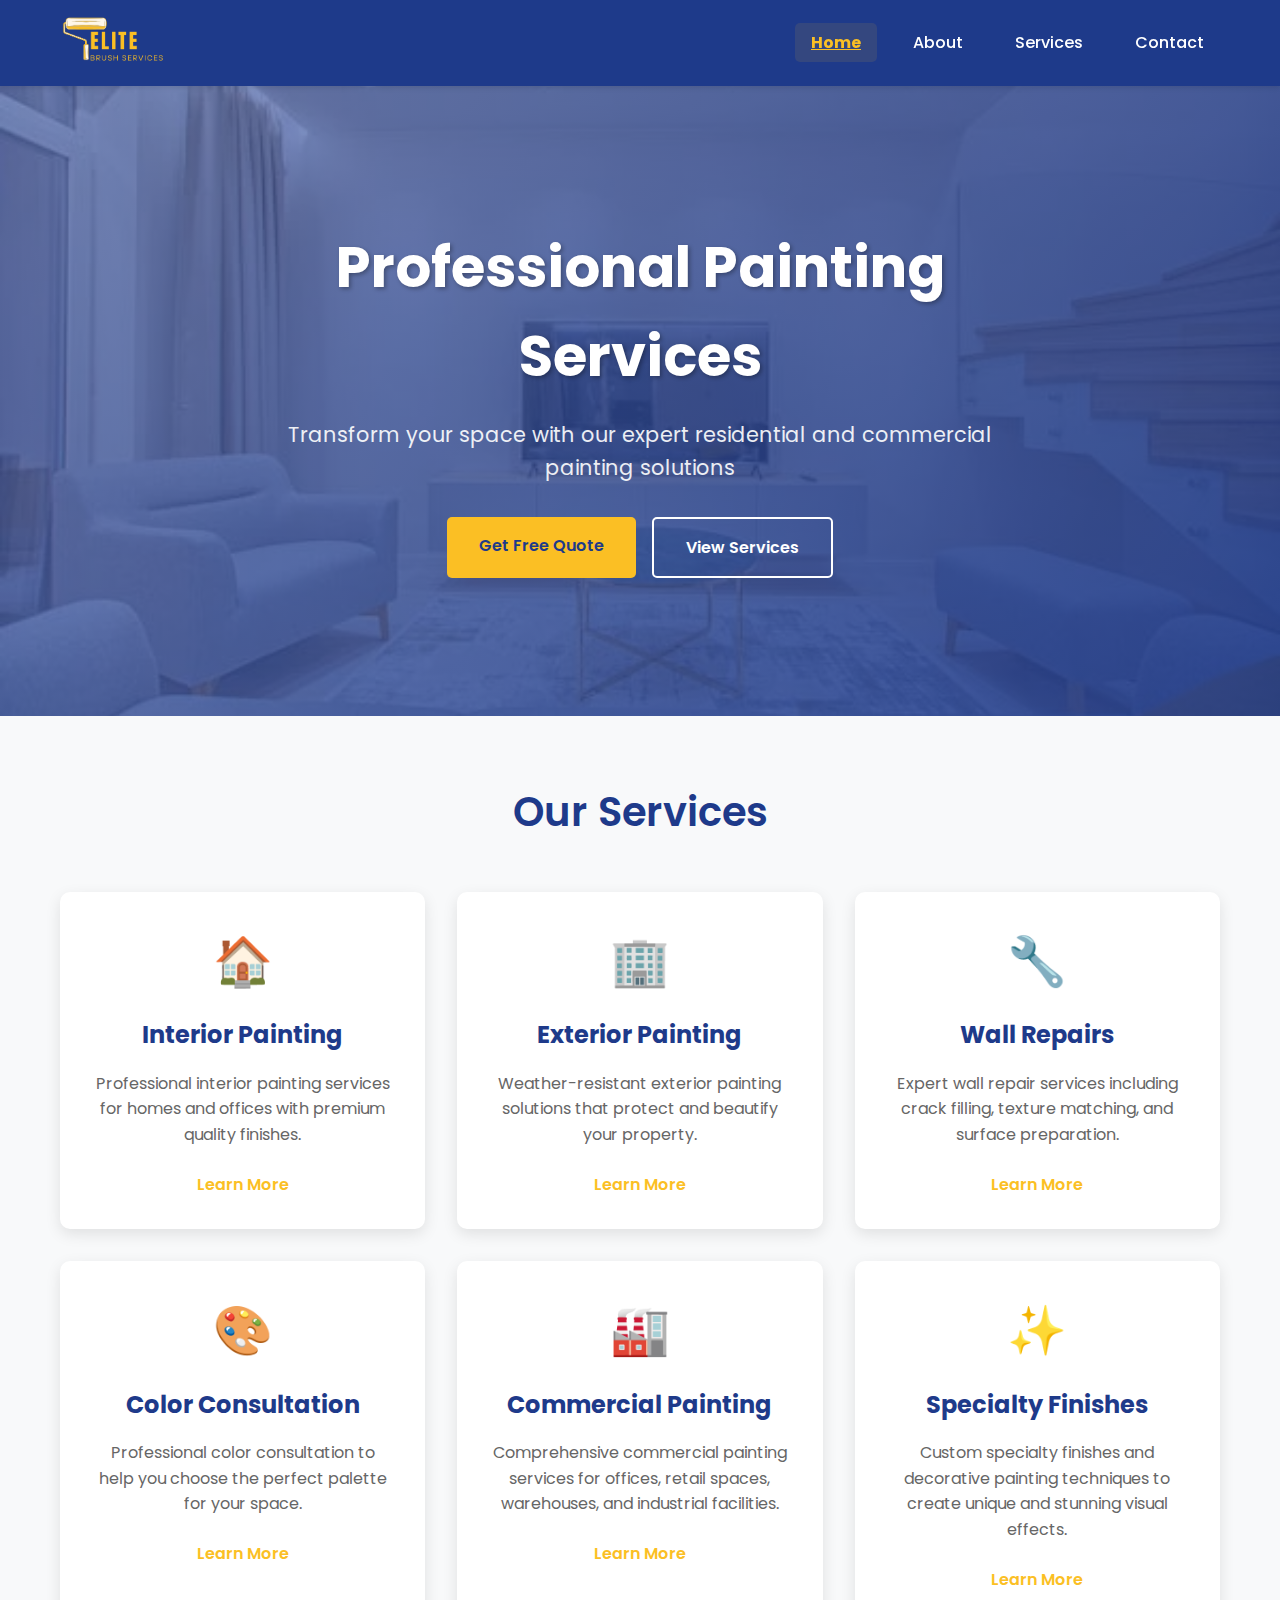
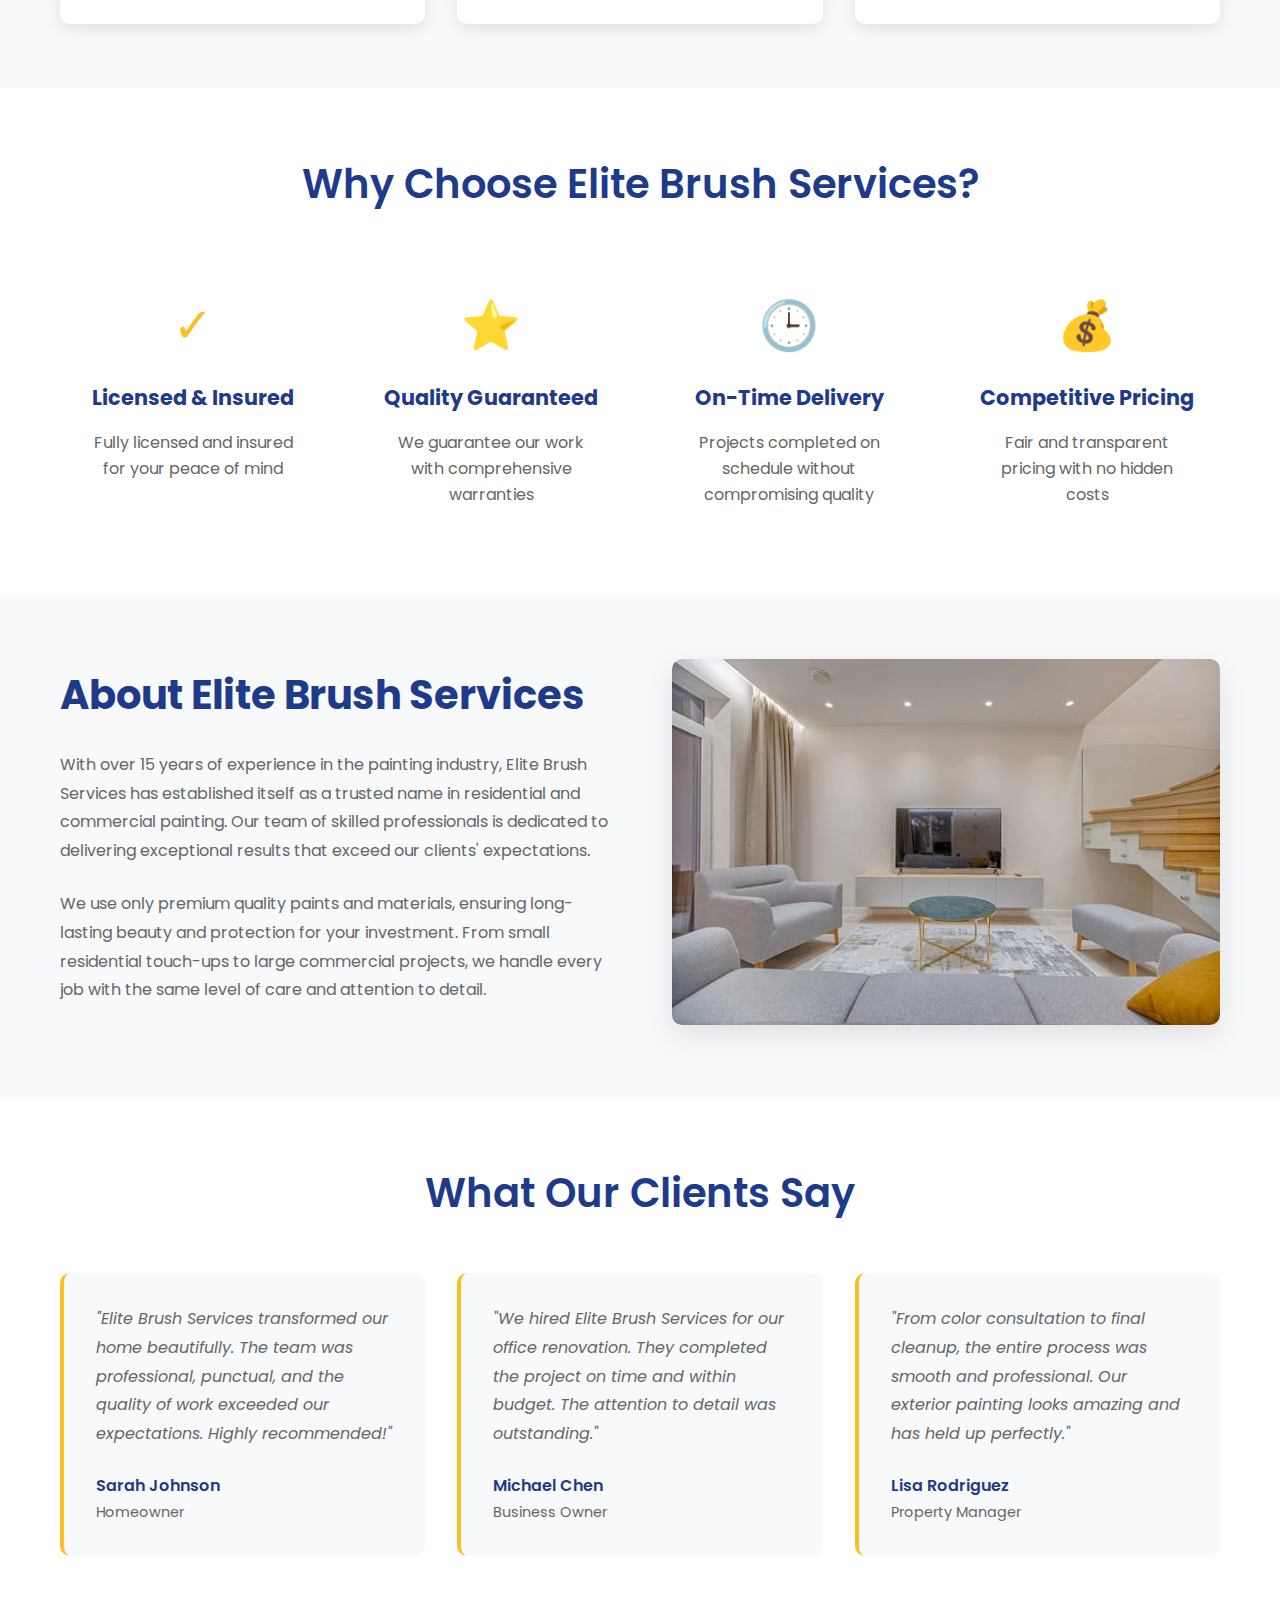
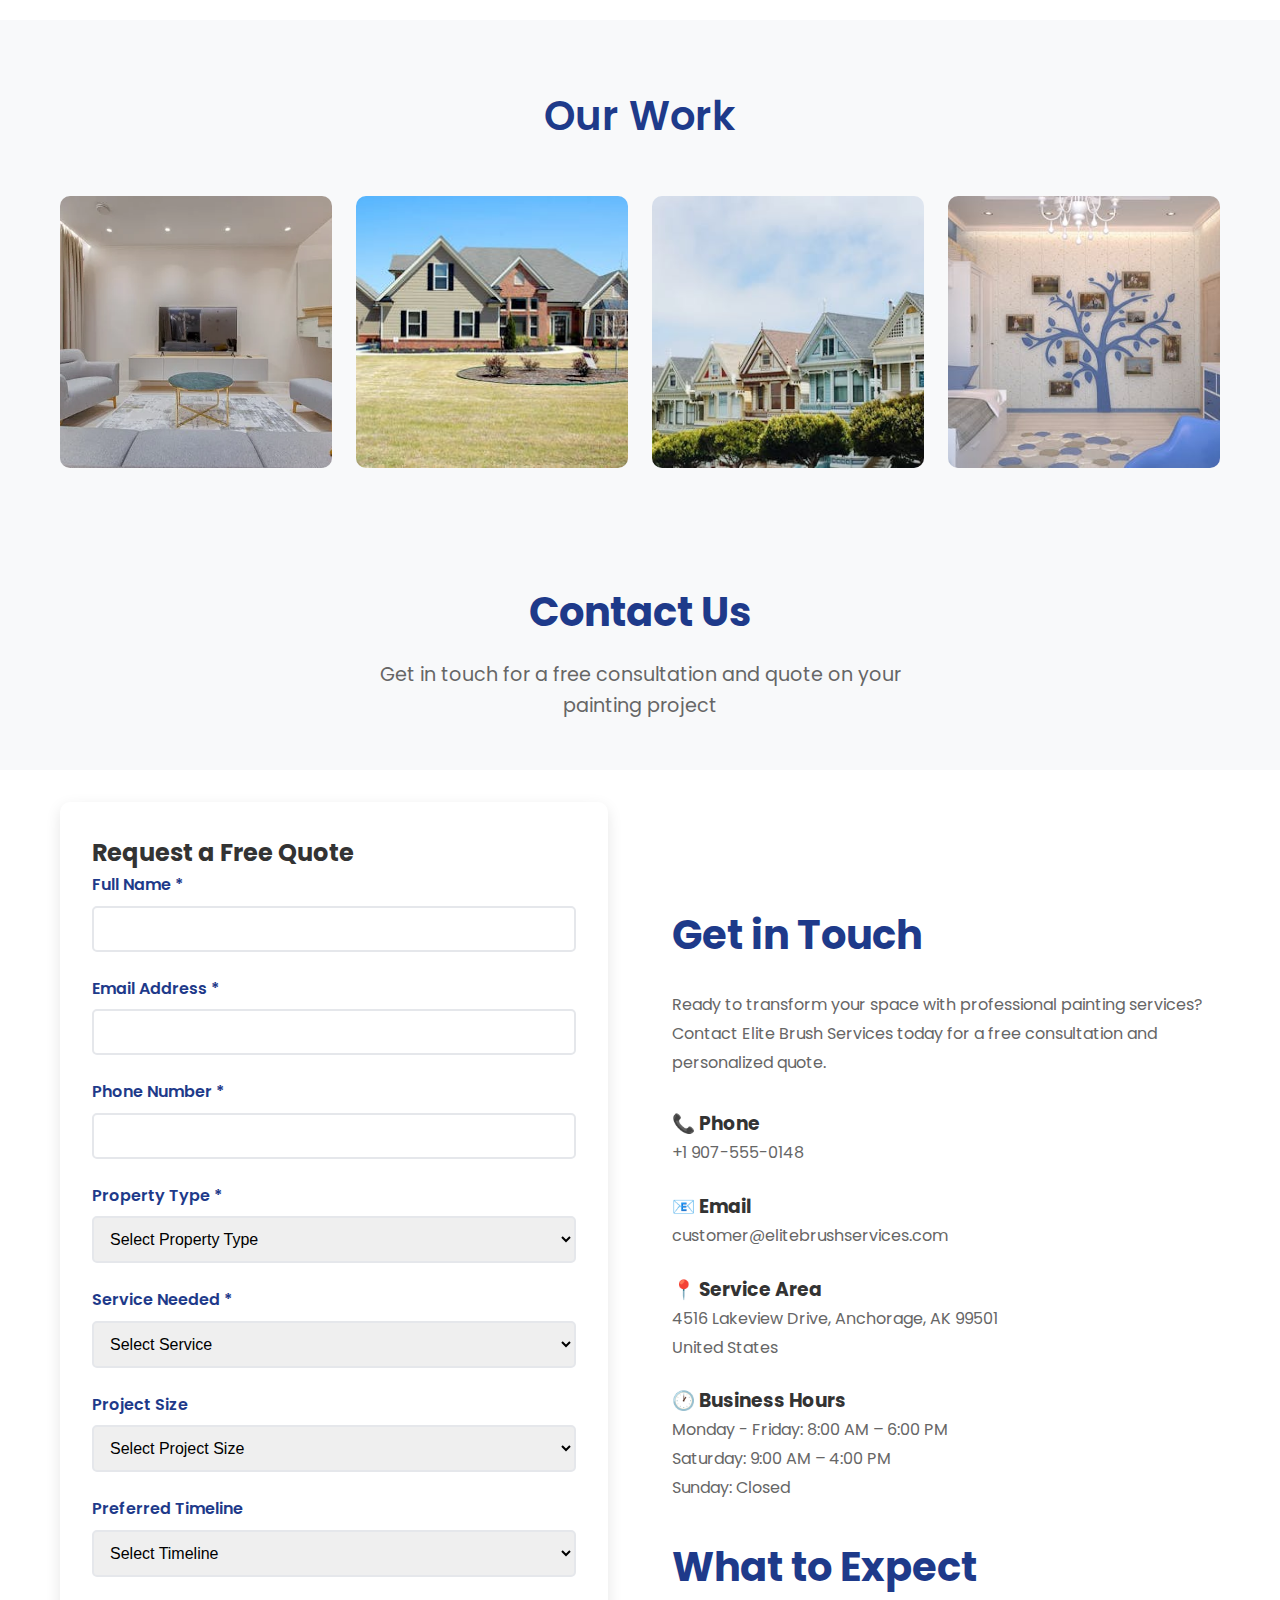
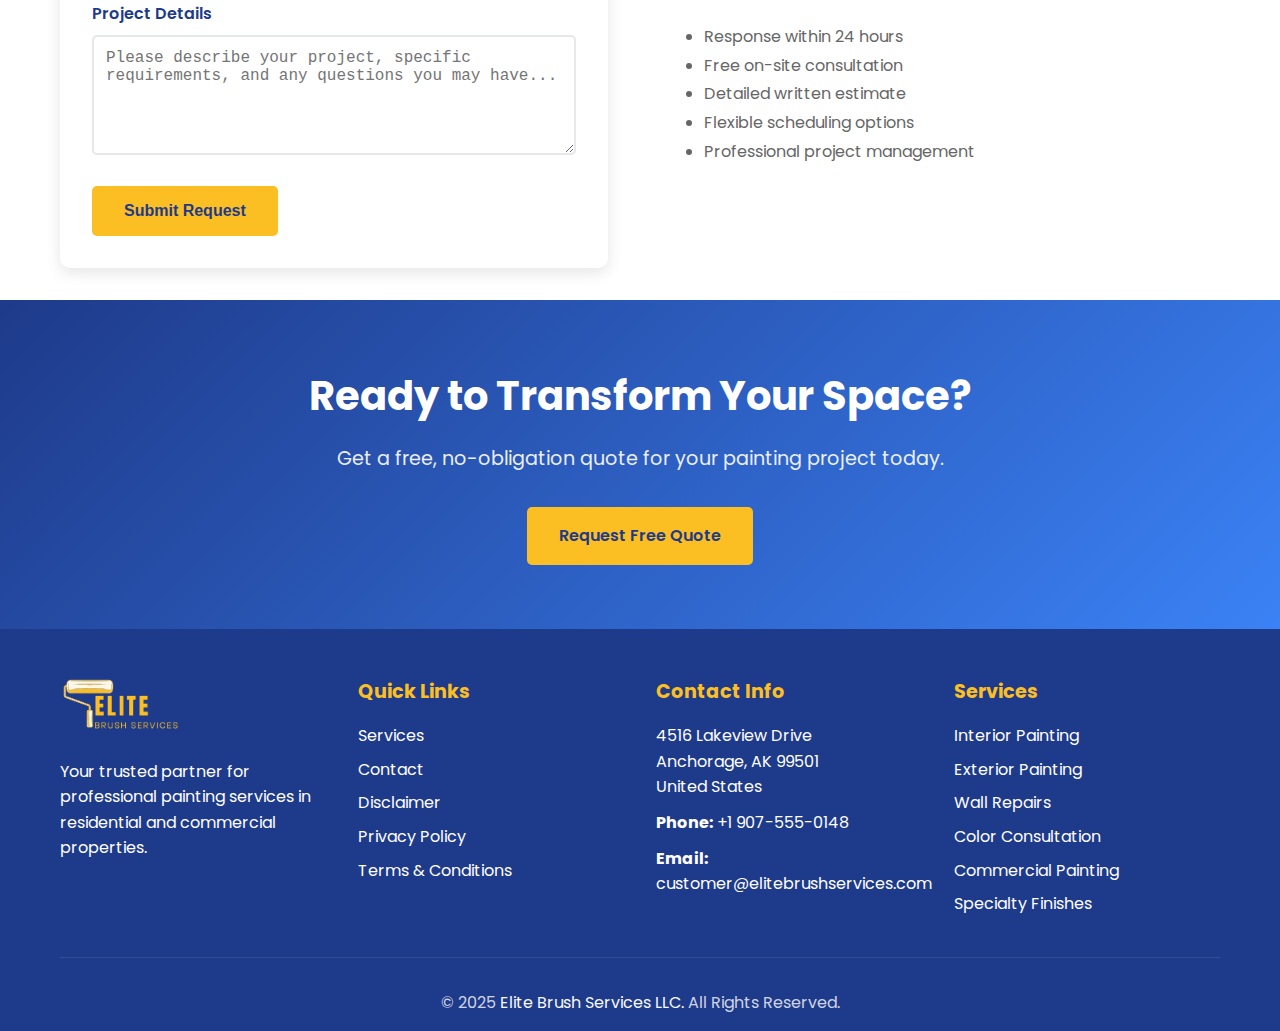
<file: index.html>
<!DOCTYPE html>
<html lang="en">
<head>
    <meta charset="UTF-8">
    <meta name="viewport" content="width=device-width, initial-scale=1.0">
    <title>Elite Brush Services - Professional Painting Services</title>
    <meta name="description" content="Elite Brush Services offers professional residential and commercial painting services including interior/exterior painting, wall repairs, and color consultation.">
    <link href="https://fonts.googleapis.com/css2?family=Poppins:wght@300;400;500;600;700&display=swap" rel="stylesheet">
    <link rel="stylesheet" href="styles.css">
    <link rel="shortcut icon" href="uploads/renovation.png" type="image/x-icon">
    <style>
        /* Basic styling */
.header {
    background: #1e3a8a;
    color: #fff;
    padding: 15px 0;
}
.header .container {
    display: flex;
    justify-content: space-between;
    align-items: center;
    flex-wrap: wrap;
}
.nav-brand h1 {
    margin: 0;
    font-size: 24px;
}
.nav-menu {
    list-style: none;
    display: flex;
    gap: 20px;
    margin: 0;
    padding: 0;
}
.nav-link {
    color: white;
    text-decoration: none;
}
.nav-link.active {
    font-weight: bold;
    text-decoration: underline;
}

/* Toggle button (hamburger) */
.menu-toggle {
    display: none;
    font-size: 28px;
    cursor: pointer;
    color: white;
}

/* Responsive styles */
@media (max-width: 768px) {
    .menu-toggle {
        display: block;
    }

    .nav {
        width: 100%;
        display: none;
    }

    .nav-menu {
        flex-direction: column;
        background: #444;
        padding: 10px;
    }

    .nav-menu li {
        margin-bottom: 10px;
    }

    .nav.active {
        display: block;
    }
}

    </style>
</head>
<body>
   <header class="header">
    <div class="container">
        <div class="nav-brand">
           <a href="index.html"> <img src="uploads/Painting-logo.png" alt="" width="35%"></a>
        </div>
        <div class="menu-toggle" id="menu-toggle">
            &#9776;
        </div>
        <nav class="nav" id="nav">
            <ul class="nav-menu">
                <li><a href="index.html" class="nav-link active">Home</a></li>
                <li><a href="#about" class="nav-link">About</a></li>
                <li><a href="#services" class="nav-link">Services</a></li>
                <li><a href="#contact" class="nav-link">Contact</a></li>
            </ul>
        </nav>
    </div>
</header>


    <main>
        <!-- Hero Section -->
        <section class="hero">
            <div class="hero-content">
                <h2 class="hero-title">Professional Painting Services</h2>
                <p class="hero-subtitle">Transform your space with our expert residential and commercial painting solutions</p>
                <div class="hero-buttons">
                    <a href="#contact" class="btn btn-primary">Get Free Quote</a>
                    <a href="#services" class="btn btn-secondary">View Services</a>
                </div>
            </div>
            <div class="hero-overlay"></div>
        </section>

        <!-- Services Section -->
        <section id="services" class="services-preview">
            <div class="container">
                <h2 class="section-title">Our Services</h2>
                <div class="services-grid">
                    <div class="service-card">
                        <div class="service-icon">🏠</div>
                        <h3>Interior Painting</h3>
                        <p>Professional interior painting services for homes and offices with premium quality finishes.</p>
                        <a href="interior-painting.html" class="service-link">Learn More</a>
                    </div>
                    <div class="service-card">
                        <div class="service-icon">🏢</div>
                        <h3>Exterior Painting</h3>
                        <p>Weather-resistant exterior painting solutions that protect and beautify your property.</p>
                        <a href="exterior-painting.html" class="service-link">Learn More</a>
                    </div>
                    <div class="service-card">
                        <div class="service-icon">🔧</div>
                        <h3>Wall Repairs</h3>
                        <p>Expert wall repair services including crack filling, texture matching, and surface preparation.</p>
                        <a href="wall-repair.html" class="service-link">Learn More</a>
                    </div>
                    <div class="service-card">
                        <div class="service-icon">🎨</div>
                        <h3>Color Consultation</h3>
                        <p>Professional color consultation to help you choose the perfect palette for your space.</p>
                        <a href="color-consultaion.html" class="service-link">Learn More</a>
                    </div>
                        <div class="service-card">
                        <div class="service-icon">🏭</div>
                        <h3>Commercial Painting</h3>
                        <p>Comprehensive commercial painting services for offices, retail spaces, warehouses, and industrial facilities.</p>
                       
                        <a href="commercial-painting.html" class="service-link">Learn More</a>
                    </div>
                       <div class="service-card">
                        <div class="service-icon">✨</div>
                        <h3>Specialty Finishes</h3>
                        <p>Custom specialty finishes and decorative painting techniques to create unique and stunning visual effects.</p>
                        <a href="speciality-finish.html" class="service-link">Learn More</a>
                    </div>
                </div>
            </div>
        </section>

        <!-- Why Choose Us Section -->
        <section class="why-choose-us">
            <div class="container">
                <h2 class="section-title">Why Choose Elite Brush Services?</h2>
                <div class="features-grid">
                    <div class="feature-item">
                        <div class="feature-icon">✓</div>
                        <h3>Licensed & Insured</h3>
                        <p>Fully licensed and insured for your peace of mind</p>
                    </div>
                    <div class="feature-item">
                        <div class="feature-icon">⭐</div>
                        <h3>Quality Guaranteed</h3>
                        <p>We guarantee our work with comprehensive warranties</p>
                    </div>
                    <div class="feature-item">
                        <div class="feature-icon">🕒</div>
                        <h3>On-Time Delivery</h3>
                        <p>Projects completed on schedule without compromising quality</p>
                    </div>
                    <div class="feature-item">
                        <div class="feature-icon">💰</div>
                        <h3>Competitive Pricing</h3>
                        <p>Fair and transparent pricing with no hidden costs</p>
                    </div>
                </div>
            </div>
        </section>

        <!-- About Section -->
        <section id="about" class="about-preview">
            <div class="container">
                <div class="about-content">
                    <div class="about-text">
                        <h2>About Elite Brush Services</h2>
                        <p>With over 15 years of experience in the painting industry, Elite Brush Services has established itself as a trusted name in residential and commercial painting. Our team of skilled professionals is dedicated to delivering exceptional results that exceed our clients' expectations.</p>
                        <p>We use only premium quality paints and materials, ensuring long-lasting beauty and protection for your investment. From small residential touch-ups to large commercial projects, we handle every job with the same level of care and attention to detail.</p>
                        
                    </div>
                    <div class="about-image">
                        <img src="uploads/about.png" alt="Professional painters at work">
                    </div>
                </div>
            </div>
        </section>

        <!-- Testimonials Section -->
        <section class="testimonials">
            <div class="container">
                <h2 class="section-title">What Our Clients Say</h2>
                <div class="testimonials-grid">
                    <div class="testimonial-card">
                        <div class="testimonial-content">
                            <p>"Elite Brush Services transformed our home beautifully. The team was professional, punctual, and the quality of work exceeded our expectations. Highly recommended!"</p>
                        </div>
                        <div class="testimonial-author">
                            <h4>Sarah Johnson</h4>
                            <span>Homeowner</span>
                        </div>
                    </div>
                    <div class="testimonial-card">
                        <div class="testimonial-content">
                            <p>"We hired Elite Brush Services for our office renovation. They completed the project on time and within budget. The attention to detail was outstanding."</p>
                        </div>
                        <div class="testimonial-author">
                            <h4>Michael Chen</h4>
                            <span>Business Owner</span>
                        </div>
                    </div>
                    <div class="testimonial-card">
                        <div class="testimonial-content">
                            <p>"From color consultation to final cleanup, the entire process was smooth and professional. Our exterior painting looks amazing and has held up perfectly."</p>
                        </div>
                        <div class="testimonial-author">
                            <h4>Lisa Rodriguez</h4>
                            <span>Property Manager</span>
                        </div>
                    </div>
                </div>
            </div>
        </section>

        <!-- Gallery Section -->
        <section class="gallery">
            <div class="container">
                <h2 class="section-title">Our Work</h2>
                <div class="gallery-grid">
                    <div class="gallery-item">
                        <img src="uploads/about.png" alt="Interior painting project">
                        <div class="gallery-overlay">
                            <h3>Interior Painting</h3>
                        </div>
                    </div>
                    <div class="gallery-item">
                        <img src="uploads/exterior.jpeg" alt="Exterior house painting">
                        <div class="gallery-overlay">
                            <h3>Exterior Painting</h3>
                        </div>
                    </div>
                    <div class="gallery-item">
                        <img src="uploads/commercial.jpeg">
                        <div class="gallery-overlay">
                            <h3>Commercial Project</h3>
                        </div>
                    </div>
                    <div class="gallery-item">
                        <img src="uploads/textile.jpeg" alt="Wall texture work">
                        <div class="gallery-overlay">
                            <h3>Texture Coating</h3>
                        </div>
                    </div>
                </div>
            </div>
        </section>

           <main>
        <section id="contact" class="page-header">
            <div class="container">
                <h1>Contact Us</h1>
                <p>Get in touch for a free consultation and quote on your painting project</p>
            </div>
        </section>

        <section class="page-content">
            <div class="container">
                <div class="about-content">
                    <div class="contact-form">
                        <h2>Request a Free Quote</h2>
                    <form id="serviceRequestForm">
    <div class="form-group">
        <label for="name">Full Name *</label>
        <input type="text" id="name" name="name" required>
    </div>
    
    <div class="form-group">
        <label for="email">Email Address *</label>
        <input type="email" id="email" name="email" required>
    </div>
    
    <div class="form-group">
        <label for="phone">Phone Number *</label>
        <input type="tel" id="phone" name="phone" required>
    </div>
    
    <div class="form-group">
        <label for="property-type">Property Type *</label>
        <select id="property-type" name="property-type" required>
            <option value="">Select Property Type</option>
            <option value="residential">Residential</option>
            <option value="commercial">Commercial</option>
            <option value="industrial">Industrial</option>
        </select>
    </div>
    
    <div class="form-group">
        <label for="service-type">Service Needed *</label>
        <select id="service-type" name="service-type" required>
            <option value="">Select Service</option>
            <option value="interior-painting">Interior Painting</option>
            <option value="exterior-painting">Exterior Painting</option>
            <option value="wall-repairs">Wall Repairs</option>
            <option value="color-consultation">Color Consultation</option>
            <option value="specialty-finishes">Specialty Finishes</option>
            <option value="maintenance">Maintenance Services</option>
        </select>
    </div>
    
    <div class="form-group">
        <label for="project-size">Project Size</label>
        <select id="project-size" name="project-size">
            <option value="">Select Project Size</option>
            <option value="small">Small (1-2 rooms)</option>
            <option value="medium">Medium (3-5 rooms)</option>
            <option value="large">Large (Whole house/building)</option>
            <option value="commercial">Commercial Project</option>
        </select>
    </div>
    
    <div class="form-group">
        <label for="timeline">Preferred Timeline</label>
        <select id="timeline" name="timeline">
            <option value="">Select Timeline</option>
            <option value="asap">ASAP</option>
            <option value="1-2-weeks">1-2 Weeks</option>
            <option value="1-month">Within 1 Month</option>
            <option value="flexible">Flexible</option>
        </select>
    </div>
    
    <div class="form-group">
        <label for="message">Project Details</label>
        <textarea id="message" name="message" placeholder="Please describe your project, specific requirements, and any questions you may have..."></textarea>
    </div>
    
    <button type="submit" class="btn btn-primary">Submit Request</button>
</form>

<script>
    document.getElementById('serviceRequestForm').addEventListener('submit', function (e) {
        e.preventDefault(); // prevent actual submission

        const form = e.target;
        const requiredFields = form.querySelectorAll('[required]');
        let isValid = true;

        requiredFields.forEach(field => {
            if (!field.value.trim()) {
                isValid = false;
                field.style.border = "2px solid red";
            } else {
                field.style.border = "";
            }
        });

        if (isValid) {
            // Show popup
            alert("Thank you! Your service request has been submitted.");
            form.reset(); // Reset form
        } else {
            alert("Please fill out all required fields.");
        }
    });
</script>

                    </div>
                    
                   <div class="about-text">
    <h2>Get in Touch</h2>
    <p>Ready to transform your space with professional painting services? Contact Elite Brush Services today for a free consultation and personalized quote.</p>
    
    <div style="margin: 2rem 0;">
        <h3>📞 Phone</h3>
        <p style="color: #666; margin-bottom: 1.5rem;">
            <a href="tel:+19075550148" style="color: inherit; text-decoration: none;">+1 907-555-0148</a>
        </p>
        
        <h3>📧 Email</h3>
        <p style="color: #666; margin-bottom: 1.5rem;">
            <a href="mailto:customer@elitebrushservices.com" style="color: inherit; text-decoration: none;">customer@elitebrushservices.com</a>
        </p>
        
        <h3>📍 Service Area</h3>
        <p style="color: #666; margin-bottom: 1.5rem;">
            4516 Lakeview Drive, Anchorage, AK 99501<br>
            United States
        </p>
        
        <h3>🕐 Business Hours</h3>
        <p style="color: #666; margin-bottom: 1.5rem;">
            Monday - Friday: 8:00 AM – 6:00 PM<br>
            Saturday: 9:00 AM – 4:00 PM<br>
            Sunday: Closed
        </p>
    </div>
    
    <h2>What to Expect</h2>
    <ul style="color: #666; line-height: 1.8; margin-left: 2rem;">
        <li>Response within 24 hours</li>
        <li>Free on-site consultation</li>
        <li>Detailed written estimate</li>
        <li>Flexible scheduling options</li>
        <li>Professional project management</li>
    </ul>
</div>

                </div>
            </div>
        </section>

     
    </main>


        <!-- Call to Action Section -->
        <section class="cta">
            <div class="container">
                <div class="cta-content">
                    <h2>Ready to Transform Your Space?</h2>
                    <p>Get a free, no-obligation quote for your painting project today.</p>
                    <a href="#contact" class="btn btn-primary">Request Free Quote</a>
                </div>
            </div>
        </section>
    </main>

    <footer class="footer">
        <div class="container">
            <div class="footer-content">
                <div class="footer-section">
                     <a href="index.html"> <img src="uploads/Painting-logo.png" alt="" width="45%" style="margin-bottom: 20px;"></a>
                    <p>Your trusted partner for professional painting services in residential and commercial properties.</p>
                </div>
                <div class="footer-section">
                    <h3>Quick Links</h3>
                    <ul>
                       
                        <li><a href="#services">Services</a></li>
                        <li><a href="#contact">Contact</a></li>
                        <li><a href="disclaimer.html">Disclaimer</a></li>
                          <li><a href="privacy-policy.html">Privacy Policy</a></li>
                        <li><a href="terms-conditions.html">Terms & Conditions</a></li>
                    </ul>
                </div>
             <div class="footer-section">
    <h3>Contact Info</h3>
    <p style="margin-bottom: 10px;">4516 Lakeview Drive<br>
    Anchorage, AK 99501<br>
    United States</p>
    
    <p style="margin-bottom: 10px;">
        <strong>Phone:</strong> 
        <a href="tel:+19075550148" style="color: inherit; text-decoration: none;">
            +1 907-555-0148
        </a>
    </p>

    <p style="margin-bottom: 10px;">
        <strong>Email:</strong> 
        <a href="mailto:customer@elitebrushservices.com" style="color: inherit; text-decoration: none;">
            customer@elitebrushservices.com
        </a>
    </p>
</div>

                <div class="footer-section">
                    <h3>Services</h3>
                    <ul>
                        <li><a href="interior-painting.html">Interior Painting</a></li>
                        <li><a href="exterior-painting.html">Exterior Painting</a></li>
                        <li><a href="wall-repair.html">Wall Repairs</a></li>
                        <li><a href="color-consultaion.html">Color Consultation</a></li>
                        <li><a href="commercial-painting.html">Commercial Painting</a></li>
                        <li><a href="speciality-finish.html">Specialty Finishes</a></li>
                    </ul>
                </div>
            </div>
            <div class="footer-bottom">
                <p>&copy; 2025 <a href="https://elitebrushservices.com" target="_blank" style="text-decoration: none; color: #f8f9fa;">Elite Brush Services LLC. </a>All Rights Reserved.</p>
            </div>
        </div>
    </footer>
    <script>
    const toggle = document.getElementById('menu-toggle');
    const nav = document.getElementById('nav');

    toggle.addEventListener('click', () => {
        nav.classList.toggle('active');
    });
</script>

</body>
</html>
</file>
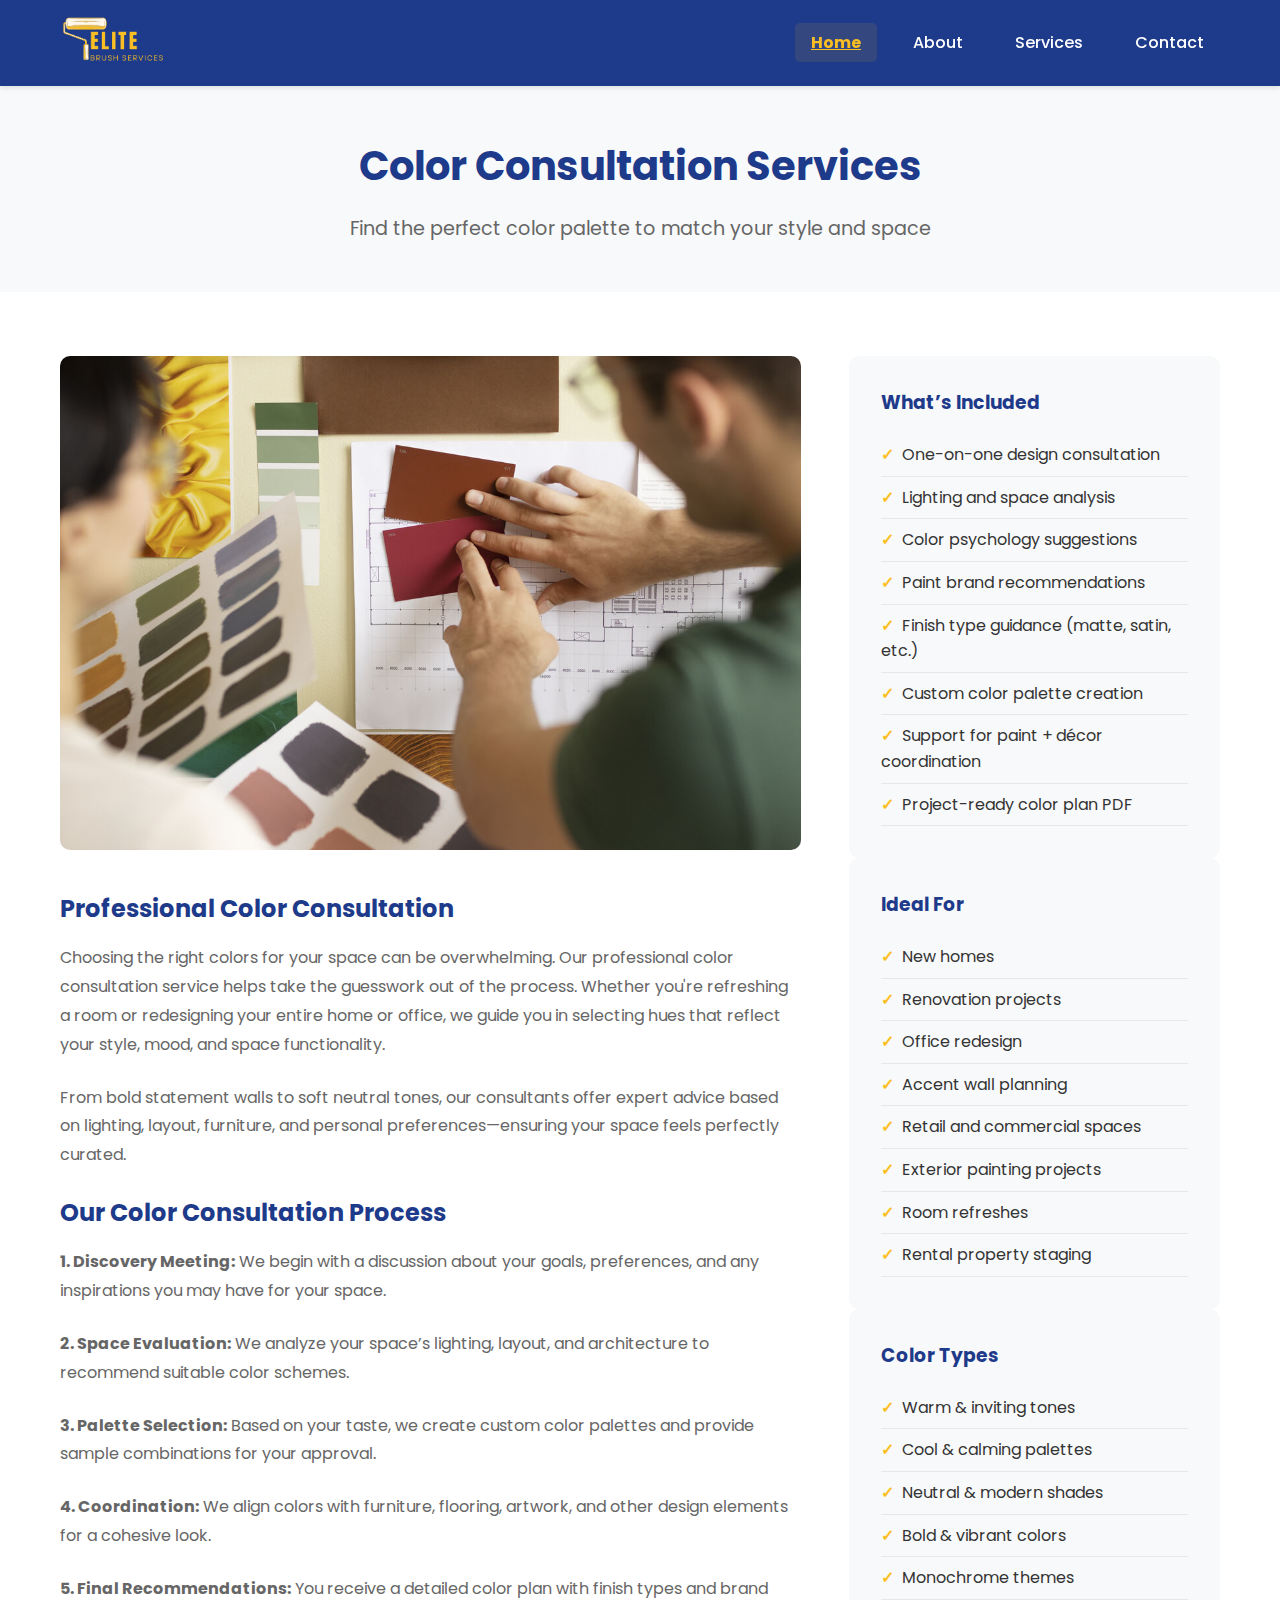
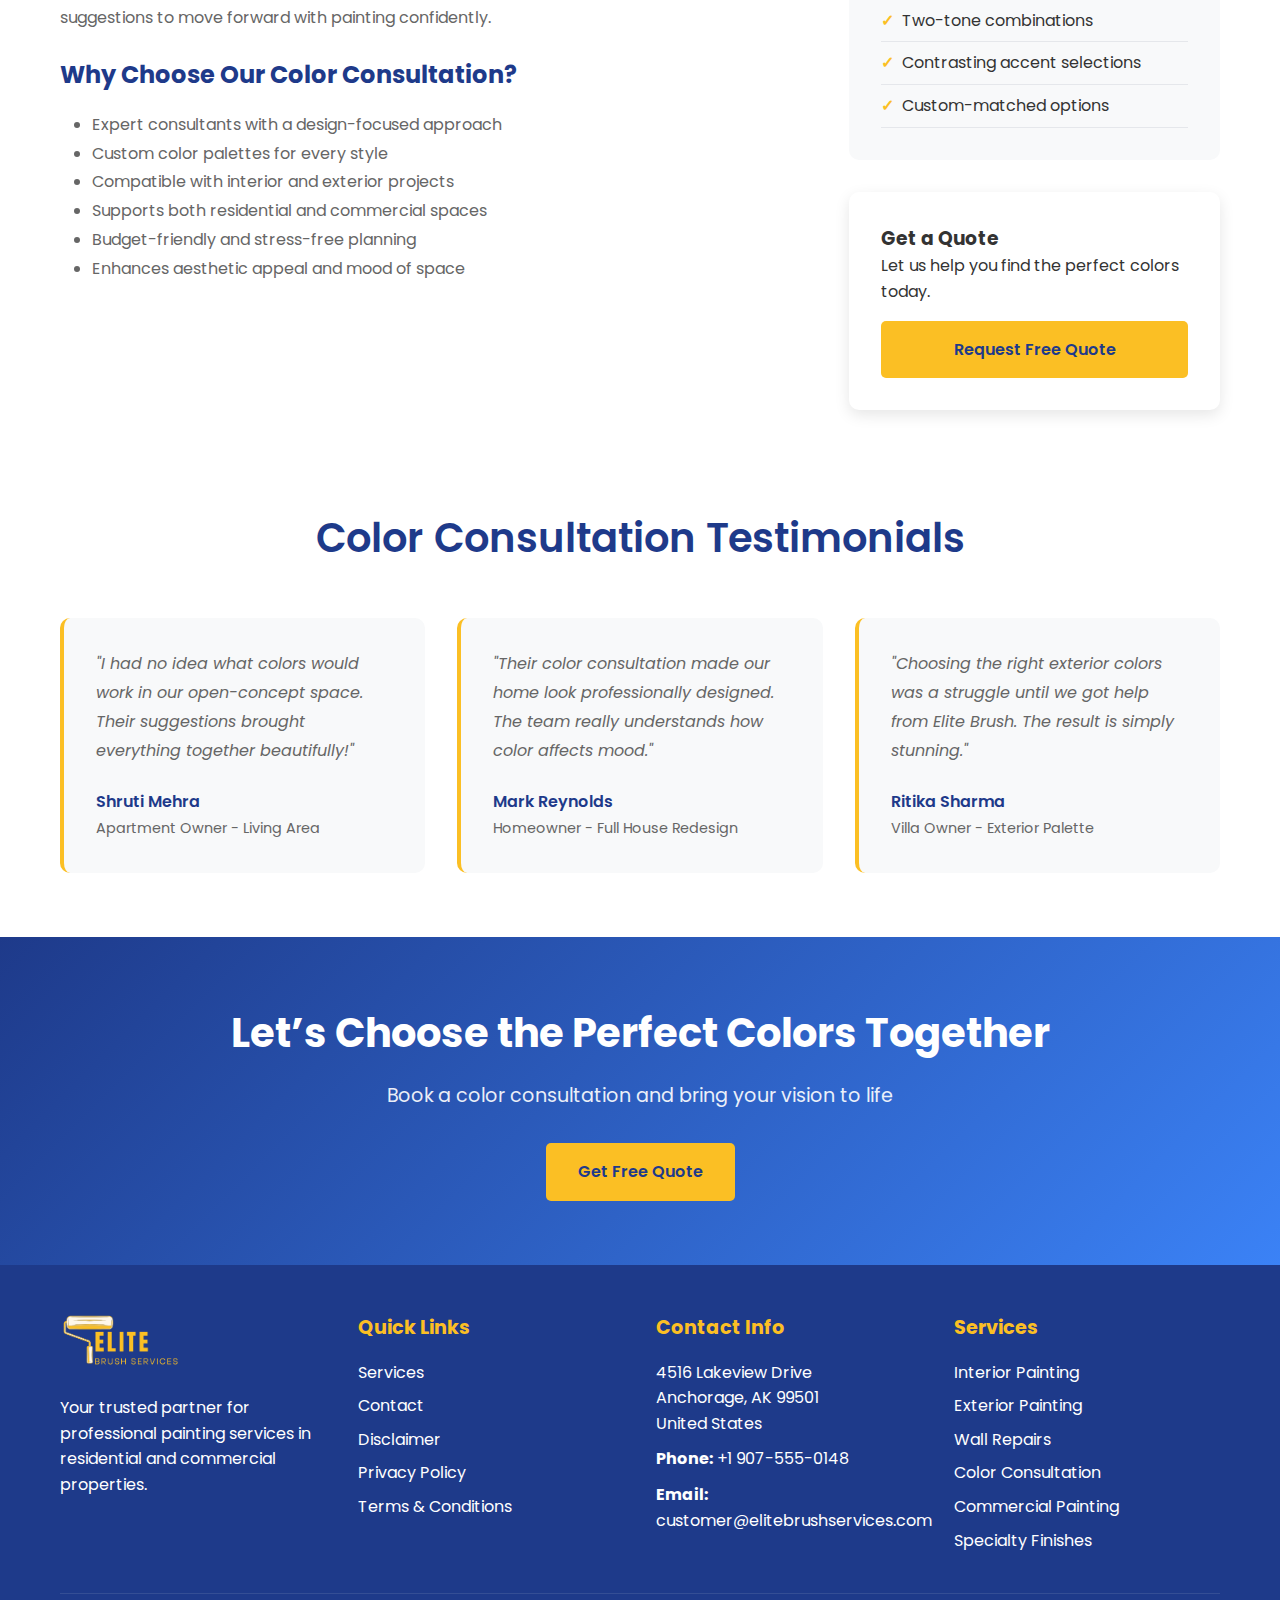
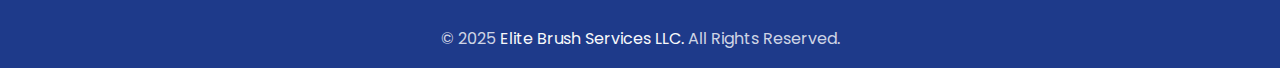
<file: color-consultaion.html>
<!DOCTYPE html>
<html lang="en">
<head>
    <meta charset="UTF-8">
    <meta name="viewport" content="width=device-width, initial-scale=1.0">
    <title>Elite Brush Services - Professional Painting Services</title>
    <meta name="description" content="Elite Brush Services offers professional residential and commercial painting services including interior/exterior painting, wall repairs, and color consultation.">
    <link href="https://fonts.googleapis.com/css2?family=Poppins:wght@300;400;500;600;700&display=swap" rel="stylesheet">
    <link rel="stylesheet" href="styles.css">
    <link rel="shortcut icon" href="uploads/renovation.png" type="image/x-icon">
    <style>
        /* Basic styling */
.header {
    background: #1e3a8a;
    color: #fff;
    padding: 15px 0;
}
.header .container {
    display: flex;
    justify-content: space-between;
    align-items: center;
    flex-wrap: wrap;
}
.nav-brand h1 {
    margin: 0;
    font-size: 24px;
}
.nav-menu {
    list-style: none;
    display: flex;
    gap: 20px;
    margin: 0;
    padding: 0;
}
.nav-link {
    color: white;
    text-decoration: none;
}
.nav-link.active {
    font-weight: bold;
    text-decoration: underline;
}

/* Toggle button (hamburger) */
.menu-toggle {
    display: none;
    font-size: 28px;
    cursor: pointer;
    color: white;
}

/* Responsive styles */
@media (max-width: 768px) {
    .menu-toggle {
        display: block;
    }

    .nav {
        width: 100%;
        display: none;
    }

    .nav-menu {
        flex-direction: column;
        background: #444;
        padding: 10px;
    }

    .nav-menu li {
        margin-bottom: 10px;
    }

    .nav.active {
        display: block;
    }
}

    </style>
</head>
<body>
   <header class="header">
    <div class="container">
        <div class="nav-brand">
           <a href="index.html"> <img src="uploads/Painting-logo.png" alt="" width="35%"></a>
        </div>
        <div class="menu-toggle" id="menu-toggle">
            &#9776;
        </div>
        <nav class="nav" id="nav">
            <ul class="nav-menu">
                <li><a href="index.html" class="nav-link active">Home</a></li>
                <li><a href="index.html#about" class="nav-link">About</a></li>
                <li><a href="index.html#services" class="nav-link">Services</a></li>
                <li><a href="index.html#contact" class="nav-link">Contact</a></li>
            </ul>
        </nav>
    </div>
</header>

<main>
    <section class="page-header">
        <div class="container">
            <h1>Color Consultation Services</h1>
            <p>Find the perfect color palette to match your style and space</p>
        </div>
    </section>

    <section class="page-content">
        <div class="container">
            <div class="service-detail">
                <div class="service-main">
                    <img src="uploads/Color Consultation.jpg" alt="Color consultation service">

                    <h2>Professional Color Consultation</h2>
                    <p>Choosing the right colors for your space can be overwhelming. Our professional color consultation service helps take the guesswork out of the process. Whether you're refreshing a room or redesigning your entire home or office, we guide you in selecting hues that reflect your style, mood, and space functionality.</p>

                    <p>From bold statement walls to soft neutral tones, our consultants offer expert advice based on lighting, layout, furniture, and personal preferences—ensuring your space feels perfectly curated.</p>

                    <h2>Our Color Consultation Process</h2>
                    <p><strong>1. Discovery Meeting:</strong> We begin with a discussion about your goals, preferences, and any inspirations you may have for your space.</p>

                    <p><strong>2. Space Evaluation:</strong> We analyze your space’s lighting, layout, and architecture to recommend suitable color schemes.</p>

                    <p><strong>3. Palette Selection:</strong> Based on your taste, we create custom color palettes and provide sample combinations for your approval.</p>

                    <p><strong>4. Coordination:</strong> We align colors with furniture, flooring, artwork, and other design elements for a cohesive look.</p>

                    <p><strong>5. Final Recommendations:</strong> You receive a detailed color plan with finish types and brand suggestions to move forward with painting confidently.</p>

                    <h2>Why Choose Our Color Consultation?</h2>
                    <ul style="color: #666; line-height: 1.8; margin-left: 2rem; margin-bottom: 2rem;">
                        <li>Expert consultants with a design-focused approach</li>
                        <li>Custom color palettes for every style</li>
                        <li>Compatible with interior and exterior projects</li>
                        <li>Supports both residential and commercial spaces</li>
                        <li>Budget-friendly and stress-free planning</li>
                        <li>Enhances aesthetic appeal and mood of space</li>
                    </ul>
                </div>

                <div class="service-sidebar">
                    <div class="service-features">
                        <h3>What’s Included</h3>
                        <ul>
                            <li>One-on-one design consultation</li>
                            <li>Lighting and space analysis</li>
                            <li>Color psychology suggestions</li>
                            <li>Paint brand recommendations</li>
                            <li>Finish type guidance (matte, satin, etc.)</li>
                            <li>Custom color palette creation</li>
                            <li>Support for paint + décor coordination</li>
                            <li>Project-ready color plan PDF</li>
                        </ul>
                    </div>

                    <div class="service-features">
                        <h3>Ideal For</h3>
                        <ul>
                            <li>New homes</li>
                            <li>Renovation projects</li>
                            <li>Office redesign</li>
                            <li>Accent wall planning</li>
                            <li>Retail and commercial spaces</li>
                            <li>Exterior painting projects</li>
                            <li>Room refreshes</li>
                            <li>Rental property staging</li>
                        </ul>
                    </div>

                    <div class="service-features">
                        <h3>Color Types</h3>
                        <ul>
                            <li>Warm & inviting tones</li>
                            <li>Cool & calming palettes</li>
                            <li>Neutral & modern shades</li>
                            <li>Bold & vibrant colors</li>
                            <li>Monochrome themes</li>
                            <li>Two-tone combinations</li>
                            <li>Contrasting accent selections</li>
                            <li>Custom-matched options</li>
                        </ul>
                    </div>

                    <div class="contact-form" style="margin-top: 2rem;">
                        <h3>Get a Quote</h3>
                        <p>Let us help you find the perfect colors today.</p>
                        <a href="index.html#contact" class="btn btn-primary" style="display: block; text-align: center; margin-top: 1rem;">Request Free Quote</a>
                    </div>
                </div>
            </div>
        </div>
    </section>

    <section class="testimonials">
        <div class="container">
            <h2 class="section-title">Color Consultation Testimonials</h2>
            <div class="testimonials-grid">
                <div class="testimonial-card">
                    <div class="testimonial-content">
                        <p>"I had no idea what colors would work in our open-concept space. Their suggestions brought everything together beautifully!"</p>
                    </div>
                    <div class="testimonial-author">
                        <h4>Shruti Mehra</h4>
                        <span>Apartment Owner - Living Area</span>
                    </div>
                </div>
                <div class="testimonial-card">
                    <div class="testimonial-content">
                        <p>"Their color consultation made our home look professionally designed. The team really understands how color affects mood."</p>
                    </div>
                    <div class="testimonial-author">
                        <h4>Mark Reynolds</h4>
                        <span>Homeowner - Full House Redesign</span>
                    </div>
                </div>
                <div class="testimonial-card">
                    <div class="testimonial-content">
                        <p>"Choosing the right exterior colors was a struggle until we got help from Elite Brush. The result is simply stunning."</p>
                    </div>
                    <div class="testimonial-author">
                        <h4>Ritika Sharma</h4>
                        <span>Villa Owner - Exterior Palette</span>
                    </div>
                </div>
            </div>
        </div>
    </section>

    <section class="cta">
        <div class="container">
            <div class="cta-content">
                <h2>Let’s Choose the Perfect Colors Together</h2>
                <p>Book a color consultation and bring your vision to life</p>
                <a href="index.html#contact" class="btn btn-primary">Get Free Quote</a>
            </div>
        </div>
    </section>
</main>


     <footer class="footer">
        <div class="container">
            <div class="footer-content">
                <div class="footer-section">
                     <a href="index.html"> <img src="uploads/Painting-logo.png" alt="" width="45%" style="margin-bottom: 20px;"></a>
                    <p>Your trusted partner for professional painting services in residential and commercial properties.</p>
                </div>
                <div class="footer-section">
                    <h3>Quick Links</h3>
                    <ul>
                      
                        <li><a href="index.html#services">Services</a></li>
                        <li><a href="index.html#contact">Contact</a></li>
                          <li><a href="disclaimer.html">Disclaimer</a></li>
                          <li><a href="privacy-policy.html">Privacy Policy</a></li>
                        <li><a href="terms-conditions.html">Terms & Conditions</a></li>
                    </ul>
                </div>
             <div class="footer-section">
    <h3>Contact Info</h3>
    <p style="margin-bottom: 10px;">4516 Lakeview Drive<br>
    Anchorage, AK 99501<br>
    United States</p>
    
    <p style="margin-bottom: 10px;">
        <strong>Phone:</strong> 
        <a href="tel:+19075550148" style="color: inherit; text-decoration: none;">
            +1 907-555-0148
        </a>
    </p>

    <p style="margin-bottom: 10px;">
        <strong>Email:</strong> 
        <a href="mailto:customer@elitebrushservices.com" style="color: inherit; text-decoration: none;">
            customer@elitebrushservices.com
        </a>
    </p>
</div>

                <div class="footer-section">
                    <h3>Services</h3>
                    <ul>
                        <li><a href="interior-painting.html">Interior Painting</a></li>
                        <li><a href="exterior-painting.html">Exterior Painting</a></li>
                        <li><a href="wall-repair.html">Wall Repairs</a></li>
                        <li><a href="color-consultaion.html">Color Consultation</a></li>
                        <li><a href="commercial-painting.html">Commercial Painting</a></li>
                        <li><a href="speciality-finish.html">Specialty Finishes</a></li>
                    </ul>
                </div>
            </div>
            <div class="footer-bottom">
                <p>&copy; 2025 <a href="https://elitebrushservices.com" target="_blank" style="text-decoration: none; color: #f8f9fa;">Elite Brush Services LLC. </a>All Rights Reserved.</p>
            </div>
        </div>
    </footer>
    <script>
    const toggle = document.getElementById('menu-toggle');
    const nav = document.getElementById('nav');

    toggle.addEventListener('click', () => {
        nav.classList.toggle('active');
    });
</script>

</body>
</html>
</file>
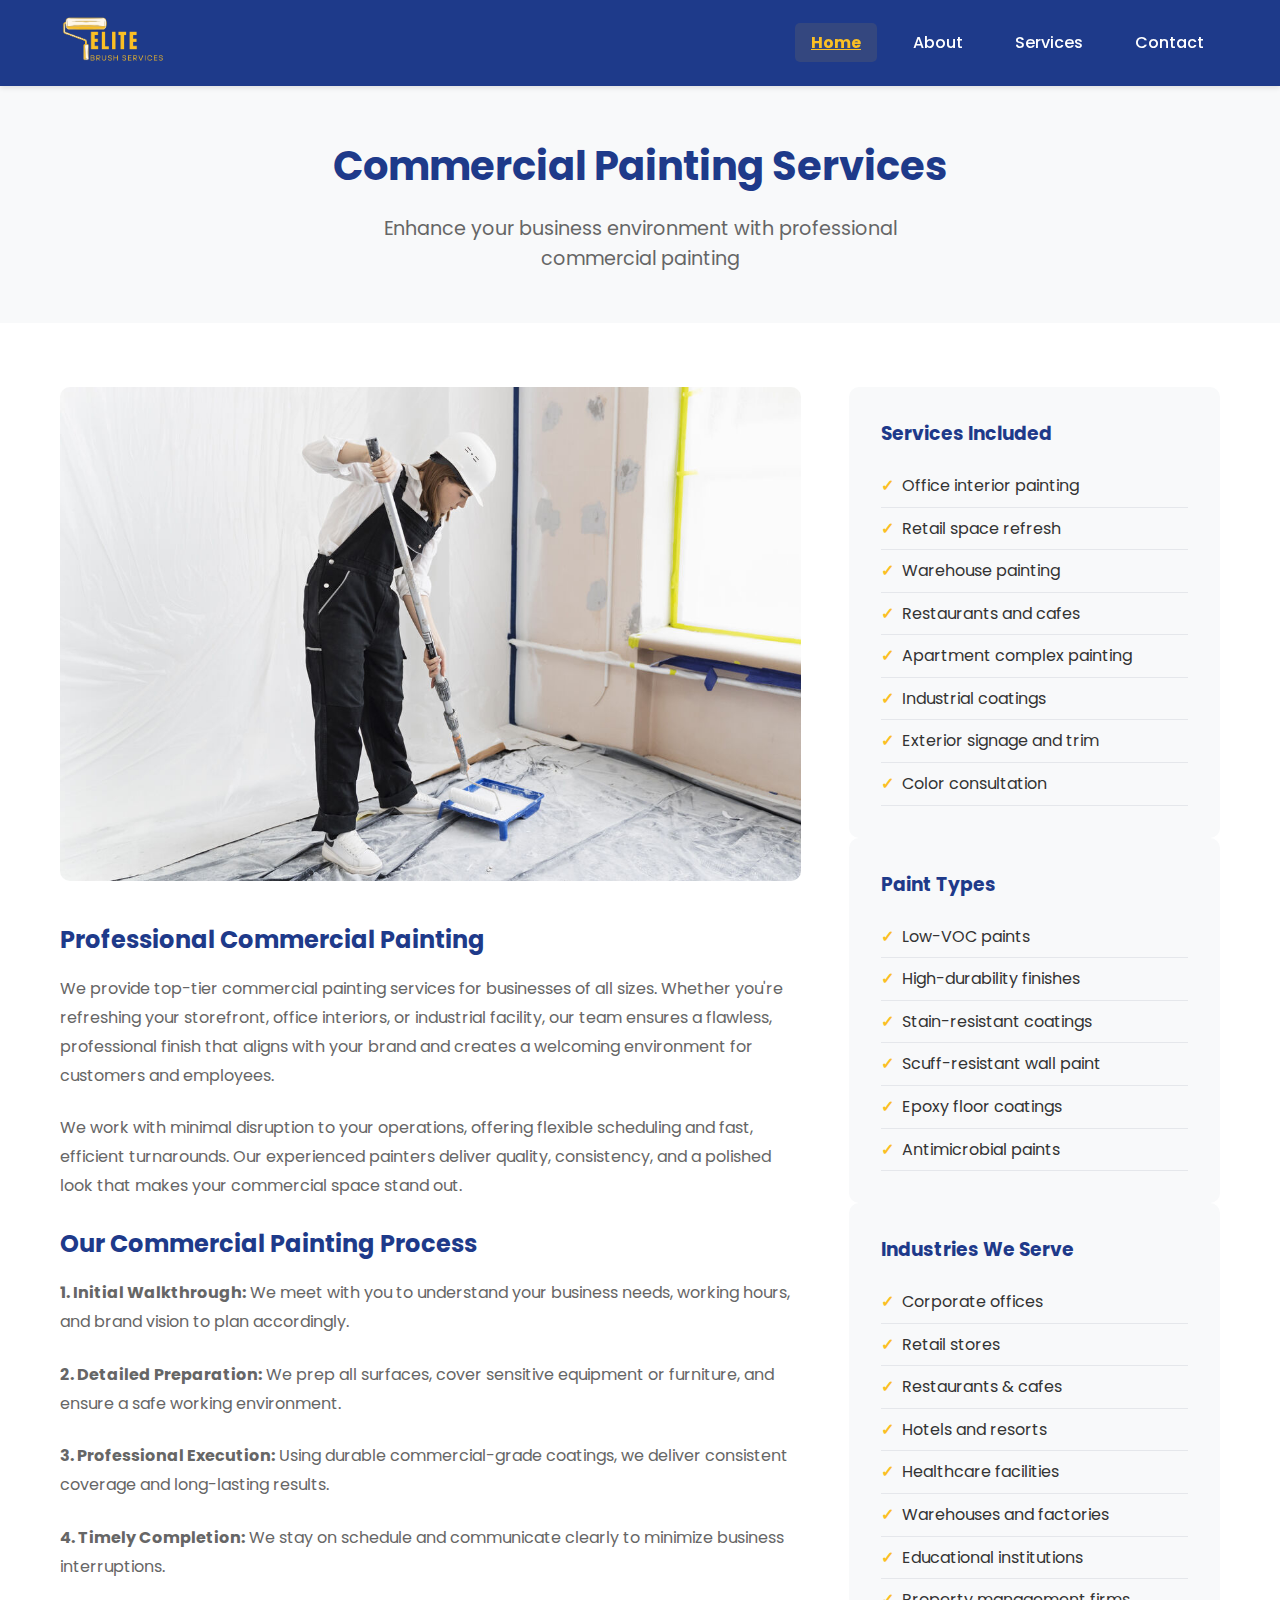
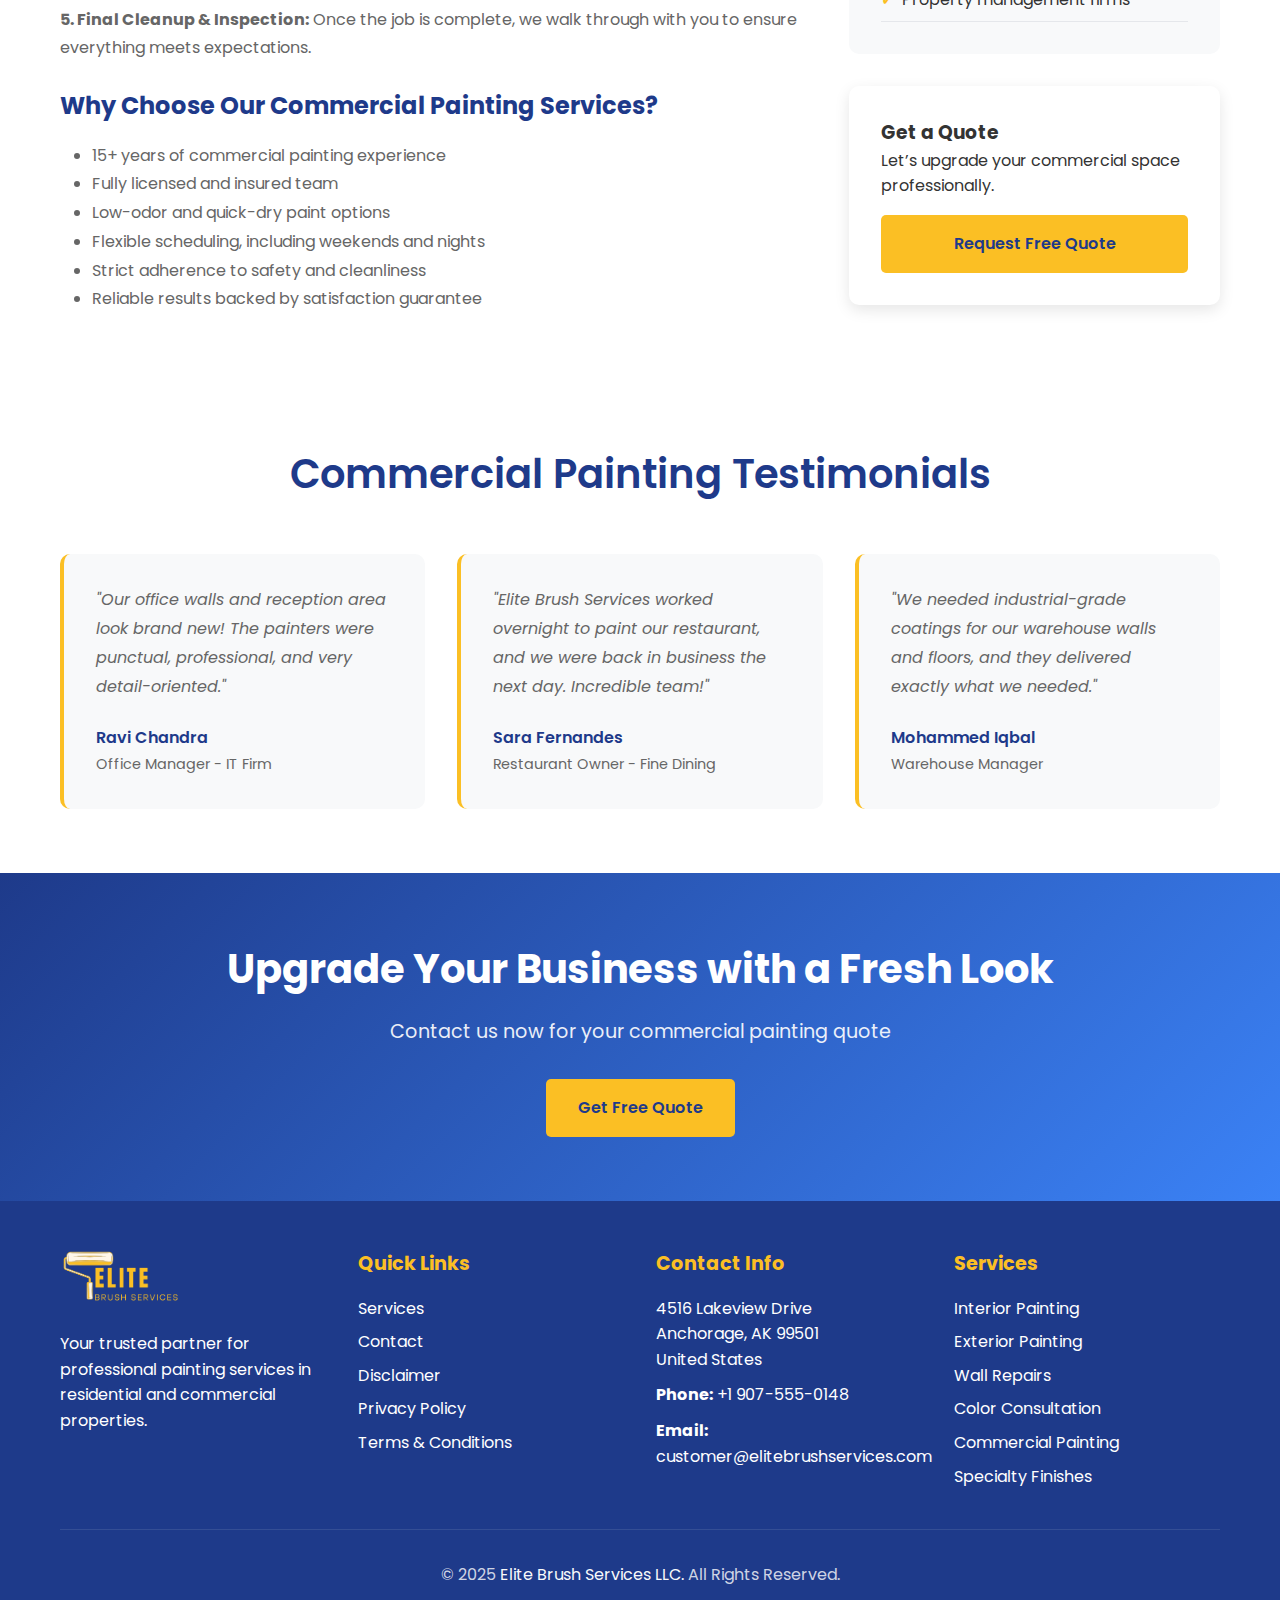
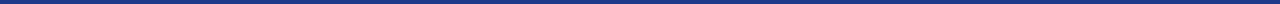
<file: commercial-painting.html>
<!DOCTYPE html>
<html lang="en">
<head>
    <meta charset="UTF-8">
    <meta name="viewport" content="width=device-width, initial-scale=1.0">
    <title>Elite Brush Services - Professional Painting Services</title>
    <meta name="description" content="Elite Brush Services offers professional residential and commercial painting services including interior/exterior painting, wall repairs, and color consultation.">
    <link href="https://fonts.googleapis.com/css2?family=Poppins:wght@300;400;500;600;700&display=swap" rel="stylesheet">
    <link rel="stylesheet" href="styles.css">
    <link rel="shortcut icon" href="uploads/renovation.png" type="image/x-icon">
    <style>
        /* Basic styling */
.header {
    background: #1e3a8a;
    color: #fff;
    padding: 15px 0;
}
.header .container {
    display: flex;
    justify-content: space-between;
    align-items: center;
    flex-wrap: wrap;
}
.nav-brand h1 {
    margin: 0;
    font-size: 24px;
}
.nav-menu {
    list-style: none;
    display: flex;
    gap: 20px;
    margin: 0;
    padding: 0;
}
.nav-link {
    color: white;
    text-decoration: none;
}
.nav-link.active {
    font-weight: bold;
    text-decoration: underline;
}

/* Toggle button (hamburger) */
.menu-toggle {
    display: none;
    font-size: 28px;
    cursor: pointer;
    color: white;
}

/* Responsive styles */
@media (max-width: 768px) {
    .menu-toggle {
        display: block;
    }

    .nav {
        width: 100%;
        display: none;
    }

    .nav-menu {
        flex-direction: column;
        background: #444;
        padding: 10px;
    }

    .nav-menu li {
        margin-bottom: 10px;
    }

    .nav.active {
        display: block;
    }
}

    </style>
</head>
<body>
   <header class="header">
    <div class="container">
        <div class="nav-brand">
           <a href="index.html"> <img src="uploads/Painting-logo.png" alt="" width="35%"></a>
        </div>
        <div class="menu-toggle" id="menu-toggle">
            &#9776;
        </div>
        <nav class="nav" id="nav">
            <ul class="nav-menu">
                <li><a href="index.html" class="nav-link active">Home</a></li>
                <li><a href="index.html#about" class="nav-link">About</a></li>
                <li><a href="index.html#services" class="nav-link">Services</a></li>
                <li><a href="index.html#contact" class="nav-link">Contact</a></li>
            </ul>
        </nav>
    </div>
</header>

<main>
    <section class="page-header">
        <div class="container">
            <h1>Commercial Painting Services</h1>
            <p>Enhance your business environment with professional commercial painting</p>
        </div>
    </section>

    <section class="page-content">
        <div class="container">
            <div class="service-detail">
                <div class="service-main">
                    <img src="uploads/Commercial Painting.jpg" alt="Commercial painting service">

                    <h2>Professional Commercial Painting</h2>
                    <p>We provide top-tier commercial painting services for businesses of all sizes. Whether you're refreshing your storefront, office interiors, or industrial facility, our team ensures a flawless, professional finish that aligns with your brand and creates a welcoming environment for customers and employees.</p>

                    <p>We work with minimal disruption to your operations, offering flexible scheduling and fast, efficient turnarounds. Our experienced painters deliver quality, consistency, and a polished look that makes your commercial space stand out.</p>

                    <h2>Our Commercial Painting Process</h2>
                    <p><strong>1. Initial Walkthrough:</strong> We meet with you to understand your business needs, working hours, and brand vision to plan accordingly.</p>

                    <p><strong>2. Detailed Preparation:</strong> We prep all surfaces, cover sensitive equipment or furniture, and ensure a safe working environment.</p>

                    <p><strong>3. Professional Execution:</strong> Using durable commercial-grade coatings, we deliver consistent coverage and long-lasting results.</p>

                    <p><strong>4. Timely Completion:</strong> We stay on schedule and communicate clearly to minimize business interruptions.</p>

                    <p><strong>5. Final Cleanup & Inspection:</strong> Once the job is complete, we walk through with you to ensure everything meets expectations.</p>

                    <h2>Why Choose Our Commercial Painting Services?</h2>
                    <ul style="color: #666; line-height: 1.8; margin-left: 2rem; margin-bottom: 2rem;">
                        <li>15+ years of commercial painting experience</li>
                        <li>Fully licensed and insured team</li>
                        <li>Low-odor and quick-dry paint options</li>
                        <li>Flexible scheduling, including weekends and nights</li>
                        <li>Strict adherence to safety and cleanliness</li>
                        <li>Reliable results backed by satisfaction guarantee</li>
                    </ul>
                </div>

                <div class="service-sidebar">
                    <div class="service-features">
                        <h3>Services Included</h3>
                        <ul>
                            <li>Office interior painting</li>
                            <li>Retail space refresh</li>
                            <li>Warehouse painting</li>
                            <li>Restaurants and cafes</li>
                            <li>Apartment complex painting</li>
                            <li>Industrial coatings</li>
                            <li>Exterior signage and trim</li>
                            <li>Color consultation</li>
                        </ul>
                    </div>

                    <div class="service-features">
                        <h3>Paint Types</h3>
                        <ul>
                            <li>Low-VOC paints</li>
                            <li>High-durability finishes</li>
                            <li>Stain-resistant coatings</li>
                            <li>Scuff-resistant wall paint</li>
                            <li>Epoxy floor coatings</li>
                            <li>Antimicrobial paints</li>
                        </ul>
                    </div>

                    <div class="service-features">
                        <h3>Industries We Serve</h3>
                        <ul>
                            <li>Corporate offices</li>
                            <li>Retail stores</li>
                            <li>Restaurants & cafes</li>
                            <li>Hotels and resorts</li>
                            <li>Healthcare facilities</li>
                            <li>Warehouses and factories</li>
                            <li>Educational institutions</li>
                            <li>Property management firms</li>
                        </ul>
                    </div>

                    <div class="contact-form" style="margin-top: 2rem;">
                        <h3>Get a Quote</h3>
                        <p>Let’s upgrade your commercial space professionally.</p>
                        <a href="index.html#contact" class="btn btn-primary" style="display: block; text-align: center; margin-top: 1rem;">Request Free Quote</a>
                    </div>
                </div>
            </div>
        </div>
    </section>

    <section class="testimonials">
        <div class="container">
            <h2 class="section-title">Commercial Painting Testimonials</h2>
            <div class="testimonials-grid">
                <div class="testimonial-card">
                    <div class="testimonial-content">
                        <p>"Our office walls and reception area look brand new! The painters were punctual, professional, and very detail-oriented."</p>
                    </div>
                    <div class="testimonial-author">
                        <h4>Ravi Chandra</h4>
                        <span>Office Manager - IT Firm</span>
                    </div>
                </div>
                <div class="testimonial-card">
                    <div class="testimonial-content">
                        <p>"Elite Brush Services worked overnight to paint our restaurant, and we were back in business the next day. Incredible team!"</p>
                    </div>
                    <div class="testimonial-author">
                        <h4>Sara Fernandes</h4>
                        <span>Restaurant Owner - Fine Dining</span>
                    </div>
                </div>
                <div class="testimonial-card">
                    <div class="testimonial-content">
                        <p>"We needed industrial-grade coatings for our warehouse walls and floors, and they delivered exactly what we needed."</p>
                    </div>
                    <div class="testimonial-author">
                        <h4>Mohammed Iqbal</h4>
                        <span>Warehouse Manager</span>
                    </div>
                </div>
            </div>
        </div>
    </section>

    <section class="cta">
        <div class="container">
            <div class="cta-content">
                <h2>Upgrade Your Business with a Fresh Look</h2>
                <p>Contact us now for your commercial painting quote</p>
                <a href="index.html#contact" class="btn btn-primary">Get Free Quote</a>
            </div>
        </div>
    </section>
</main>


    <footer class="footer">
        <div class="container">
            <div class="footer-content">
                <div class="footer-section">
                     <a href="index.html"> <img src="uploads/Painting-logo.png" alt="" width="45%" style="margin-bottom: 20px;"></a>
                    <p>Your trusted partner for professional painting services in residential and commercial properties.</p>
                </div>
                <div class="footer-section">
                    <h3>Quick Links</h3>
                    <ul>
                       
                        <li><a href="index.html#services">Services</a></li>
                        <li><a href="index.html#contact">Contact</a></li>
                          <li><a href="disclaimer.html">Disclaimer</a></li>
                          <li><a href="privacy-policy.html">Privacy Policy</a></li>
                        <li><a href="terms-conditions.html">Terms & Conditions</a></li>
                    </ul>
                </div>
             <div class="footer-section">
    <h3>Contact Info</h3>
    <p style="margin-bottom: 10px;">4516 Lakeview Drive<br>
    Anchorage, AK 99501<br>
    United States</p>
    
    <p style="margin-bottom: 10px;">
        <strong>Phone:</strong> 
        <a href="tel:+19075550148" style="color: inherit; text-decoration: none;">
            +1 907-555-0148
        </a>
    </p>

    <p style="margin-bottom: 10px;">
        <strong>Email:</strong> 
        <a href="mailto:customer@elitebrushservices.com" style="color: inherit; text-decoration: none;">
            customer@elitebrushservices.com
        </a>
    </p>
</div>

                <div class="footer-section">
                    <h3>Services</h3>
                    <ul>
                        <li><a href="interior-painting.html">Interior Painting</a></li>
                        <li><a href="exterior-painting.html">Exterior Painting</a></li>
                        <li><a href="wall-repair.html">Wall Repairs</a></li>
                        <li><a href="color-consultaion.html">Color Consultation</a></li>
                        <li><a href="commercial-painting.html">Commercial Painting</a></li>
                        <li><a href="speciality-finish.html">Specialty Finishes</a></li>
                    </ul>
                </div>
            </div>
            <div class="footer-bottom">
                <p>&copy; 2025 <a href="https://elitebrushservices.com" target="_blank" style="text-decoration: none; color: #f8f9fa;">Elite Brush Services LLC. </a>All Rights Reserved.</p>
            </div>
        </div>
    </footer>
    <script>
    const toggle = document.getElementById('menu-toggle');
    const nav = document.getElementById('nav');

    toggle.addEventListener('click', () => {
        nav.classList.toggle('active');
    });
</script>

</body>
</html>
</file>
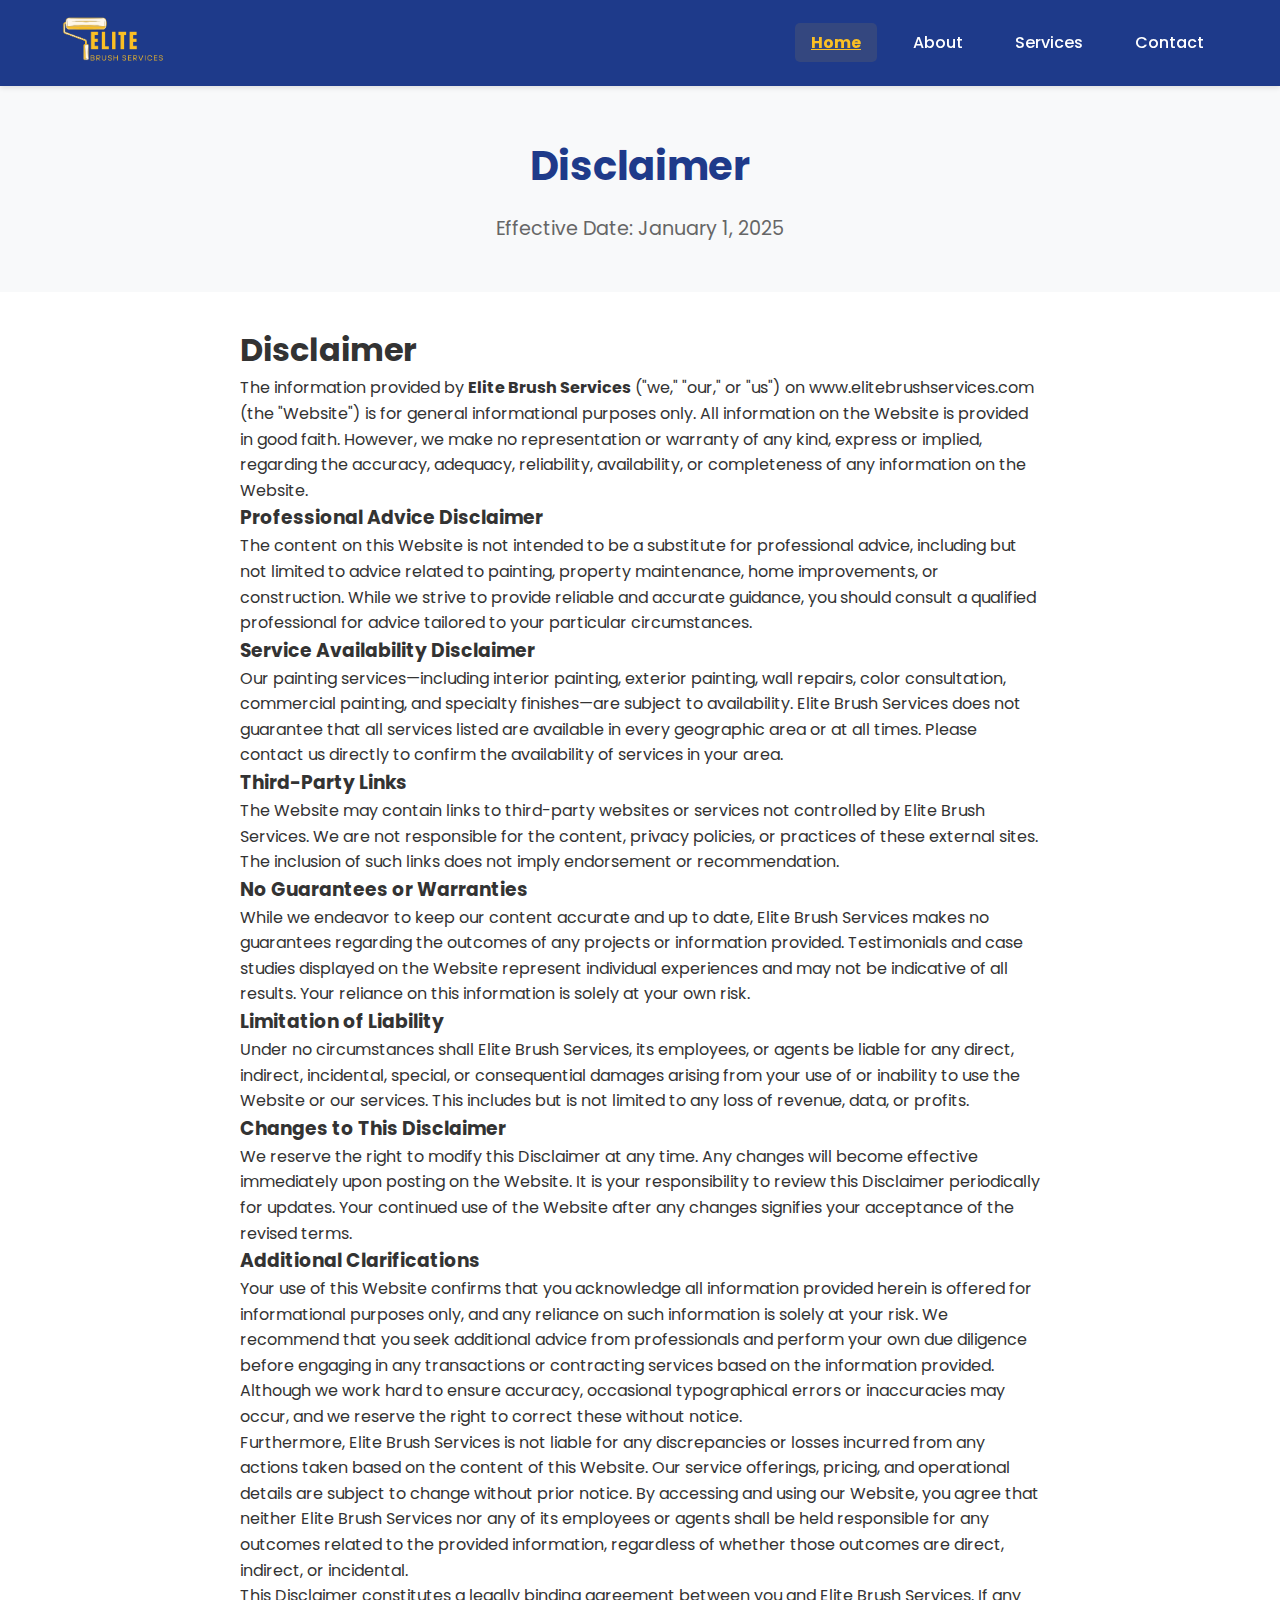
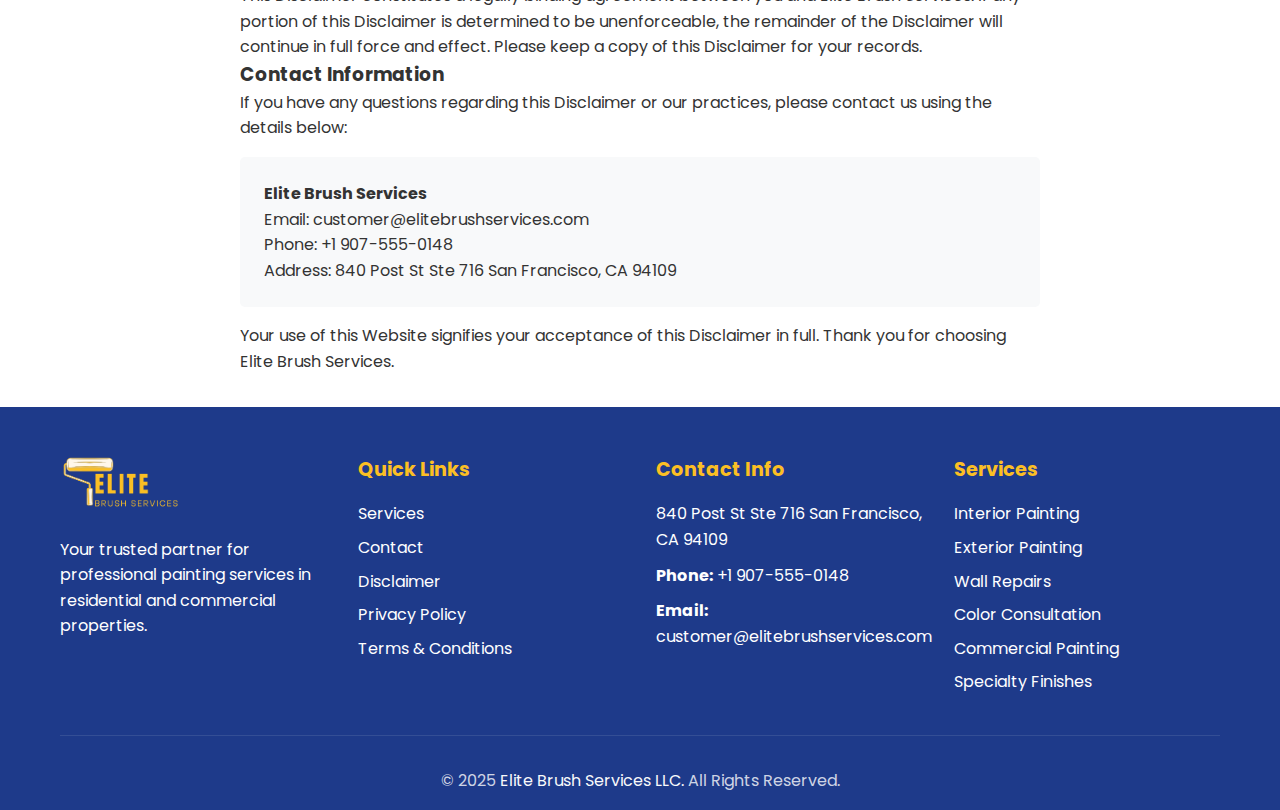
<file: disclaimer.html>
<!DOCTYPE html>
<html lang="en">
<head>
    <meta charset="UTF-8">
    <meta name="viewport" content="width=device-width, initial-scale=1.0">
    <title>Elite Brush Services - Professional Painting Services</title>
    <meta name="description" content="Elite Brush Services offers professional residential and commercial painting services including interior/exterior painting, wall repairs, and color consultation.">
    <link href="https://fonts.googleapis.com/css2?family=Poppins:wght@300;400;500;600;700&display=swap" rel="stylesheet">
    <link rel="stylesheet" href="styles.css">
    <link rel="shortcut icon" href="uploads/renovation.png" type="image/x-icon">
    <style>
        /* Basic styling */
.header {
    background: #1e3a8a;
    color: #fff;
    padding: 15px 0;
}
.header .container {
    display: flex;
    justify-content: space-between;
    align-items: center;
    flex-wrap: wrap;
}
.nav-brand h1 {
    margin: 0;
    font-size: 24px;
}
.nav-menu {
    list-style: none;
    display: flex;
    gap: 20px;
    margin: 0;
    padding: 0;
}
.nav-link {
    color: white;
    text-decoration: none;
}
.nav-link.active {
    font-weight: bold;
    text-decoration: underline;
}

/* Toggle button (hamburger) */
.menu-toggle {
    display: none;
    font-size: 28px;
    cursor: pointer;
    color: white;
}

/* Responsive styles */
@media (max-width: 768px) {
    .menu-toggle {
        display: block;
    }

    .nav {
        width: 100%;
        display: none;
    }

    .nav-menu {
        flex-direction: column;
        background: #444;
        padding: 10px;
    }

    .nav-menu li {
        margin-bottom: 10px;
    }

    .nav.active {
        display: block;
    }
}

    </style>
</head>
<body>
   <header class="header">
    <div class="container">
        <div class="nav-brand">
           <a href="index.html"> <img src="uploads/Painting-logo.png" alt="" width="35%"></a>
        </div>
        <div class="menu-toggle" id="menu-toggle">
            &#9776;
        </div>
        <nav class="nav" id="nav">
            <ul class="nav-menu">
                <li><a href="index.html" class="nav-link active">Home</a></li>
                <li><a href="index.html#about" class="nav-link">About</a></li>
                <li><a href="index.html#services" class="nav-link">Services</a></li>
                <li><a href="index.html#contact" class="nav-link">Contact</a></li>
            </ul>
        </nav>
    </div>
</header>
 
 
   <section class="page-header">
            <div class="container">
                <h1>Disclaimer</h1>
                <p>Effective Date: January 1, 2025</p>
            </div>
        </section>

 <section class="page-content">
    <div class="container">
        <div style="max-width: 800px; margin: 0 auto;">
            <h1>Disclaimer</h1>
            
            <p>The information provided by <strong>Elite Brush Services</strong> ("we," "our," or "us") on <a href="https://www.elitebrushservices.com" target="_blank" style="color: inherit; text-decoration: none;">www.elitebrushservices.com</a> (the "Website") is for general informational purposes only. All information on the Website is provided in good faith. However, we make no representation or warranty of any kind, express or implied, regarding the accuracy, adequacy, reliability, availability, or completeness of any information on the Website.</p>

            <h3>Professional Advice Disclaimer</h3>
            <p>The content on this Website is not intended to be a substitute for professional advice, including but not limited to advice related to painting, property maintenance, home improvements, or construction. While we strive to provide reliable and accurate guidance, you should consult a qualified professional for advice tailored to your particular circumstances.</p>

            <h3>Service Availability Disclaimer</h3>
            <p>Our painting services—including interior painting, exterior painting, wall repairs, color consultation, commercial painting, and specialty finishes—are subject to availability. Elite Brush Services does not guarantee that all services listed are available in every geographic area or at all times. Please contact us directly to confirm the availability of services in your area.</p>

            <h3>Third-Party Links</h3>
            <p>The Website may contain links to third-party websites or services not controlled by Elite Brush Services. We are not responsible for the content, privacy policies, or practices of these external sites. The inclusion of such links does not imply endorsement or recommendation.</p>

            <h3>No Guarantees or Warranties</h3>
            <p>While we endeavor to keep our content accurate and up to date, Elite Brush Services makes no guarantees regarding the outcomes of any projects or information provided. Testimonials and case studies displayed on the Website represent individual experiences and may not be indicative of all results. Your reliance on this information is solely at your own risk.</p>

            <h3>Limitation of Liability</h3>
            <p>Under no circumstances shall Elite Brush Services, its employees, or agents be liable for any direct, indirect, incidental, special, or consequential damages arising from your use of or inability to use the Website or our services. This includes but is not limited to any loss of revenue, data, or profits.</p>

            <h3>Changes to This Disclaimer</h3>
            <p>We reserve the right to modify this Disclaimer at any time. Any changes will become effective immediately upon posting on the Website. It is your responsibility to review this Disclaimer periodically for updates. Your continued use of the Website after any changes signifies your acceptance of the revised terms.</p>

            <h3>Additional Clarifications</h3>
            <p>Your use of this Website confirms that you acknowledge all information provided herein is offered for informational purposes only, and any reliance on such information is solely at your risk. We recommend that you seek additional advice from professionals and perform your own due diligence before engaging in any transactions or contracting services based on the information provided. Although we work hard to ensure accuracy, occasional typographical errors or inaccuracies may occur, and we reserve the right to correct these without notice.</p>
            <p>Furthermore, Elite Brush Services is not liable for any discrepancies or losses incurred from any actions taken based on the content of this Website. Our service offerings, pricing, and operational details are subject to change without prior notice. By accessing and using our Website, you agree that neither Elite Brush Services nor any of its employees or agents shall be held responsible for any outcomes related to the provided information, regardless of whether those outcomes are direct, indirect, or incidental.</p>
            <p>This Disclaimer constitutes a legally binding agreement between you and Elite Brush Services. If any portion of this Disclaimer is determined to be unenforceable, the remainder of the Disclaimer will continue in full force and effect. Please keep a copy of this Disclaimer for your records.</p>

            <h3>Contact Information</h3>
            <p>If you have any questions regarding this Disclaimer or our practices, please contact us using the details below:</p>
            <div style="background: #f8f9fa; padding: 1.5rem; border-radius: 5px; margin: 1rem 0;">
                <p>
                    <strong>Elite Brush Services</strong><br>
                    Email: 
                    <a href="mailto:customer@elitebrushservices.com" style="color: inherit; text-decoration: none;">
                        customer@elitebrushservices.com
                    </a><br>
                    Phone: 
                    <a href="tel:+19075550148" style="color: inherit; text-decoration: none;">
                        +1 907-555-0148
                    </a><br>
                    Address: 840 Post St Ste 716 San Francisco, CA 94109
                </p>
            </div>
            <p>Your use of this Website signifies your acceptance of this Disclaimer in full. Thank you for choosing Elite Brush Services.</p>
        </div>
    </div>
</section>

 
 
 <footer class="footer">
        <div class="container">
            <div class="footer-content">
                <div class="footer-section">
                     <a href="index.html"> <img src="uploads/Painting-logo.png" alt="" width="45%" style="margin-bottom: 20px;"></a>
                    <p>Your trusted partner for professional painting services in residential and commercial properties.</p>
                </div>
                <div class="footer-section">
                    <h3>Quick Links</h3>
                    <ul>
                       
                        <li><a href="index.html#services">Services</a></li>
                        <li><a href="index.html#contact">Contact</a></li>
                          <li><a href="disclaimer.html">Disclaimer</a></li>
                          <li><a href="privacy-policy.html">Privacy Policy</a></li>
                        <li><a href="terms-conditions.html">Terms & Conditions</a></li>
                    </ul>
                </div>
             <div class="footer-section">
    <h3>Contact Info</h3>
    <p style="margin-bottom: 10px;">840 Post St Ste 716 San Francisco, CA 94109</p>
    
    <p style="margin-bottom: 10px;">
        <strong>Phone:</strong> 
        <a href="tel:+19075550148" style="color: inherit; text-decoration: none;">
            +1 907-555-0148
        </a>
    </p>

    <p style="margin-bottom: 10px;">
        <strong>Email:</strong> 
        <a href="mailto:customer@elitebrushservices.com" style="color: inherit; text-decoration: none;">
            customer@elitebrushservices.com
        </a>
    </p>
</div>

                <div class="footer-section">
                    <h3>Services</h3>
                    <ul>
                        <li><a href="interior-painting.html">Interior Painting</a></li>
                        <li><a href="exterior-painting.html">Exterior Painting</a></li>
                        <li><a href="wall-repair.html">Wall Repairs</a></li>
                        <li><a href="color-consultaion.html">Color Consultation</a></li>
                        <li><a href="commercial-painting.html">Commercial Painting</a></li>
                        <li><a href="speciality-finish.html">Specialty Finishes</a></li>
                    </ul>
                </div>
            </div>
            <div class="footer-bottom">
                <p>&copy; 2025 <a href="https://elitebrushservices.com" target="_blank" style="text-decoration: none; color: #f8f9fa;">Elite Brush Services LLC. </a>All Rights Reserved.</p>
            </div>
        </div>
    </footer>
    <script>
    const toggle = document.getElementById('menu-toggle');
    const nav = document.getElementById('nav');

    toggle.addEventListener('click', () => {
        nav.classList.toggle('active');
    });
</script>

</body>
</html>
</file>
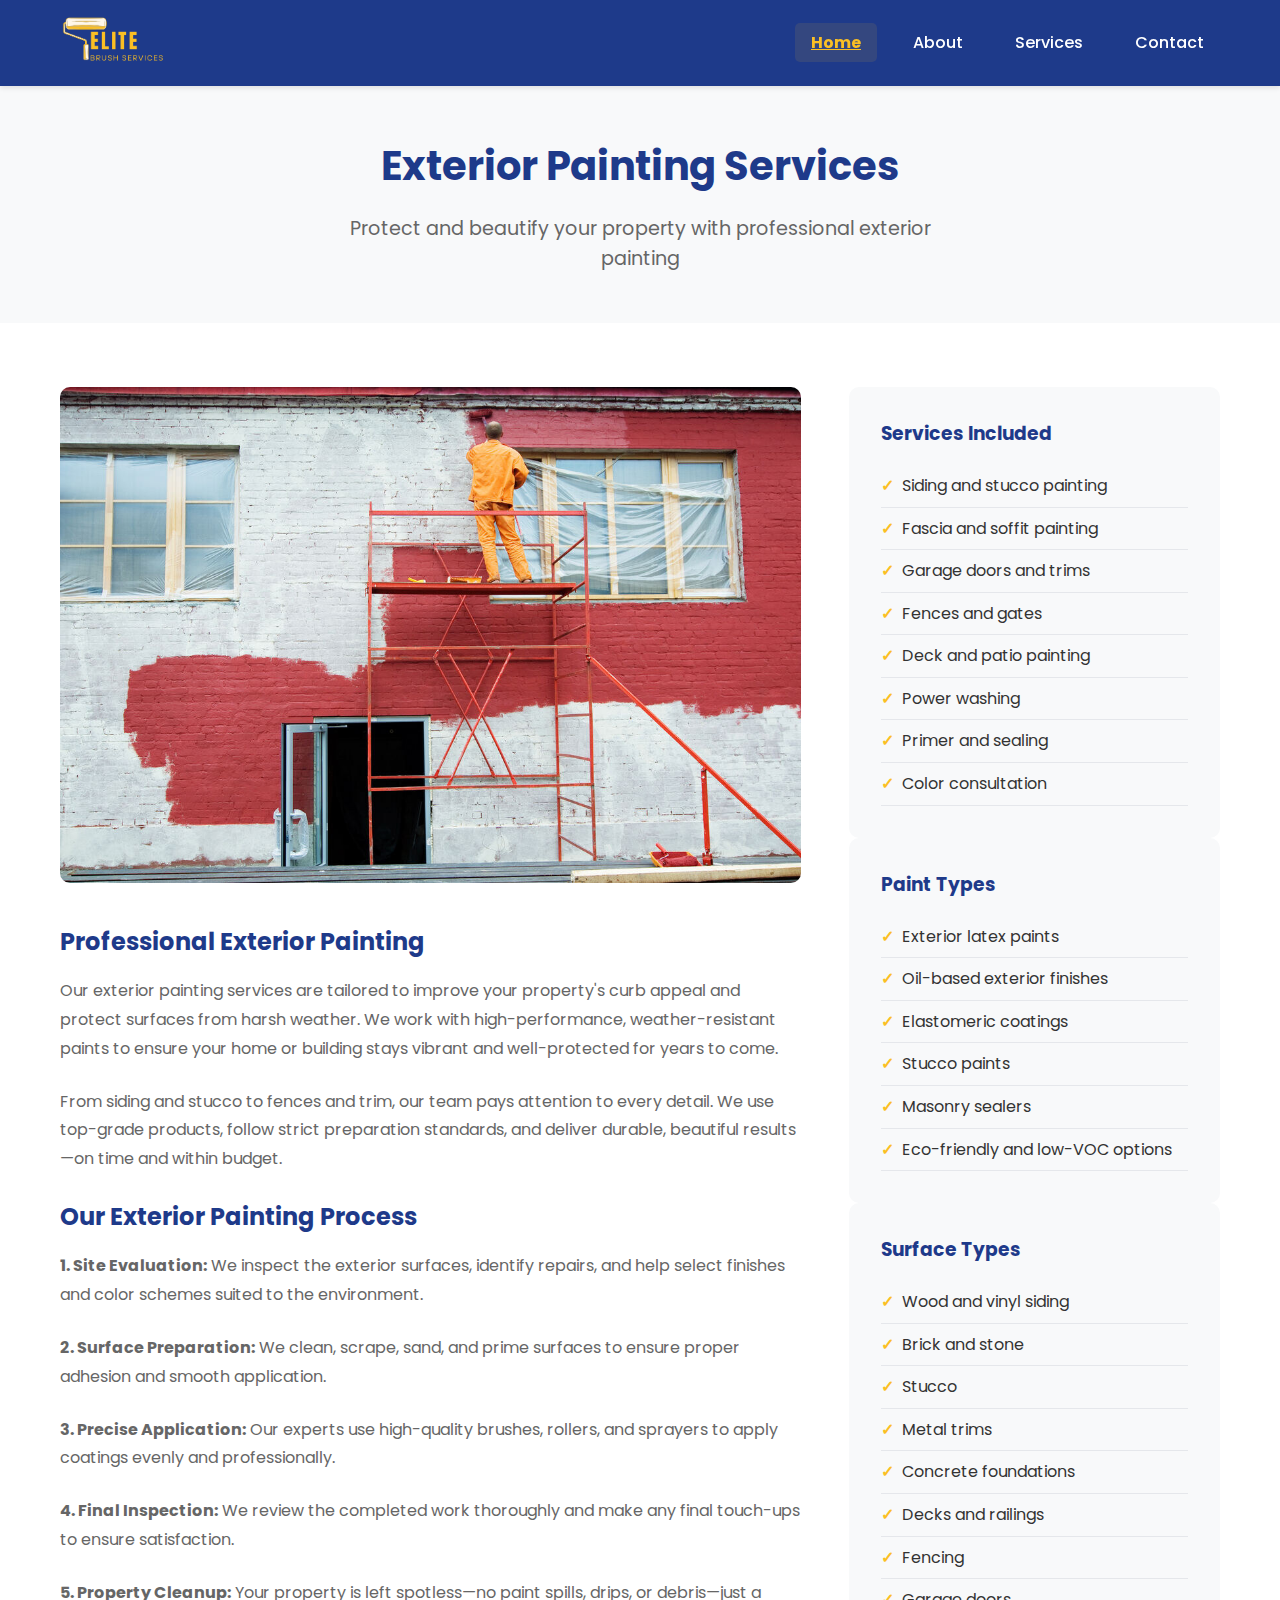
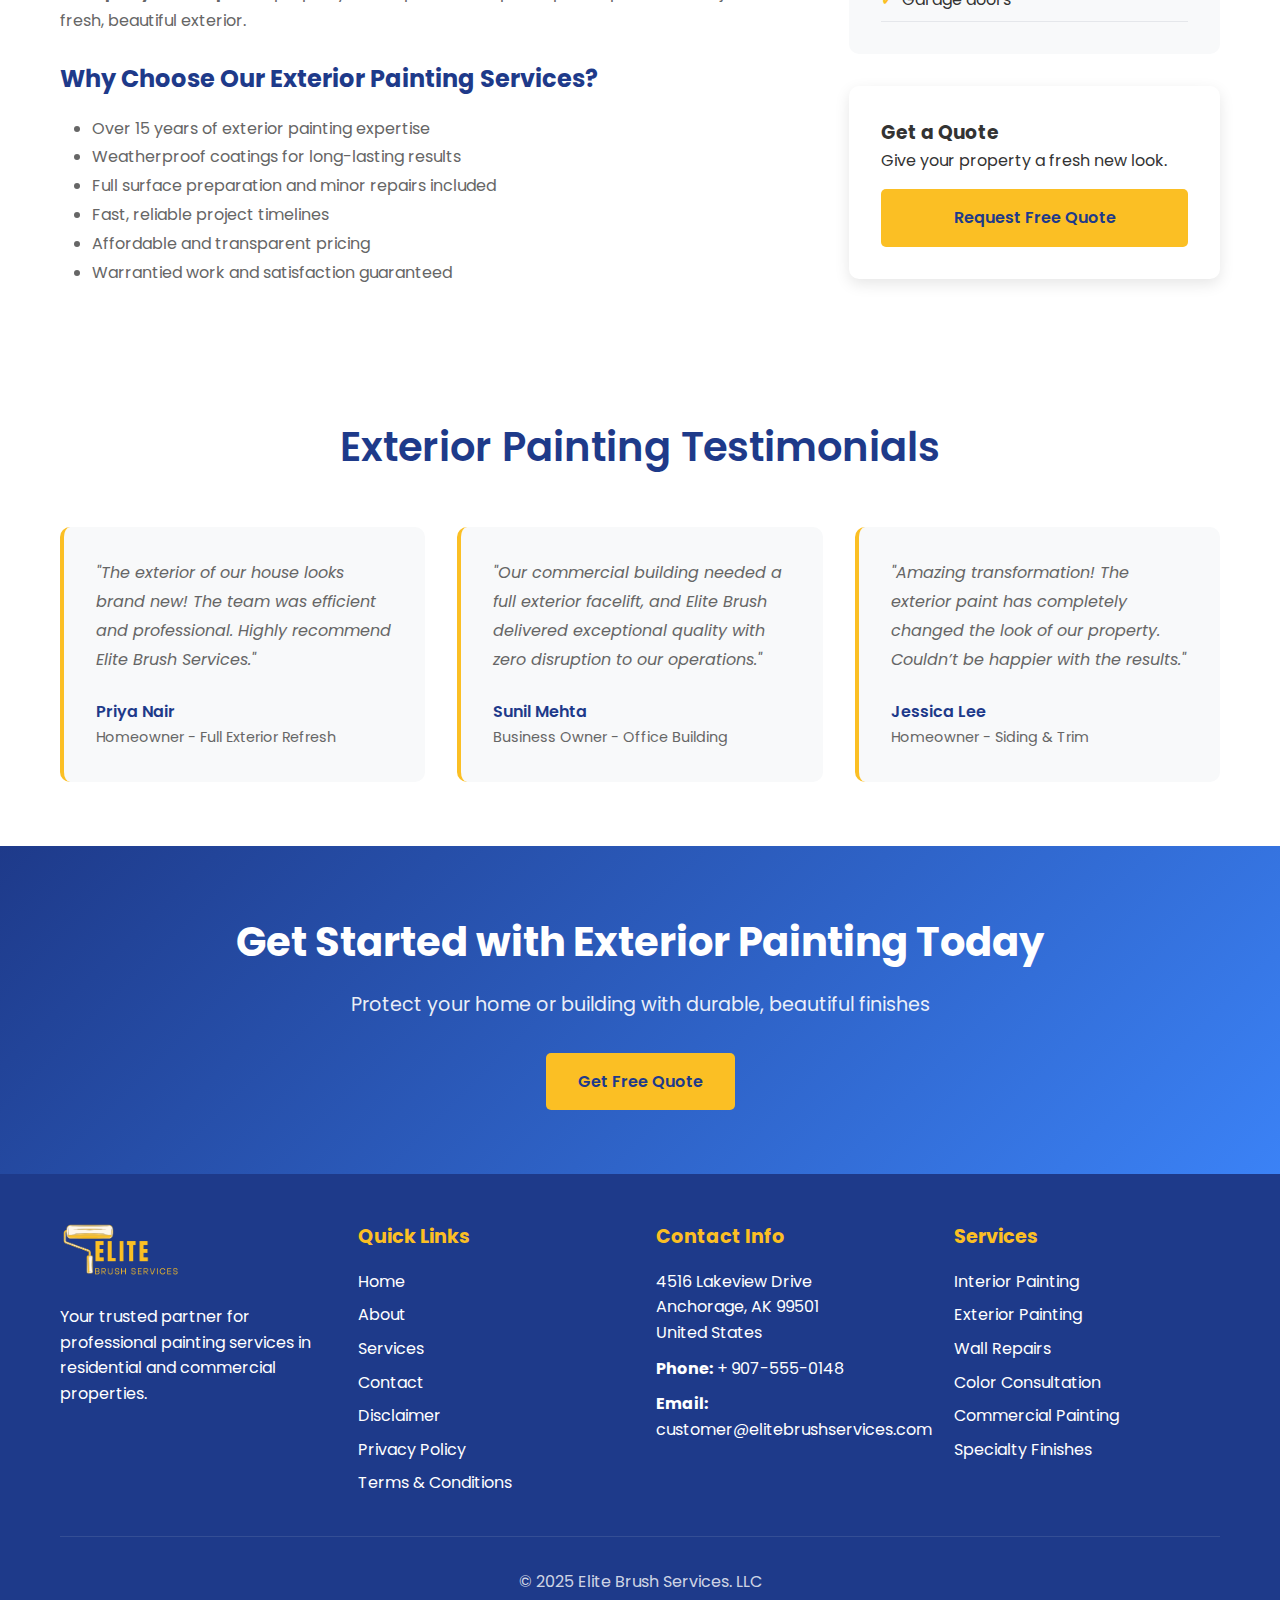
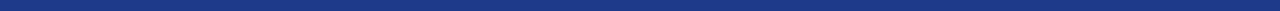
<file: exterior-painting.html>
<!DOCTYPE html>
<html lang="en">
<head>
    <meta charset="UTF-8">
    <meta name="viewport" content="width=device-width, initial-scale=1.0">
    <title>Elite Brush Services - Professional Painting Services</title>
    <meta name="description" content="Elite Brush Services offers professional residential and commercial painting services including interior/exterior painting, wall repairs, and color consultation.">
    <link href="https://fonts.googleapis.com/css2?family=Poppins:wght@300;400;500;600;700&display=swap" rel="stylesheet">
    <link rel="stylesheet" href="styles.css">
    <link rel="shortcut icon" href="uploads/renovation.png" type="image/x-icon">
    <style>
        /* Basic styling */
.header {
    background: #1e3a8a;
    color: #fff;
    padding: 15px 0;
}
.header .container {
    display: flex;
    justify-content: space-between;
    align-items: center;
    flex-wrap: wrap;
}
.nav-brand h1 {
    margin: 0;
    font-size: 24px;
}
.nav-menu {
    list-style: none;
    display: flex;
    gap: 20px;
    margin: 0;
    padding: 0;
}
.nav-link {
    color: white;
    text-decoration: none;
}
.nav-link.active {
    font-weight: bold;
    text-decoration: underline;
}

/* Toggle button (hamburger) */
.menu-toggle {
    display: none;
    font-size: 28px;
    cursor: pointer;
    color: white;
}

/* Responsive styles */
@media (max-width: 768px) {
    .menu-toggle {
        display: block;
    }

    .nav {
        width: 100%;
        display: none;
    }

    .nav-menu {
        flex-direction: column;
        background: #444;
        padding: 10px;
    }

    .nav-menu li {
        margin-bottom: 10px;
    }

    .nav.active {
        display: block;
    }
}

    </style>
</head>
<body>
   <header class="header">
    <div class="container">
        <div class="nav-brand">
           <a href="index.html"> <img src="uploads/Painting-logo.png" alt="" width="35%"></a>
        </div>
        <div class="menu-toggle" id="menu-toggle">
            &#9776;
        </div>
        <nav class="nav" id="nav">
            <ul class="nav-menu">
                <li><a href="index.html" class="nav-link active">Home</a></li>
                <li><a href="index.html#about" class="nav-link">About</a></li>
                <li><a href="index.html#services" class="nav-link">Services</a></li>
                <li><a href="index.html#contact" class="nav-link">Contact</a></li>
            </ul>
        </nav>
    </div>
</header>

    <main>
    <section class="page-header">
        <div class="container">
            <h1>Exterior Painting Services</h1>
            <p>Protect and beautify your property with professional exterior painting</p>
        </div>
    </section>

    <section class="page-content">
        <div class="container">
            <div class="service-detail">
                <div class="service-main">
                    <img src="uploads/Exterior Painting.jpg" alt="Exterior painting service">
                    
                    <h2>Professional Exterior Painting</h2>
                    <p>Our exterior painting services are tailored to improve your property's curb appeal and protect surfaces from harsh weather. We work with high-performance, weather-resistant paints to ensure your home or building stays vibrant and well-protected for years to come.</p>

                    <p>From siding and stucco to fences and trim, our team pays attention to every detail. We use top-grade products, follow strict preparation standards, and deliver durable, beautiful results—on time and within budget.</p>

                    <h2>Our Exterior Painting Process</h2>
                    <p><strong>1. Site Evaluation:</strong> We inspect the exterior surfaces, identify repairs, and help select finishes and color schemes suited to the environment.</p>

                    <p><strong>2. Surface Preparation:</strong> We clean, scrape, sand, and prime surfaces to ensure proper adhesion and smooth application.</p>

                    <p><strong>3. Precise Application:</strong> Our experts use high-quality brushes, rollers, and sprayers to apply coatings evenly and professionally.</p>

                    <p><strong>4. Final Inspection:</strong> We review the completed work thoroughly and make any final touch-ups to ensure satisfaction.</p>

                    <p><strong>5. Property Cleanup:</strong> Your property is left spotless—no paint spills, drips, or debris—just a fresh, beautiful exterior.</p>

                    <h2>Why Choose Our Exterior Painting Services?</h2>
                    <ul style="color: #666; line-height: 1.8; margin-left: 2rem; margin-bottom: 2rem;">
                        <li>Over 15 years of exterior painting expertise</li>
                        <li>Weatherproof coatings for long-lasting results</li>
                        <li>Full surface preparation and minor repairs included</li>
                        <li>Fast, reliable project timelines</li>
                        <li>Affordable and transparent pricing</li>
                        <li>Warrantied work and satisfaction guaranteed</li>
                    </ul>
                </div>

                <div class="service-sidebar">
                    <div class="service-features">
                        <h3>Services Included</h3>
                        <ul>
                            <li>Siding and stucco painting</li>
                            <li>Fascia and soffit painting</li>
                            <li>Garage doors and trims</li>
                            <li>Fences and gates</li>
                            <li>Deck and patio painting</li>
                            <li>Power washing</li>
                            <li>Primer and sealing</li>
                            <li>Color consultation</li>
                        </ul>
                    </div>

                    <div class="service-features">
                        <h3>Paint Types</h3>
                        <ul>
                            <li>Exterior latex paints</li>
                            <li>Oil-based exterior finishes</li>
                            <li>Elastomeric coatings</li>
                            <li>Stucco paints</li>
                            <li>Masonry sealers</li>
                            <li>Eco-friendly and low-VOC options</li>
                        </ul>
                    </div>

                    <div class="service-features">
                        <h3>Surface Types</h3>
                        <ul>
                            <li>Wood and vinyl siding</li>
                            <li>Brick and stone</li>
                            <li>Stucco</li>
                            <li>Metal trims</li>
                            <li>Concrete foundations</li>
                            <li>Decks and railings</li>
                            <li>Fencing</li>
                            <li>Garage doors</li>
                        </ul>
                    </div>

                    <div class="contact-form" style="margin-top: 2rem;">
                        <h3>Get a Quote</h3>
                        <p>Give your property a fresh new look.</p>
                        <a href="index.html#contact" class="btn btn-primary" style="display: block; text-align: center; margin-top: 1rem;">Request Free Quote</a>
                    </div>
                </div>
            </div>
        </div>
    </section>

    <section class="testimonials">
        <div class="container">
            <h2 class="section-title">Exterior Painting Testimonials</h2>
            <div class="testimonials-grid">
                <div class="testimonial-card">
                    <div class="testimonial-content">
                        <p>"The exterior of our house looks brand new! The team was efficient and professional. Highly recommend Elite Brush Services."</p>
                    </div>
                    <div class="testimonial-author">
                        <h4>Priya Nair</h4>
                        <span>Homeowner - Full Exterior Refresh</span>
                    </div>
                </div>
                <div class="testimonial-card">
                    <div class="testimonial-content">
                        <p>"Our commercial building needed a full exterior facelift, and Elite Brush delivered exceptional quality with zero disruption to our operations."</p>
                    </div>
                    <div class="testimonial-author">
                        <h4>Sunil Mehta</h4>
                        <span>Business Owner - Office Building</span>
                    </div>
                </div>
                <div class="testimonial-card">
                    <div class="testimonial-content">
                        <p>"Amazing transformation! The exterior paint has completely changed the look of our property. Couldn’t be happier with the results."</p>
                    </div>
                    <div class="testimonial-author">
                        <h4>Jessica Lee</h4>
                        <span>Homeowner - Siding & Trim</span>
                    </div>
                </div>
            </div>
        </div>
    </section>

    <section class="cta">
        <div class="container">
            <div class="cta-content">
                <h2>Get Started with Exterior Painting Today</h2>
                <p>Protect your home or building with durable, beautiful finishes</p>
                <a href="index.html#contact" class="btn btn-primary">Get Free Quote</a>
            </div>
        </div>
    </section>
</main>


       <footer class="footer">
        <div class="container">
            <div class="footer-content">
                <div class="footer-section">
                     <a href="index.html"> <img src="uploads/Painting-logo.png" alt="" width="45%" style="margin-bottom: 20px;"></a>
                    <p>Your trusted partner for professional painting services in residential and commercial properties.</p>
                </div>
                <div class="footer-section">
                    <h3>Quick Links</h3>
                    <ul>
                        <li><a href="index.html">Home</a></li>
                        <li><a href="index.html#about">About</a></li>
                        <li><a href="index.html#services">Services</a></li>
                        <li><a href="index.html#contact">Contact</a></li>
                          <li><a href="disclaimer.html">Disclaimer</a></li>
                          <li><a href="privacy-policy.html">Privacy Policy</a></li>
                        <li><a href="terms-conditions.html">Terms & Conditions</a></li>
                    </ul>
                </div>
             <div class="footer-section">
    <h3>Contact Info</h3>
    <p style="margin-bottom: 10px;">4516 Lakeview Drive<br>
    Anchorage, AK 99501<br>
    United States</p>
    
    <p style="margin-bottom: 10px;">
        <strong>Phone:</strong> 
        <a href="tel:+19075550148" style="color: inherit; text-decoration: none;">
            + 907-555-0148
        </a>
    </p>

    <p style="margin-bottom: 10px;">
        <strong>Email:</strong> 
        <a href="mailto:customer@elitebrushservices.com" style="color: inherit; text-decoration: none;">
            customer@elitebrushservices.com
        </a>
    </p>
</div>

                <div class="footer-section">
                    <h3>Services</h3>
                    <ul>
                        <li><a href="interior-painting.html">Interior Painting</a></li>
                        <li><a href="exterior-painting.html">Exterior Painting</a></li>
                        <li><a href="wall-repair.html">Wall Repairs</a></li>
                        <li><a href="color-consultaion.html">Color Consultation</a></li>
                        <li><a href="commercial-painting.html">Commercial Painting</a></li>
                        <li><a href="speciality-finish.html">Specialty Finishes</a></li>
                    </ul>
                </div>
            </div>
            <div class="footer-bottom">
                <p>&copy; 2025 Elite Brush Services. LLC</p>
            </div>
        </div>
    </footer>
    <script>
    const toggle = document.getElementById('menu-toggle');
    const nav = document.getElementById('nav');

    toggle.addEventListener('click', () => {
        nav.classList.toggle('active');
    });
</script>

</body>
</html>
</file>
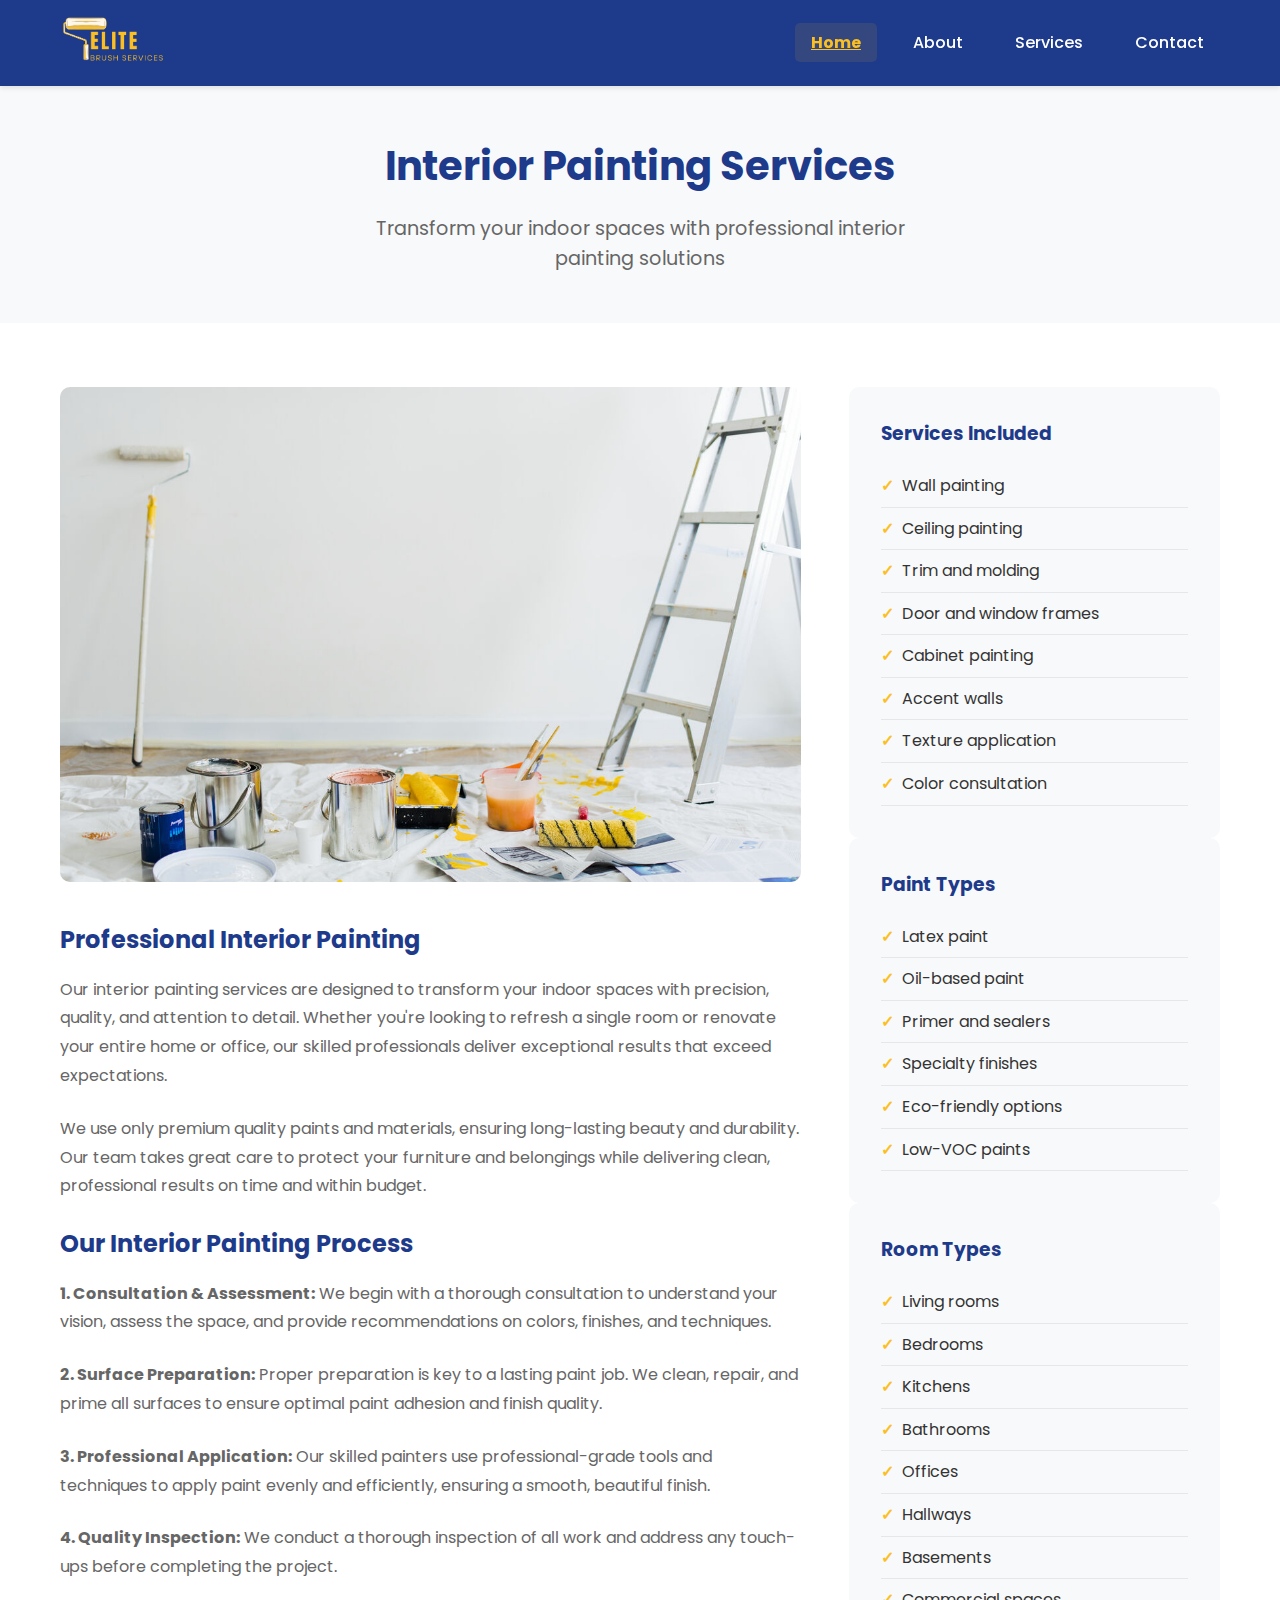
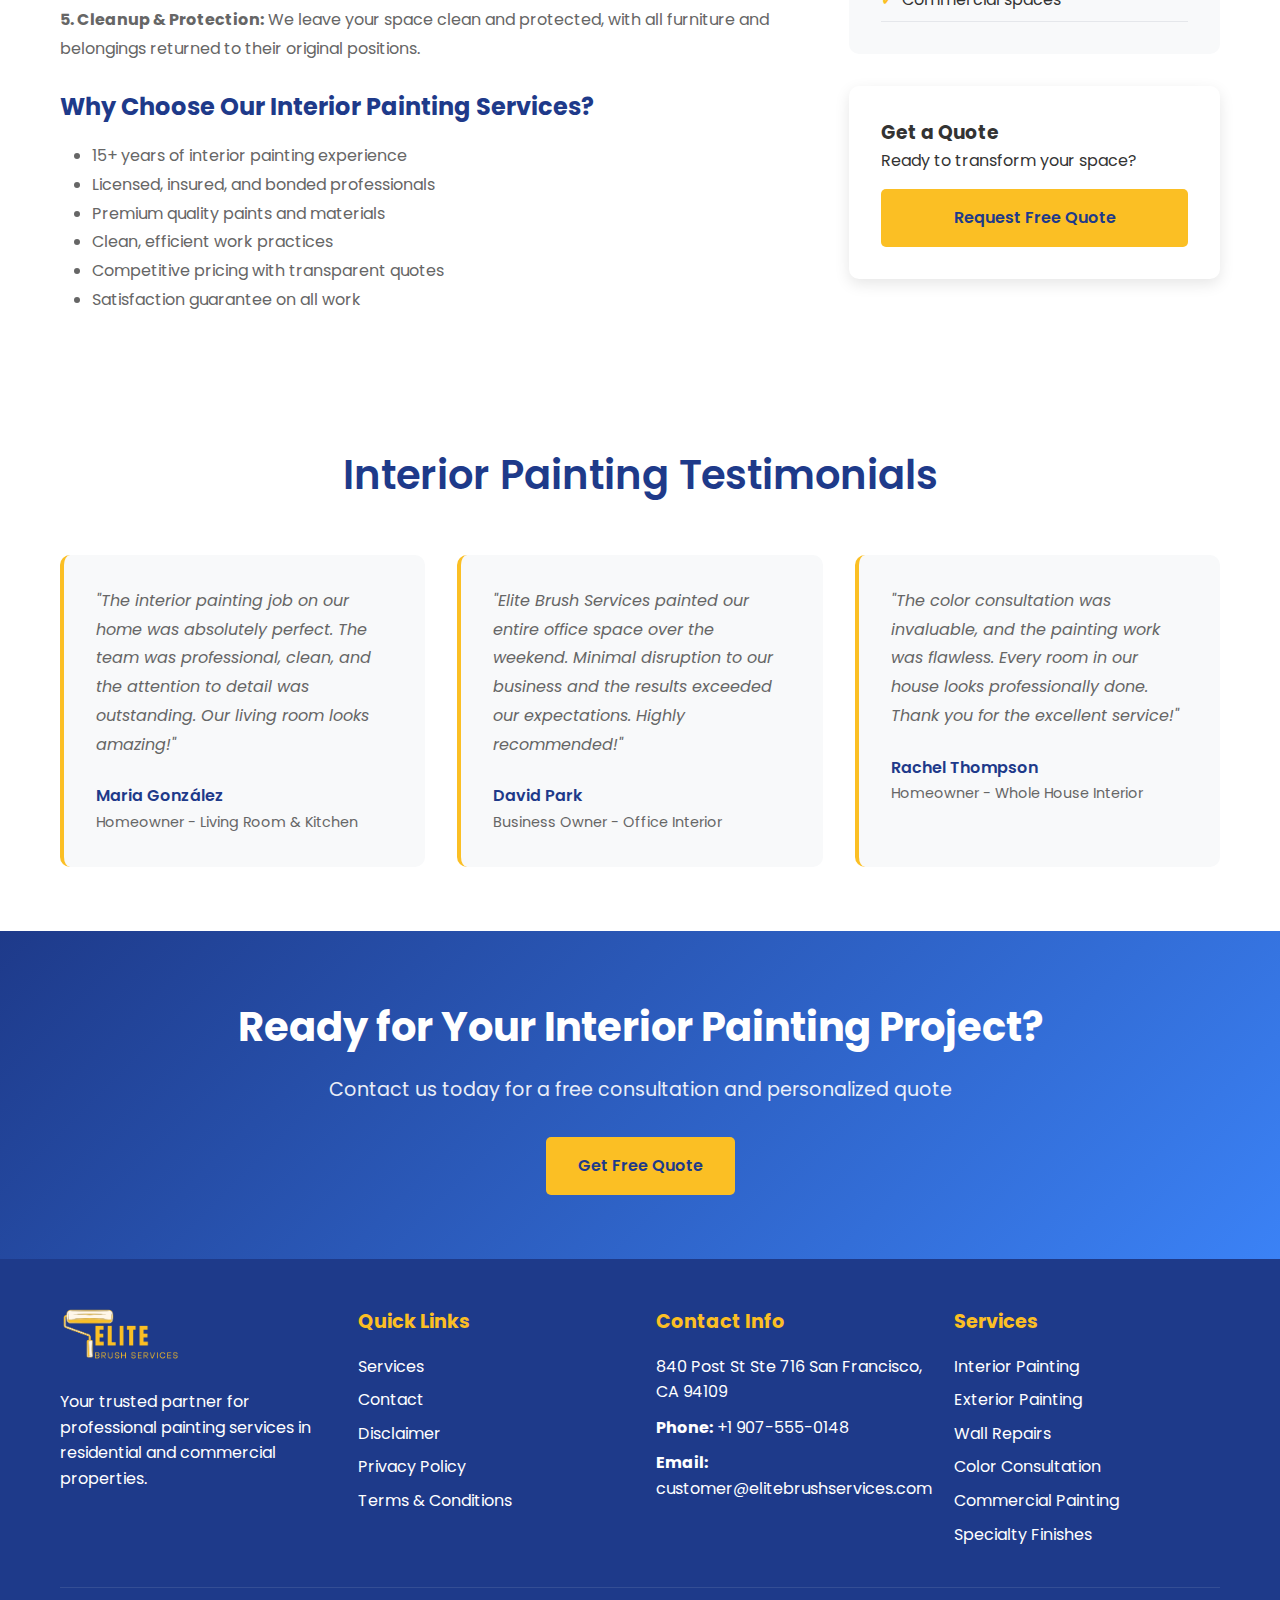
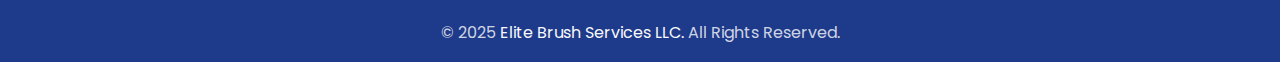
<file: interior-painting.html>
<!DOCTYPE html>
<html lang="en">
<head>
    <meta charset="UTF-8">
    <meta name="viewport" content="width=device-width, initial-scale=1.0">
    <title>Elite Brush Services - Professional Painting Services</title>
    <meta name="description" content="Elite Brush Services offers professional residential and commercial painting services including interior/exterior painting, wall repairs, and color consultation.">
    <link href="https://fonts.googleapis.com/css2?family=Poppins:wght@300;400;500;600;700&display=swap" rel="stylesheet">
    <link rel="stylesheet" href="styles.css">
    <link rel="shortcut icon" href="uploads/renovation.png" type="image/x-icon">
    <style>
        /* Basic styling */
.header {
    background: #1e3a8a;
    color: #fff;
    padding: 15px 0;
}
.header .container {
    display: flex;
    justify-content: space-between;
    align-items: center;
    flex-wrap: wrap;
}
.nav-brand h1 {
    margin: 0;
    font-size: 24px;
}
.nav-menu {
    list-style: none;
    display: flex;
    gap: 20px;
    margin: 0;
    padding: 0;
}
.nav-link {
    color: white;
    text-decoration: none;
}
.nav-link.active {
    font-weight: bold;
    text-decoration: underline;
}

/* Toggle button (hamburger) */
.menu-toggle {
    display: none;
    font-size: 28px;
    cursor: pointer;
    color: white;
}

/* Responsive styles */
@media (max-width: 768px) {
    .menu-toggle {
        display: block;
    }

    .nav {
        width: 100%;
        display: none;
    }

    .nav-menu {
        flex-direction: column;
        background: #444;
        padding: 10px;
    }

    .nav-menu li {
        margin-bottom: 10px;
    }

    .nav.active {
        display: block;
    }
}

    </style>
</head>
<body>
   <header class="header">
    <div class="container">
        <div class="nav-brand">
           <a href="index.html"> <img src="uploads/Painting-logo.png" alt="" width="35%"></a>
        </div>
        <div class="menu-toggle" id="menu-toggle">
            &#9776;
        </div>
        <nav class="nav" id="nav">
            <ul class="nav-menu">
                <li><a href="index.html" class="nav-link active">Home</a></li>
                <li><a href="index.html#about" class="nav-link">About</a></li>
                <li><a href="index.html#services" class="nav-link">Services</a></li>
                <li><a href="index.html#contact" class="nav-link">Contact</a></li>
            </ul>
        </nav>
    </div>
</header>

    <main>
        <section class="page-header">
            <div class="container">
                <h1>Interior Painting Services</h1>
                <p>Transform your indoor spaces with professional interior painting solutions</p>
            </div>
        </section>

        <section class="page-content">
            <div class="container">
                <div class="service-detail">
                    <div class="service-main">
                        <img src="uploads/Interior Painting.jpg" alt="Interior painting service">
                        
                        <h2>Professional Interior Painting</h2>
                        <p>Our interior painting services are designed to transform your indoor spaces with precision, quality, and attention to detail. Whether you're looking to refresh a single room or renovate your entire home or office, our skilled professionals deliver exceptional results that exceed expectations.</p>
                        
                        <p>We use only premium quality paints and materials, ensuring long-lasting beauty and durability. Our team takes great care to protect your furniture and belongings while delivering clean, professional results on time and within budget.</p>
                        
                        <h2>Our Interior Painting Process</h2>
                        <p><strong>1. Consultation & Assessment:</strong> We begin with a thorough consultation to understand your vision, assess the space, and provide recommendations on colors, finishes, and techniques.</p>
                        
                        <p><strong>2. Surface Preparation:</strong> Proper preparation is key to a lasting paint job. We clean, repair, and prime all surfaces to ensure optimal paint adhesion and finish quality.</p>
                        
                        <p><strong>3. Professional Application:</strong> Our skilled painters use professional-grade tools and techniques to apply paint evenly and efficiently, ensuring a smooth, beautiful finish.</p>
                        
                        <p><strong>4. Quality Inspection:</strong> We conduct a thorough inspection of all work and address any touch-ups before completing the project.</p>
                        
                        <p><strong>5. Cleanup & Protection:</strong> We leave your space clean and protected, with all furniture and belongings returned to their original positions.</p>
                        
                        <h2>Why Choose Our Interior Painting Services?</h2>
                        <ul style="color: #666; line-height: 1.8; margin-left: 2rem; margin-bottom: 2rem;">
                            <li>15+ years of interior painting experience</li>
                            <li>Licensed, insured, and bonded professionals</li>
                            <li>Premium quality paints and materials</li>
                            <li>Clean, efficient work practices</li>
                            <li>Competitive pricing with transparent quotes</li>
                            <li>Satisfaction guarantee on all work</li>
                        </ul>
                    </div>
                    
                    <div class="service-sidebar">
                        <div class="service-features">
                            <h3>Services Included</h3>
                            <ul>
                                <li>Wall painting</li>
                                <li>Ceiling painting</li>
                                <li>Trim and molding</li>
                                <li>Door and window frames</li>
                                <li>Cabinet painting</li>
                                <li>Accent walls</li>
                                <li>Texture application</li>
                                <li>Color consultation</li>
                            </ul>
                        </div>
                        
                        <div class="service-features">
                            <h3>Paint Types</h3>
                            <ul>
                                <li>Latex paint</li>
                                <li>Oil-based paint</li>
                                <li>Primer and sealers</li>
                                <li>Specialty finishes</li>
                                <li>Eco-friendly options</li>
                                <li>Low-VOC paints</li>
                            </ul>
                        </div>
                        
                        <div class="service-features">
                            <h3>Room Types</h3>
                            <ul>
                                <li>Living rooms</li>
                                <li>Bedrooms</li>
                                <li>Kitchens</li>
                                <li>Bathrooms</li>
                                <li>Offices</li>
                                <li>Hallways</li>
                                <li>Basements</li>
                                <li>Commercial spaces</li>
                            </ul>
                        </div>
                        
                        <div class="contact-form" style="margin-top: 2rem;">
                            <h3>Get a Quote</h3>
                            <p>Ready to transform your space?</p>
                            <a href="index.html#contact" class="btn btn-primary" style="display: block; text-align: center; margin-top: 1rem;">Request Free Quote</a>
                        </div>
                    </div>
                </div>
            </div>
        </section>

        <section class="testimonials">
            <div class="container">
                <h2 class="section-title">Interior Painting Testimonials</h2>
                <div class="testimonials-grid">
                    <div class="testimonial-card">
                        <div class="testimonial-content">
                            <p>"The interior painting job on our home was absolutely perfect. The team was professional, clean, and the attention to detail was outstanding. Our living room looks amazing!"</p>
                        </div>
                        <div class="testimonial-author">
                            <h4>Maria González</h4>
                            <span>Homeowner - Living Room & Kitchen</span>
                        </div>
                    </div>
                    <div class="testimonial-card">
                        <div class="testimonial-content">
                            <p>"Elite Brush Services painted our entire office space over the weekend. Minimal disruption to our business and the results exceeded our expectations. Highly recommended!"</p>
                        </div>
                        <div class="testimonial-author">
                            <h4>David Park</h4>
                            <span>Business Owner - Office Interior</span>
                        </div>
                    </div>
                    <div class="testimonial-card">
                        <div class="testimonial-content">
                            <p>"The color consultation was invaluable, and the painting work was flawless. Every room in our house looks professionally done. Thank you for the excellent service!"</p>
                        </div>
                        <div class="testimonial-author">
                            <h4>Rachel Thompson</h4>
                            <span>Homeowner - Whole House Interior</span>
                        </div>
                    </div>
                </div>
            </div>
        </section>

        <section class="cta">
            <div class="container">
                <div class="cta-content">
                    <h2>Ready for Your Interior Painting Project?</h2>
                    <p>Contact us today for a free consultation and personalized quote</p>
                    <a href="index.html#contact" class="btn btn-primary">Get Free Quote</a>
                </div>
            </div>
        </section>
    </main>

       <footer class="footer">
        <div class="container">
            <div class="footer-content">
                <div class="footer-section">
                     <a href="index.html"> <img src="uploads/Painting-logo.png" alt="" width="45%" style="margin-bottom: 20px;"></a>
                    <p>Your trusted partner for professional painting services in residential and commercial properties.</p>
                </div>
                <div class="footer-section">
                    <h3>Quick Links</h3>
                    <ul>
                      
                        <li><a href="index.html#services">Services</a></li>
                        <li><a href="index.html#contact">Contact</a></li>
                          <li><a href="disclaimer.html">Disclaimer</a></li>
                          <li><a href="privacy-policy.html">Privacy Policy</a></li>
                        <li><a href="terms-conditions.html">Terms & Conditions</a></li>
                    </ul>
                </div>
             <div class="footer-section">
    <h3>Contact Info</h3>
    <p style="margin-bottom: 10px;">840 Post St Ste 716 San Francisco, CA 94109</p>
    
    <p style="margin-bottom: 10px;">
        <strong>Phone:</strong> 
        <a href="tel:+19075550148" style="color: inherit; text-decoration: none;">
            +1 907-555-0148
        </a>
    </p>

    <p style="margin-bottom: 10px;">
        <strong>Email:</strong> 
        <a href="mailto:customer@elitebrushservices.com" style="color: inherit; text-decoration: none;">
            customer@elitebrushservices.com
        </a>
    </p>
</div>

                <div class="footer-section">
                    <h3>Services</h3>
                    <ul>
                        <li><a href="interior-painting.html">Interior Painting</a></li>
                        <li><a href="exterior-painting.html">Exterior Painting</a></li>
                        <li><a href="wall-repair.html">Wall Repairs</a></li>
                        <li><a href="color-consultaion.html">Color Consultation</a></li>
                        <li><a href="commercial-painting.html">Commercial Painting</a></li>
                        <li><a href="speciality-finish.html">Specialty Finishes</a></li>
                    </ul>
                </div>
            </div>
            <div class="footer-bottom">
                <p>&copy; 2025 <a href="https://elitebrushservices.com" target="_blank" style="text-decoration: none; color: #f8f9fa;">Elite Brush Services LLC. </a>All Rights Reserved.</p>
            </div>
        </div>
    </footer>
    <script>
    const toggle = document.getElementById('menu-toggle');
    const nav = document.getElementById('nav');

    toggle.addEventListener('click', () => {
        nav.classList.toggle('active');
    });
</script>

</body>
</html>
</file>
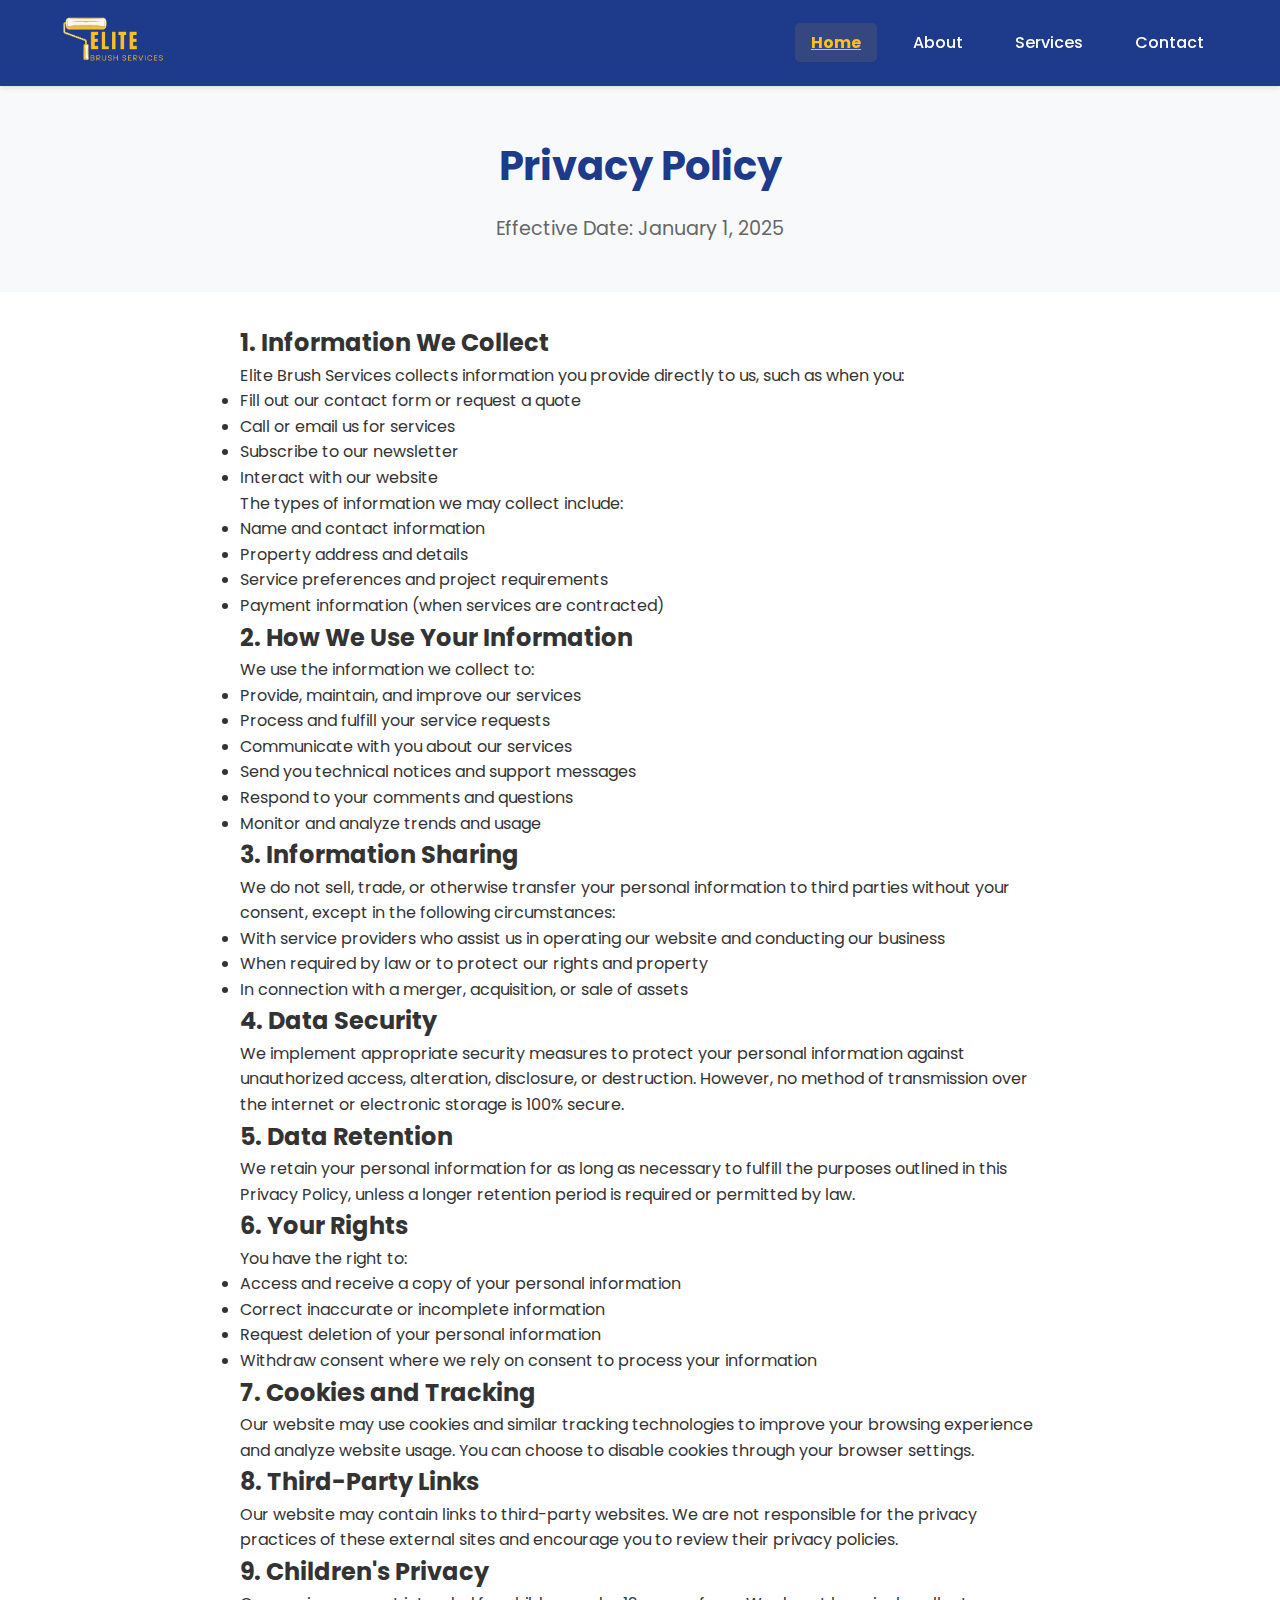
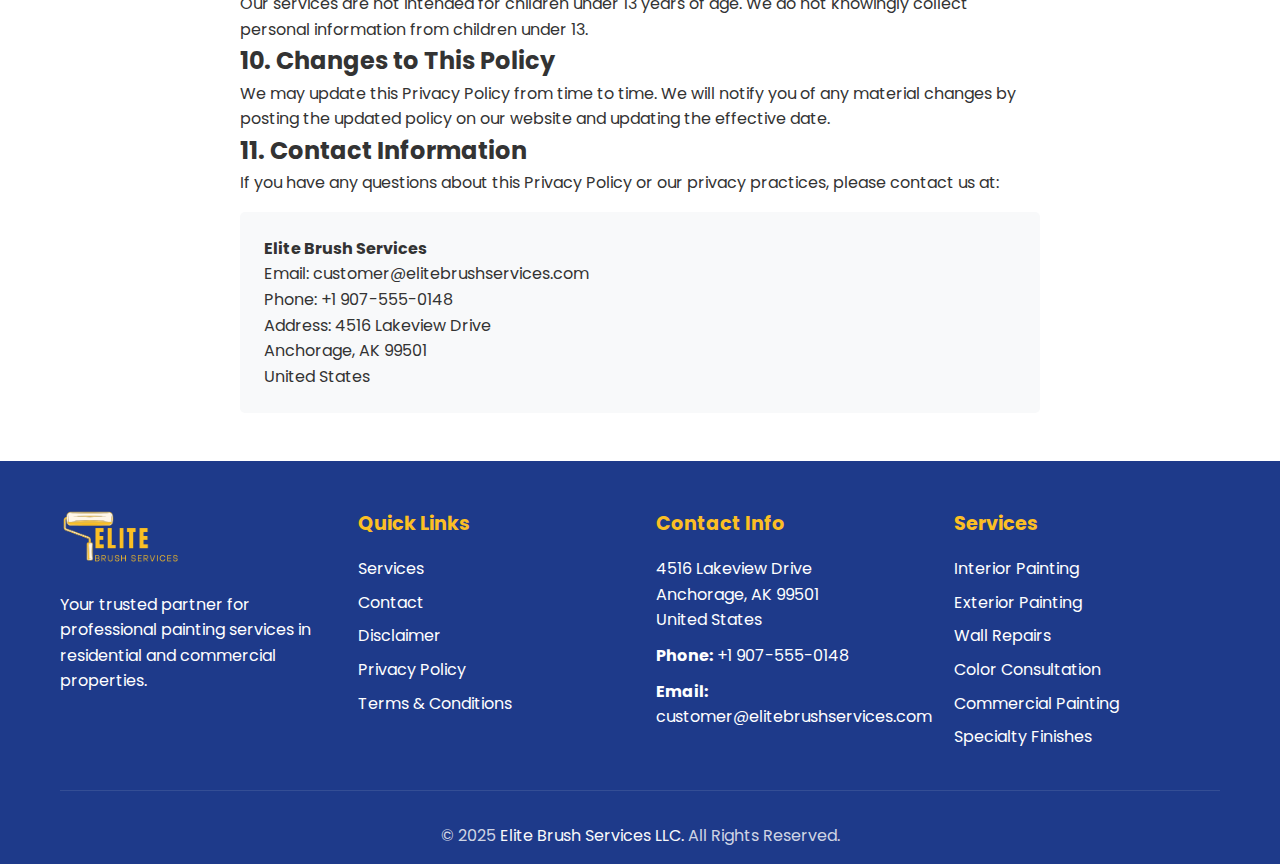
<file: privacy-policy.html>
<!DOCTYPE html>
<html lang="en">
<head>
    <meta charset="UTF-8">
    <meta name="viewport" content="width=device-width, initial-scale=1.0">
    <title>Elite Brush Services - Professional Painting Services</title>
    <meta name="description" content="Elite Brush Services offers professional residential and commercial painting services including interior/exterior painting, wall repairs, and color consultation.">
    <link href="https://fonts.googleapis.com/css2?family=Poppins:wght@300;400;500;600;700&display=swap" rel="stylesheet">
    <link rel="stylesheet" href="styles.css">
    <link rel="shortcut icon" href="uploads/renovation.png" type="image/x-icon">
    <style>
        /* Basic styling */
.header {
    background: #1e3a8a;
    color: #fff;
    padding: 15px 0;
}
.header .container {
    display: flex;
    justify-content: space-between;
    align-items: center;
    flex-wrap: wrap;
}
.nav-brand h1 {
    margin: 0;
    font-size: 24px;
}
.nav-menu {
    list-style: none;
    display: flex;
    gap: 20px;
    margin: 0;
    padding: 0;
}
.nav-link {
    color: white;
    text-decoration: none;
}
.nav-link.active {
    font-weight: bold;
    text-decoration: underline;
}

/* Toggle button (hamburger) */
.menu-toggle {
    display: none;
    font-size: 28px;
    cursor: pointer;
    color: white;
}

/* Responsive styles */
@media (max-width: 768px) {
    .menu-toggle {
        display: block;
    }

    .nav {
        width: 100%;
        display: none;
    }

    .nav-menu {
        flex-direction: column;
        background: #444;
        padding: 10px;
    }

    .nav-menu li {
        margin-bottom: 10px;
    }

    .nav.active {
        display: block;
    }
}

    </style>
</head>
<body>
   <header class="header">
    <div class="container">
        <div class="nav-brand">
           <a href="index.html"> <img src="uploads/Painting-logo.png" alt="" width="35%"></a>
        </div>
        <div class="menu-toggle" id="menu-toggle">
            &#9776;
        </div>
        <nav class="nav" id="nav">
            <ul class="nav-menu">
                <li><a href="index.html" class="nav-link active">Home</a></li>
                <li><a href="index.html#about" class="nav-link">About</a></li>
                <li><a href="index.html#services" class="nav-link">Services</a></li>
                <li><a href="index.html#contact" class="nav-link">Contact</a></li>
            </ul>
        </nav>
    </div>
</header>

    <main>
        <section class="page-header">
            <div class="container">
                <h1>Privacy Policy</h1>
                <p>Effective Date: January 1, 2025</p>
            </div>
        </section>

        <section class="page-content">
            <div class="container">
                <div style="max-width: 800px; margin: 0 auto;">
                    <h2>1. Information We Collect</h2>
                    <p>Elite Brush Services collects information you provide directly to us, such as when you:</p>
                    <ul>
                        <li>Fill out our contact form or request a quote</li>
                        <li>Call or email us for services</li>
                        <li>Subscribe to our newsletter</li>
                        <li>Interact with our website</li>
                    </ul>
                    
                    <p>The types of information we may collect include:</p>
                    <ul>
                        <li>Name and contact information</li>
                        <li>Property address and details</li>
                        <li>Service preferences and project requirements</li>
                        <li>Payment information (when services are contracted)</li>
                    </ul>

                    <h2>2. How We Use Your Information</h2>
                    <p>We use the information we collect to:</p>
                    <ul>
                        <li>Provide, maintain, and improve our services</li>
                        <li>Process and fulfill your service requests</li>
                        <li>Communicate with you about our services</li>
                        <li>Send you technical notices and support messages</li>
                        <li>Respond to your comments and questions</li>
                        <li>Monitor and analyze trends and usage</li>
                    </ul>

                    <h2>3. Information Sharing</h2>
                    <p>We do not sell, trade, or otherwise transfer your personal information to third parties without your consent, except in the following circumstances:</p>
                    <ul>
                        <li>With service providers who assist us in operating our website and conducting our business</li>
                        <li>When required by law or to protect our rights and property</li>
                        <li>In connection with a merger, acquisition, or sale of assets</li>
                    </ul>

                    <h2>4. Data Security</h2>
                    <p>We implement appropriate security measures to protect your personal information against unauthorized access, alteration, disclosure, or destruction. However, no method of transmission over the internet or electronic storage is 100% secure.</p>

                    <h2>5. Data Retention</h2>
                    <p>We retain your personal information for as long as necessary to fulfill the purposes outlined in this Privacy Policy, unless a longer retention period is required or permitted by law.</p>

                    <h2>6. Your Rights</h2>
                    <p>You have the right to:</p>
                    <ul>
                        <li>Access and receive a copy of your personal information</li>
                        <li>Correct inaccurate or incomplete information</li>
                        <li>Request deletion of your personal information</li>
                        <li>Withdraw consent where we rely on consent to process your information</li>
                    </ul>

                    <h2>7. Cookies and Tracking</h2>
                    <p>Our website may use cookies and similar tracking technologies to improve your browsing experience and analyze website usage. You can choose to disable cookies through your browser settings.</p>

                    <h2>8. Third-Party Links</h2>
                    <p>Our website may contain links to third-party websites. We are not responsible for the privacy practices of these external sites and encourage you to review their privacy policies.</p>

                    <h2>9. Children's Privacy</h2>
                    <p>Our services are not intended for children under 13 years of age. We do not knowingly collect personal information from children under 13.</p>

                    <h2>10. Changes to This Policy</h2>
                    <p>We may update this Privacy Policy from time to time. We will notify you of any material changes by posting the updated policy on our website and updating the effective date.</p>

                    <h2>11. Contact Information</h2>
                    <p>If you have any questions about this Privacy Policy or our privacy practices, please contact us at:</p>
                   <div style="background: #f8f9fa; padding: 1.5rem; border-radius: 5px; margin: 1rem 0;">
    <p>
        <strong>Elite Brush Services</strong><br>
        Email: 
        <a href="mailto:customer@elitebrushservices.com" style="color: inherit; text-decoration: none;">
            customer@elitebrushservices.com
        </a><br>
        Phone: 
        <a href="tel:+19075550148" style="color: inherit; text-decoration: none;">
            +1 907-555-0148
        </a><br>
        Address: 4516 Lakeview Drive<br>
        Anchorage, AK 99501<br>
        United States
    </p>
</div>


                </div>
            </div>
        </section>
    </main>

        <footer class="footer">
        <div class="container">
            <div class="footer-content">
                <div class="footer-section">
                     <a href="index.html"> <img src="uploads/Painting-logo.png" alt="" width="45%" style="margin-bottom: 20px;"></a>
                    <p>Your trusted partner for professional painting services in residential and commercial properties.</p>
                </div>
                <div class="footer-section">
                    <h3>Quick Links</h3>
                    <ul>
                        
                        <li><a href="index.html#services">Services</a></li>
                        <li><a href="index.html#contact">Contact</a></li>
                          <li><a href="disclaimer.html">Disclaimer</a></li>
                          <li><a href="privacy-policy.html">Privacy Policy</a></li>
                        <li><a href="terms-conditions.html">Terms & Conditions</a></li>
                    </ul>
                </div>
             <div class="footer-section">
    <h3>Contact Info</h3>
    <p style="margin-bottom: 10px;">4516 Lakeview Drive<br>
    Anchorage, AK 99501<br>
    United States</p>
    
    <p style="margin-bottom: 10px;">
        <strong>Phone:</strong> 
        <a href="tel:+19075550148" style="color: inherit; text-decoration: none;">
            +1 907-555-0148
        </a>
    </p>

    <p style="margin-bottom: 10px;">
        <strong>Email:</strong> 
        <a href="mailto:customer@elitebrushservices.com" style="color: inherit; text-decoration: none;">
            customer@elitebrushservices.com
        </a>
    </p>
</div>

                <div class="footer-section">
                    <h3>Services</h3>
                    <ul>
                        <li><a href="interior-painting.html">Interior Painting</a></li>
                        <li><a href="exterior-painting.html">Exterior Painting</a></li>
                        <li><a href="wall-repair.html">Wall Repairs</a></li>
                        <li><a href="color-consultaion.html">Color Consultation</a></li>
                        <li><a href="commercial-painting.html">Commercial Painting</a></li>
                        <li><a href="speciality-finish.html">Specialty Finishes</a></li>
                    </ul>
                </div>
            </div>
            <div class="footer-bottom">
                <p>&copy; 2025 <a href="https://elitebrushservices.com" target="_blank" style="text-decoration: none; color: #f8f9fa;">Elite Brush Services LLC. </a>All Rights Reserved.</p>
            </div>
        </div>
    </footer>
    <script>
    const toggle = document.getElementById('menu-toggle');
    const nav = document.getElementById('nav');

    toggle.addEventListener('click', () => {
        nav.classList.toggle('active');
    });
</script>

</body>
</html>
</file>
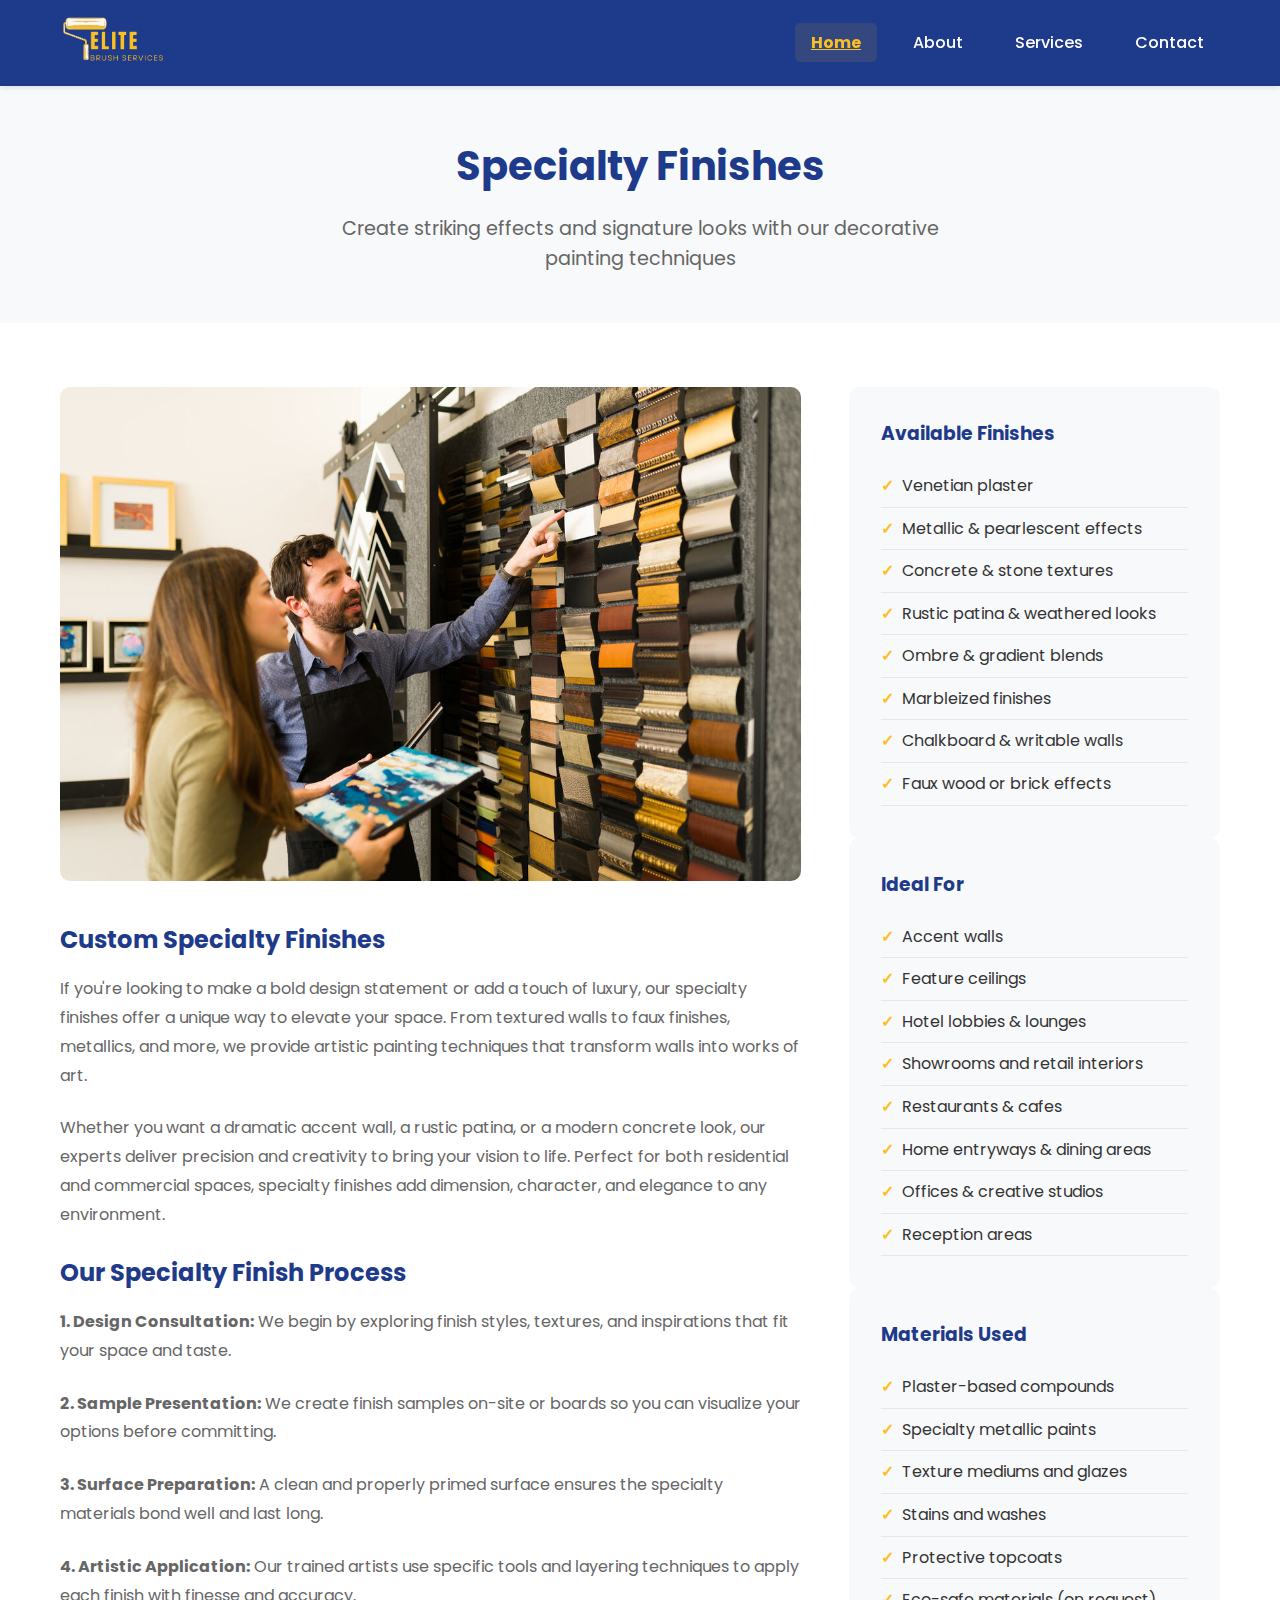
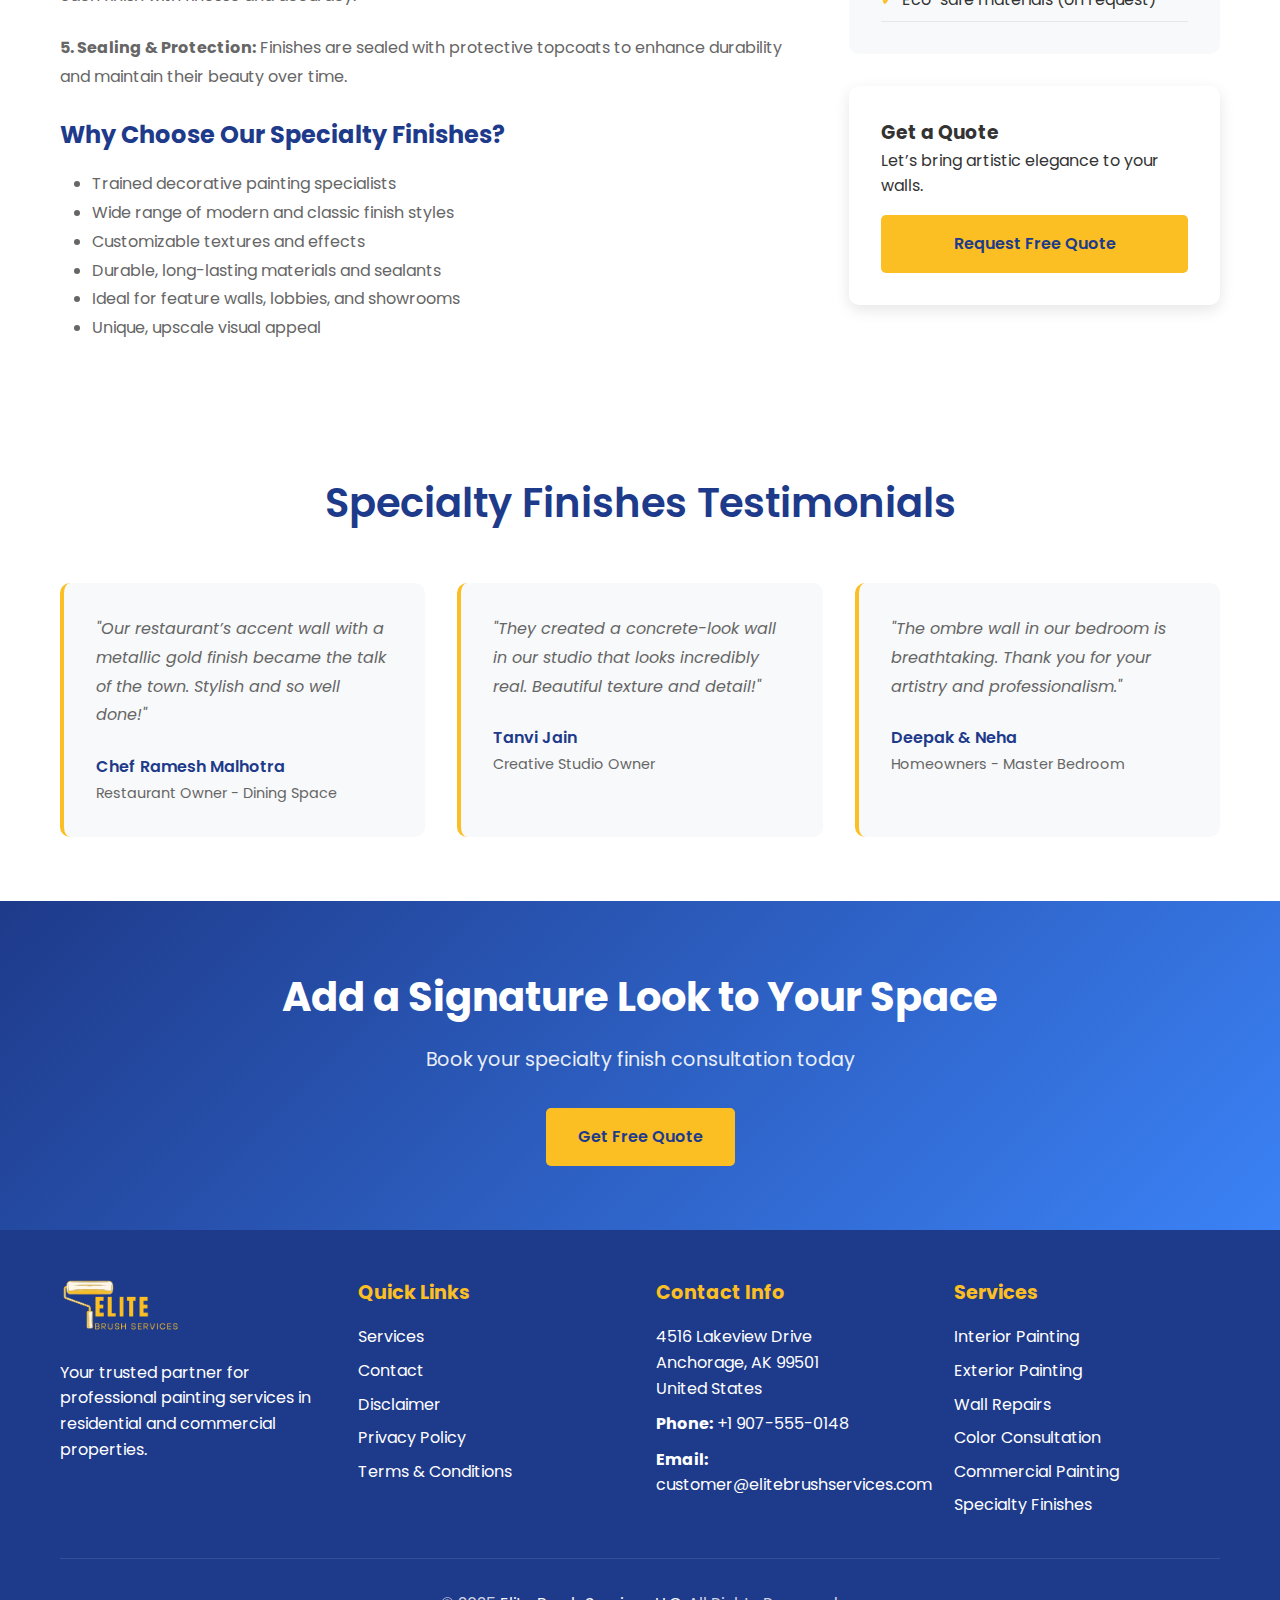
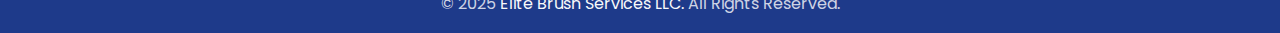
<file: speciality-finish.html>
<!DOCTYPE html>
<html lang="en">
<head>
    <meta charset="UTF-8">
    <meta name="viewport" content="width=device-width, initial-scale=1.0">
    <title>Elite Brush Services - Professional Painting Services</title>
    <meta name="description" content="Elite Brush Services offers professional residential and commercial painting services including interior/exterior painting, wall repairs, and color consultation.">
    <link href="https://fonts.googleapis.com/css2?family=Poppins:wght@300;400;500;600;700&display=swap" rel="stylesheet">
    <link rel="stylesheet" href="styles.css">
    <link rel="shortcut icon" href="uploads/renovation.png" type="image/x-icon">
    <style>
        /* Basic styling */
.header {
    background: #1e3a8a;
    color: #fff;
    padding: 15px 0;
}
.header .container {
    display: flex;
    justify-content: space-between;
    align-items: center;
    flex-wrap: wrap;
}
.nav-brand h1 {
    margin: 0;
    font-size: 24px;
}
.nav-menu {
    list-style: none;
    display: flex;
    gap: 20px;
    margin: 0;
    padding: 0;
}
.nav-link {
    color: white;
    text-decoration: none;
}
.nav-link.active {
    font-weight: bold;
    text-decoration: underline;
}

/* Toggle button (hamburger) */
.menu-toggle {
    display: none;
    font-size: 28px;
    cursor: pointer;
    color: white;
}

/* Responsive styles */
@media (max-width: 768px) {
    .menu-toggle {
        display: block;
    }

    .nav {
        width: 100%;
        display: none;
    }

    .nav-menu {
        flex-direction: column;
        background: #444;
        padding: 10px;
    }

    .nav-menu li {
        margin-bottom: 10px;
    }

    .nav.active {
        display: block;
    }
}

    </style>
</head>
<body>
   <header class="header">
    <div class="container">
        <div class="nav-brand">
           <a href="index.html"> <img src="uploads/Painting-logo.png" alt="" width="35%"></a>
        </div>
        <div class="menu-toggle" id="menu-toggle">
            &#9776;
        </div>
        <nav class="nav" id="nav">
            <ul class="nav-menu">
                <li><a href="index.html" class="nav-link active">Home</a></li>
                <li><a href="index.html#about" class="nav-link">About</a></li>
                <li><a href="index.html#services" class="nav-link">Services</a></li>
                <li><a href="index.html#contact" class="nav-link">Contact</a></li>
            </ul>
        </nav>
    </div>
</header>

<main>
    <section class="page-header">
        <div class="container">
            <h1>Specialty Finishes</h1>
            <p>Create striking effects and signature looks with our decorative painting techniques</p>
        </div>
    </section>

    <section class="page-content">
        <div class="container">
            <div class="service-detail">
                <div class="service-main">
                    <img src="uploads/Specialty Finishes.jpg" alt="Specialty finishes service">

                    <h2>Custom Specialty Finishes</h2>
                    <p>If you're looking to make a bold design statement or add a touch of luxury, our specialty finishes offer a unique way to elevate your space. From textured walls to faux finishes, metallics, and more, we provide artistic painting techniques that transform walls into works of art.</p>

                    <p>Whether you want a dramatic accent wall, a rustic patina, or a modern concrete look, our experts deliver precision and creativity to bring your vision to life. Perfect for both residential and commercial spaces, specialty finishes add dimension, character, and elegance to any environment.</p>

                    <h2>Our Specialty Finish Process</h2>
                    <p><strong>1. Design Consultation:</strong> We begin by exploring finish styles, textures, and inspirations that fit your space and taste.</p>

                    <p><strong>2. Sample Presentation:</strong> We create finish samples on-site or boards so you can visualize your options before committing.</p>

                    <p><strong>3. Surface Preparation:</strong> A clean and properly primed surface ensures the specialty materials bond well and last long.</p>

                    <p><strong>4. Artistic Application:</strong> Our trained artists use specific tools and layering techniques to apply each finish with finesse and accuracy.</p>

                    <p><strong>5. Sealing & Protection:</strong> Finishes are sealed with protective topcoats to enhance durability and maintain their beauty over time.</p>

                    <h2>Why Choose Our Specialty Finishes?</h2>
                    <ul style="color: #666; line-height: 1.8; margin-left: 2rem; margin-bottom: 2rem;">
                        <li>Trained decorative painting specialists</li>
                        <li>Wide range of modern and classic finish styles</li>
                        <li>Customizable textures and effects</li>
                        <li>Durable, long-lasting materials and sealants</li>
                        <li>Ideal for feature walls, lobbies, and showrooms</li>
                        <li>Unique, upscale visual appeal</li>
                    </ul>
                </div>

                <div class="service-sidebar">
                    <div class="service-features">
                        <h3>Available Finishes</h3>
                        <ul>
                            <li>Venetian plaster</li>
                            <li>Metallic & pearlescent effects</li>
                            <li>Concrete & stone textures</li>
                            <li>Rustic patina & weathered looks</li>
                            <li>Ombre & gradient blends</li>
                            <li>Marbleized finishes</li>
                            <li>Chalkboard & writable walls</li>
                            <li>Faux wood or brick effects</li>
                        </ul>
                    </div>

                    <div class="service-features">
                        <h3>Ideal For</h3>
                        <ul>
                            <li>Accent walls</li>
                            <li>Feature ceilings</li>
                            <li>Hotel lobbies & lounges</li>
                            <li>Showrooms and retail interiors</li>
                            <li>Restaurants & cafes</li>
                            <li>Home entryways & dining areas</li>
                            <li>Offices & creative studios</li>
                            <li>Reception areas</li>
                        </ul>
                    </div>

                    <div class="service-features">
                        <h3>Materials Used</h3>
                        <ul>
                            <li>Plaster-based compounds</li>
                            <li>Specialty metallic paints</li>
                            <li>Texture mediums and glazes</li>
                            <li>Stains and washes</li>
                            <li>Protective topcoats</li>
                            <li>Eco-safe materials (on request)</li>
                        </ul>
                    </div>

                    <div class="contact-form" style="margin-top: 2rem;">
                        <h3>Get a Quote</h3>
                        <p>Let’s bring artistic elegance to your walls.</p>
                        <a href="index.html#contact" class="btn btn-primary" style="display: block; text-align: center; margin-top: 1rem;">Request Free Quote</a>
                    </div>
                </div>
            </div>
        </div>
    </section>

    <section class="testimonials">
        <div class="container">
            <h2 class="section-title">Specialty Finishes Testimonials</h2>
            <div class="testimonials-grid">
                <div class="testimonial-card">
                    <div class="testimonial-content">
                        <p>"Our restaurant’s accent wall with a metallic gold finish became the talk of the town. Stylish and so well done!"</p>
                    </div>
                    <div class="testimonial-author">
                        <h4>Chef Ramesh Malhotra</h4>
                        <span>Restaurant Owner - Dining Space</span>
                    </div>
                </div>
                <div class="testimonial-card">
                    <div class="testimonial-content">
                        <p>"They created a concrete-look wall in our studio that looks incredibly real. Beautiful texture and detail!"</p>
                    </div>
                    <div class="testimonial-author">
                        <h4>Tanvi Jain</h4>
                        <span>Creative Studio Owner</span>
                    </div>
                </div>
                <div class="testimonial-card">
                    <div class="testimonial-content">
                        <p>"The ombre wall in our bedroom is breathtaking. Thank you for your artistry and professionalism."</p>
                    </div>
                    <div class="testimonial-author">
                        <h4>Deepak & Neha</h4>
                        <span>Homeowners - Master Bedroom</span>
                    </div>
                </div>
            </div>
        </div>
    </section>

    <section class="cta">
        <div class="container">
            <div class="cta-content">
                <h2>Add a Signature Look to Your Space</h2>
                <p>Book your specialty finish consultation today</p>
                <a href="index.html#contact" class="btn btn-primary">Get Free Quote</a>
            </div>
        </div>
    </section>
</main>


    <footer class="footer">
        <div class="container">
            <div class="footer-content">
                <div class="footer-section">
                     <a href="index.html"> <img src="uploads/Painting-logo.png" alt="" width="45%" style="margin-bottom: 20px;"></a>
                    <p>Your trusted partner for professional painting services in residential and commercial properties.</p>
                </div>
                <div class="footer-section">
                    <h3>Quick Links</h3>
                    <ul>
                      
                        <li><a href="index.html#services">Services</a></li>
                        <li><a href="index.html#contact">Contact</a></li>
                          <li><a href="disclaimer.html">Disclaimer</a></li>
                          <li><a href="privacy-policy.html">Privacy Policy</a></li>
                        <li><a href="terms-conditions.html">Terms & Conditions</a></li>
                    </ul>
                </div>
             <div class="footer-section">
    <h3>Contact Info</h3>
    <p style="margin-bottom: 10px;">4516 Lakeview Drive<br>
    Anchorage, AK 99501<br>
    United States</p>
    
    <p style="margin-bottom: 10px;">
        <strong>Phone:</strong> 
        <a href="tel:+19075550148" style="color: inherit; text-decoration: none;">
            +1 907-555-0148
        </a>
    </p>

    <p style="margin-bottom: 10px;">
        <strong>Email:</strong> 
        <a href="mailto:customer@elitebrushservices.com" style="color: inherit; text-decoration: none;">
            customer@elitebrushservices.com
        </a>
    </p>
</div>

                <div class="footer-section">
                    <h3>Services</h3>
                    <ul>
                        <li><a href="interior-painting.html">Interior Painting</a></li>
                        <li><a href="exterior-painting.html">Exterior Painting</a></li>
                        <li><a href="wall-repair.html">Wall Repairs</a></li>
                        <li><a href="color-consultaion.html">Color Consultation</a></li>
                        <li><a href="commercial-painting.html">Commercial Painting</a></li>
                        <li><a href="speciality-finish.html">Specialty Finishes</a></li>
                    </ul>
                </div>
            </div>
            <div class="footer-bottom">
                <p>&copy; 2025 <a href="https://elitebrushservices.com" target="_blank" style="text-decoration: none; color: #f8f9fa;">Elite Brush Services LLC. </a>All Rights Reserved.</p>
            </div>
        </div>
    </footer>
    <script>
    const toggle = document.getElementById('menu-toggle');
    const nav = document.getElementById('nav');

    toggle.addEventListener('click', () => {
        nav.classList.toggle('active');
    });
</script>

</body>
</html>
</file>
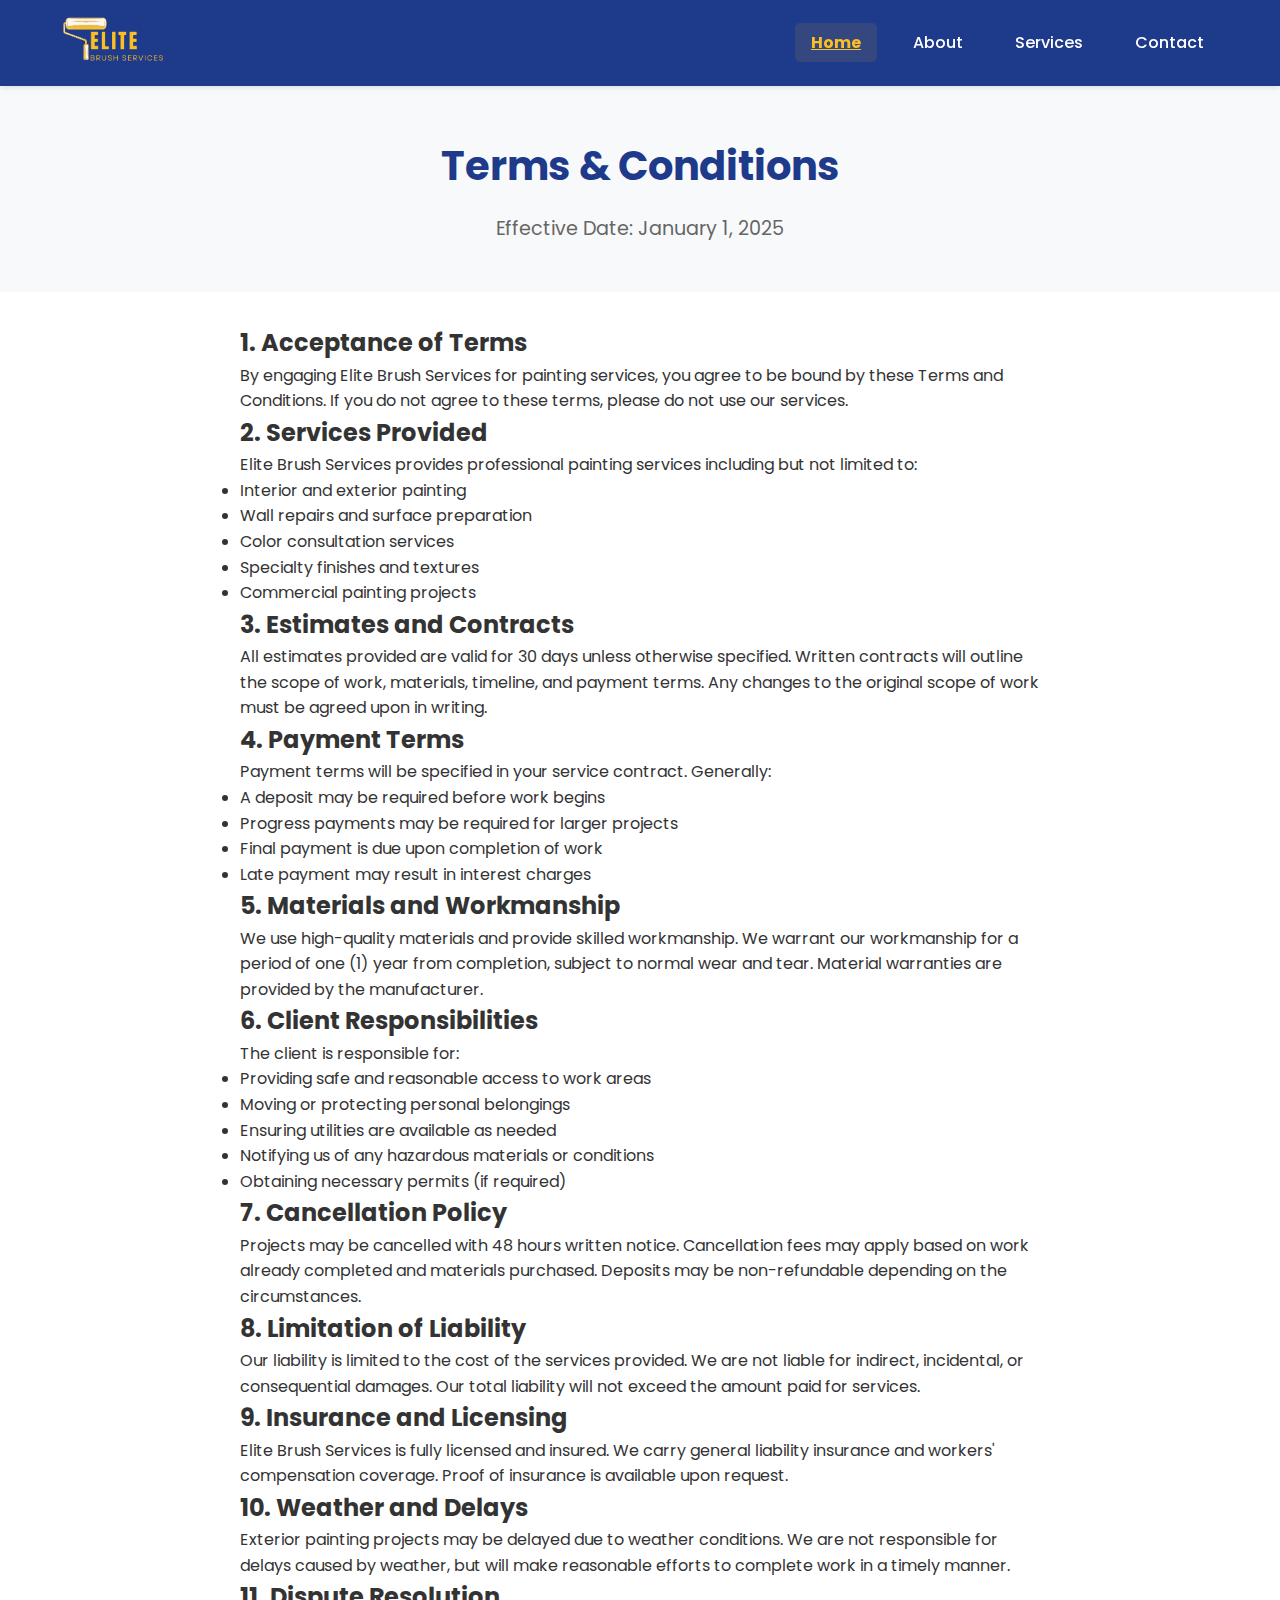
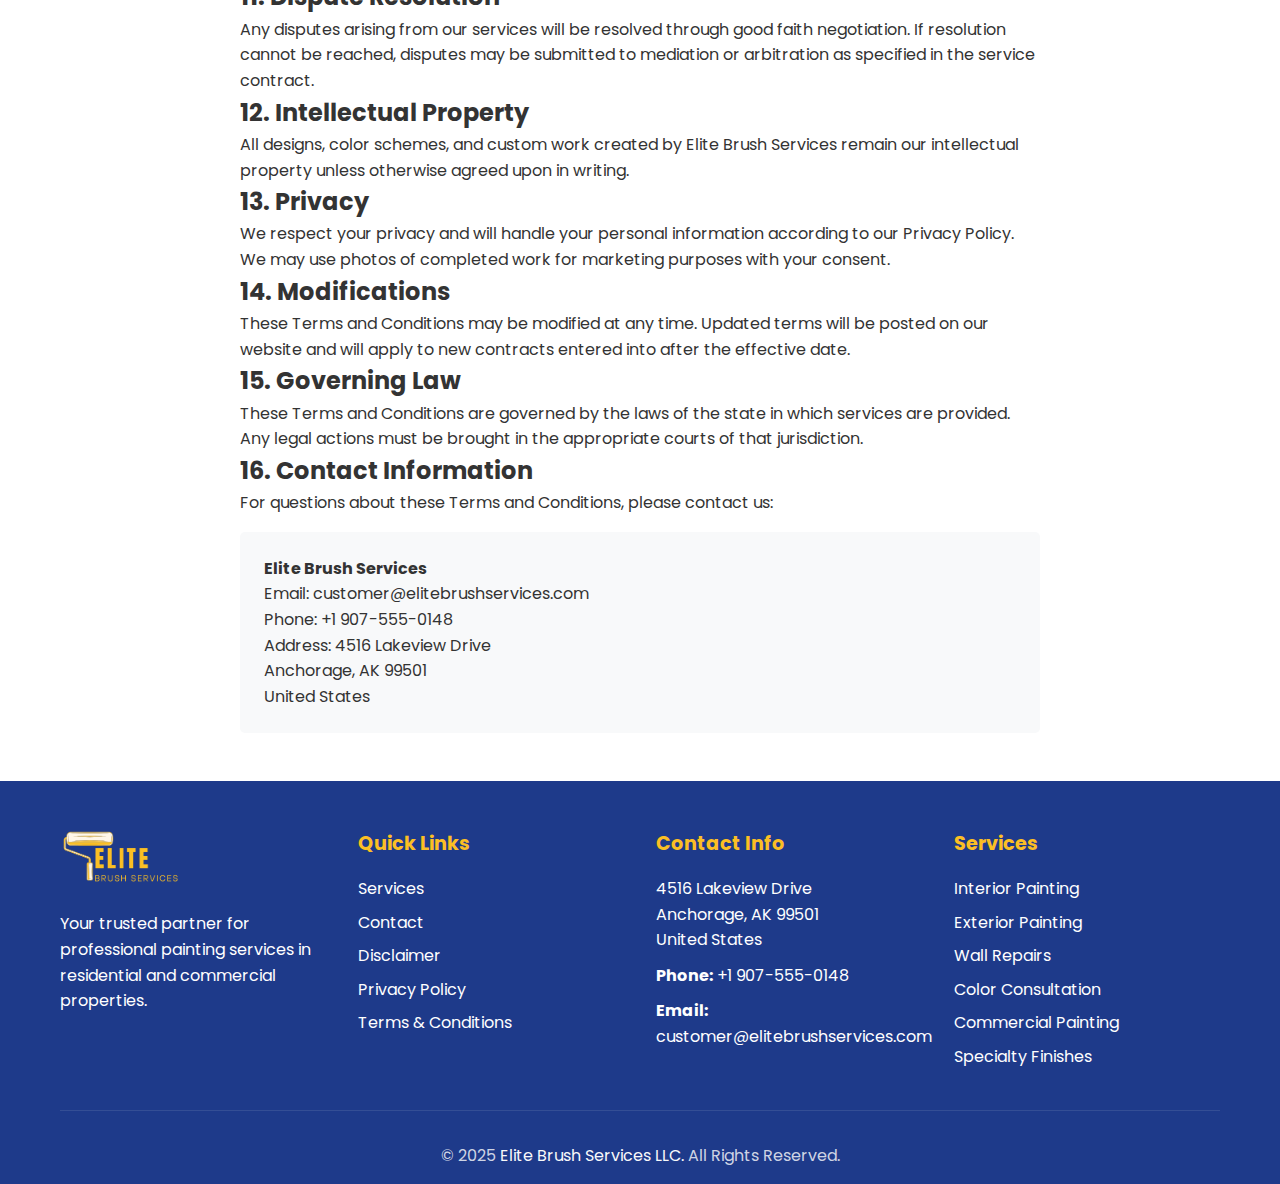
<file: terms-conditions.html>
<!DOCTYPE html>
<html lang="en">
<head>
    <meta charset="UTF-8">
    <meta name="viewport" content="width=device-width, initial-scale=1.0">
    <title>Elite Brush Services - Professional Painting Services</title>
    <meta name="description" content="Elite Brush Services offers professional residential and commercial painting services including interior/exterior painting, wall repairs, and color consultation.">
    <link href="https://fonts.googleapis.com/css2?family=Poppins:wght@300;400;500;600;700&display=swap" rel="stylesheet">
    <link rel="stylesheet" href="styles.css">
    <link rel="shortcut icon" href="uploads/renovation.png" type="image/x-icon">
    <style>
        /* Basic styling */
.header {
    background: #1e3a8a;
    color: #fff;
    padding: 15px 0;
}
.header .container {
    display: flex;
    justify-content: space-between;
    align-items: center;
    flex-wrap: wrap;
}
.nav-brand h1 {
    margin: 0;
    font-size: 24px;
}
.nav-menu {
    list-style: none;
    display: flex;
    gap: 20px;
    margin: 0;
    padding: 0;
}
.nav-link {
    color: white;
    text-decoration: none;
}
.nav-link.active {
    font-weight: bold;
    text-decoration: underline;
}

/* Toggle button (hamburger) */
.menu-toggle {
    display: none;
    font-size: 28px;
    cursor: pointer;
    color: white;
}

/* Responsive styles */
@media (max-width: 768px) {
    .menu-toggle {
        display: block;
    }

    .nav {
        width: 100%;
        display: none;
    }

    .nav-menu {
        flex-direction: column;
        background: #444;
        padding: 10px;
    }

    .nav-menu li {
        margin-bottom: 10px;
    }

    .nav.active {
        display: block;
    }
}

    </style>
</head>
<body>
   <header class="header">
    <div class="container">
        <div class="nav-brand">
           <a href="index.html"> <img src="uploads/Painting-logo.png" alt="" width="35%"></a>
        </div>
        <div class="menu-toggle" id="menu-toggle">
            &#9776;
        </div>
        <nav class="nav" id="nav">
            <ul class="nav-menu">
                <li><a href="index.html" class="nav-link active">Home</a></li>
                <li><a href="index.html#about" class="nav-link">About</a></li>
                <li><a href="index.html#services" class="nav-link">Services</a></li>
                <li><a href="index.html#contact" class="nav-link">Contact</a></li>
            </ul>
        </nav>
    </div>
</header>

    <main>
        <section class="page-header">
            <div class="container">
                <h1>Terms & Conditions</h1>
                <p>Effective Date: January 1, 2025</p>
            </div>
        </section>

        <section class="page-content">
            <div class="container">
                <div style="max-width: 800px; margin: 0 auto;">
                    <h2>1. Acceptance of Terms</h2>
                    <p>By engaging Elite Brush Services for painting services, you agree to be bound by these Terms and Conditions. If you do not agree to these terms, please do not use our services.</p>

                    <h2>2. Services Provided</h2>
                    <p>Elite Brush Services provides professional painting services including but not limited to:</p>
                    <ul>
                        <li>Interior and exterior painting</li>
                        <li>Wall repairs and surface preparation</li>
                        <li>Color consultation services</li>
                        <li>Specialty finishes and textures</li>
                        <li>Commercial painting projects</li>
                    </ul>

                    <h2>3. Estimates and Contracts</h2>
                    <p>All estimates provided are valid for 30 days unless otherwise specified. Written contracts will outline the scope of work, materials, timeline, and payment terms. Any changes to the original scope of work must be agreed upon in writing.</p>

                    <h2>4. Payment Terms</h2>
                    <p>Payment terms will be specified in your service contract. Generally:</p>
                    <ul>
                        <li>A deposit may be required before work begins</li>
                        <li>Progress payments may be required for larger projects</li>
                        <li>Final payment is due upon completion of work</li>
                        <li>Late payment may result in interest charges</li>
                    </ul>

                    <h2>5. Materials and Workmanship</h2>
                    <p>We use high-quality materials and provide skilled workmanship. We warrant our workmanship for a period of one (1) year from completion, subject to normal wear and tear. Material warranties are provided by the manufacturer.</p>

                    <h2>6. Client Responsibilities</h2>
                    <p>The client is responsible for:</p>
                    <ul>
                        <li>Providing safe and reasonable access to work areas</li>
                        <li>Moving or protecting personal belongings</li>
                        <li>Ensuring utilities are available as needed</li>
                        <li>Notifying us of any hazardous materials or conditions</li>
                        <li>Obtaining necessary permits (if required)</li>
                    </ul>

                    <h2>7. Cancellation Policy</h2>
                    <p>Projects may be cancelled with 48 hours written notice. Cancellation fees may apply based on work already completed and materials purchased. Deposits may be non-refundable depending on the circumstances.</p>

                    <h2>8. Limitation of Liability</h2>
                    <p>Our liability is limited to the cost of the services provided. We are not liable for indirect, incidental, or consequential damages. Our total liability will not exceed the amount paid for services.</p>

                    <h2>9. Insurance and Licensing</h2>
                    <p>Elite Brush Services is fully licensed and insured. We carry general liability insurance and workers' compensation coverage. Proof of insurance is available upon request.</p>

                    <h2>10. Weather and Delays</h2>
                    <p>Exterior painting projects may be delayed due to weather conditions. We are not responsible for delays caused by weather, but will make reasonable efforts to complete work in a timely manner.</p>

                    <h2>11. Dispute Resolution</h2>
                    <p>Any disputes arising from our services will be resolved through good faith negotiation. If resolution cannot be reached, disputes may be submitted to mediation or arbitration as specified in the service contract.</p>

                    <h2>12. Intellectual Property</h2>
                    <p>All designs, color schemes, and custom work created by Elite Brush Services remain our intellectual property unless otherwise agreed upon in writing.</p>

                    <h2>13. Privacy</h2>
                    <p>We respect your privacy and will handle your personal information according to our Privacy Policy. We may use photos of completed work for marketing purposes with your consent.</p>

                    <h2>14. Modifications</h2>
                    <p>These Terms and Conditions may be modified at any time. Updated terms will be posted on our website and will apply to new contracts entered into after the effective date.</p>

                    <h2>15. Governing Law</h2>
                    <p>These Terms and Conditions are governed by the laws of the state in which services are provided. Any legal actions must be brought in the appropriate courts of that jurisdiction.</p>

                    <h2>16. Contact Information</h2>
                    <p>For questions about these Terms and Conditions, please contact us:</p>
                   <div style="background: #f8f9fa; padding: 1.5rem; border-radius: 5px; margin: 1rem 0;">
    <p>
        <strong>Elite Brush Services</strong><br>
        Email: 
        <a href="mailto:customer@elitebrushservices.com" style="color: inherit; text-decoration: none;">
            customer@elitebrushservices.com
        </a><br>
        Phone: 
        <a href="tel:+19075550148" style="color: inherit; text-decoration: none;">
            +1 907-555-0148
        </a><br>
        Address: 4516 Lakeview Drive<br>
        Anchorage, AK 99501<br>
        United States
    </p>
</div>

                </div>
            </div>
        </section>
    </main>

     <footer class="footer">
        <div class="container">
            <div class="footer-content">
                <div class="footer-section">
                     <a href="index.html"> <img src="uploads/Painting-logo.png" alt="" width="45%" style="margin-bottom: 20px;"></a>
                    <p>Your trusted partner for professional painting services in residential and commercial properties.</p>
                </div>
                <div class="footer-section">
                    <h3>Quick Links</h3>
                    <ul>
                       
                        <li><a href="index.html#services">Services</a></li>
                        <li><a href="index.html#contact">Contact</a></li>
                          <li><a href="disclaimer.html">Disclaimer</a></li>
                          <li><a href="privacy-policy.html">Privacy Policy</a></li>
                        <li><a href="terms-conditions.html">Terms & Conditions</a></li>
                    </ul>
                </div>
             <div class="footer-section">
    <h3>Contact Info</h3>
    <p style="margin-bottom: 10px;">4516 Lakeview Drive<br>
    Anchorage, AK 99501<br>
    United States</p>
    
    <p style="margin-bottom: 10px;">
        <strong>Phone:</strong> 
        <a href="tel:+19075550148" style="color: inherit; text-decoration: none;">
            +1 907-555-0148
        </a>
    </p>

    <p style="margin-bottom: 10px;">
        <strong>Email:</strong> 
        <a href="mailto:customer@elitebrushservices.com" style="color: inherit; text-decoration: none;">
            customer@elitebrushservices.com
        </a>
    </p>
</div>

                <div class="footer-section">
                    <h3>Services</h3>
                    <ul>
                        <li><a href="interior-painting.html">Interior Painting</a></li>
                        <li><a href="exterior-painting.html">Exterior Painting</a></li>
                        <li><a href="wall-repair.html">Wall Repairs</a></li>
                        <li><a href="color-consultaion.html">Color Consultation</a></li>
                        <li><a href="commercial-painting.html">Commercial Painting</a></li>
                        <li><a href="speciality-finish.html">Specialty Finishes</a></li>
                    </ul>
                </div>
            </div>
            <div class="footer-bottom">
                <p>&copy; 2025 <a href="https://elitebrushservices.com" target="_blank" style="text-decoration: none; color: #f8f9fa;">Elite Brush Services LLC. </a>All Rights Reserved.</p>
            </div>
        </div>
    </footer>
    <script>
    const toggle = document.getElementById('menu-toggle');
    const nav = document.getElementById('nav');

    toggle.addEventListener('click', () => {
        nav.classList.toggle('active');
    });
</script>

</body>
</html>
</file>
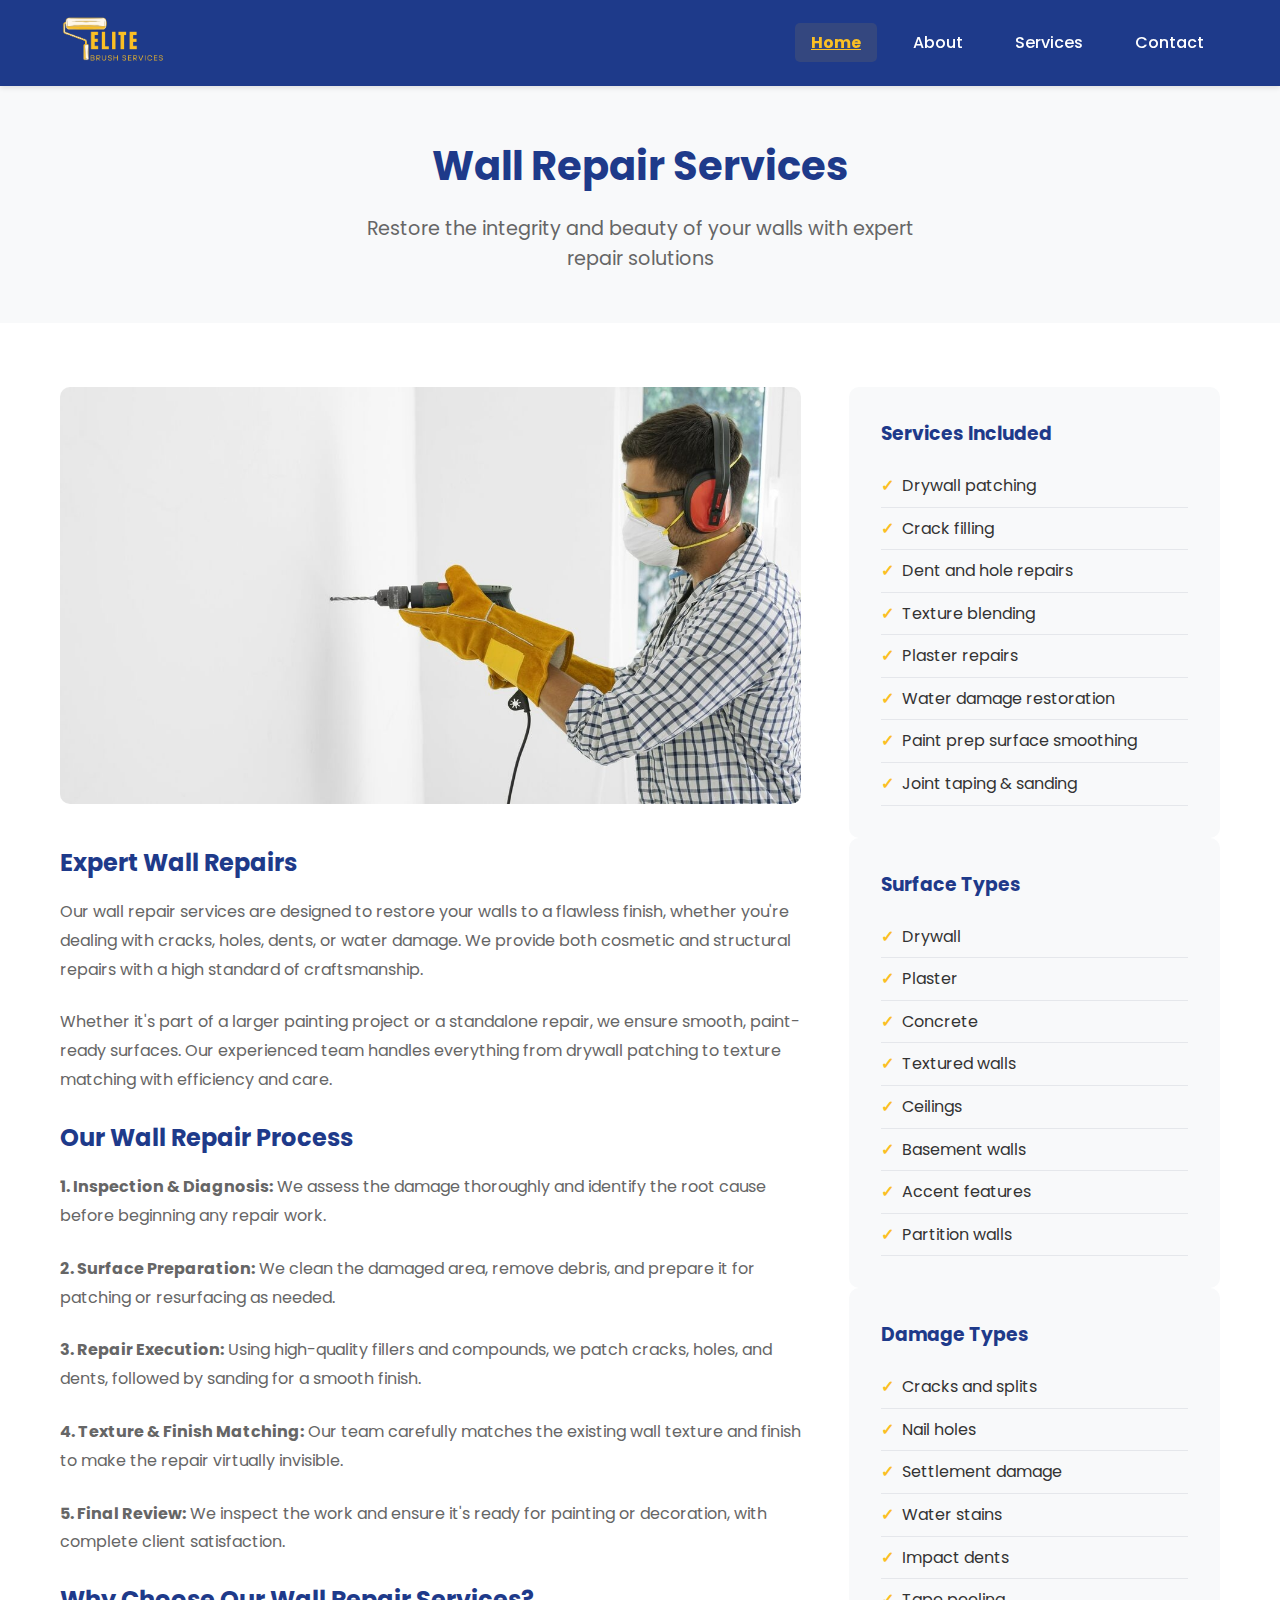
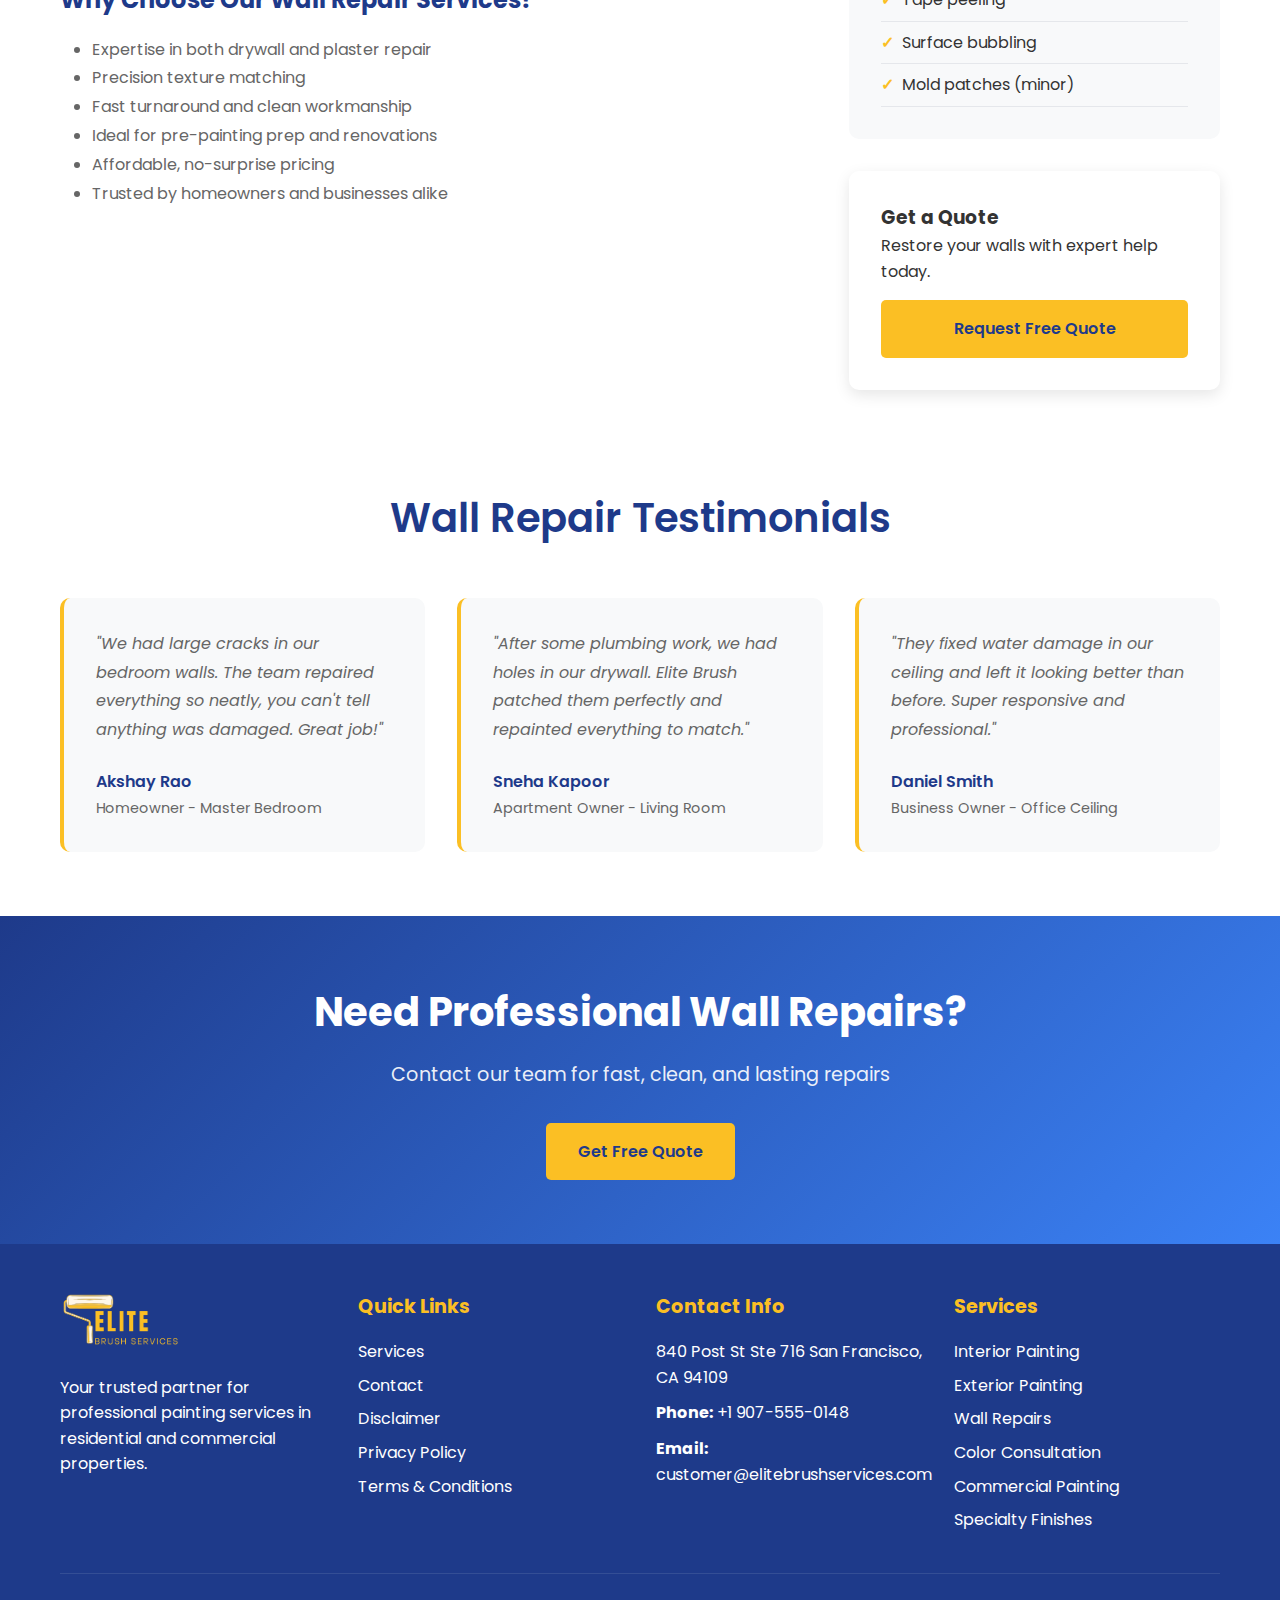
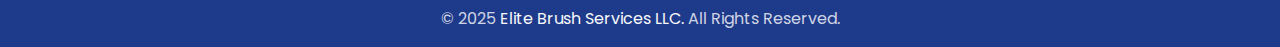
<file: wall-repair.html>
<!DOCTYPE html>
<html lang="en">
<head>
    <meta charset="UTF-8">
    <meta name="viewport" content="width=device-width, initial-scale=1.0">
    <title>Elite Brush Services - Professional Painting Services</title>
    <meta name="description" content="Elite Brush Services offers professional residential and commercial painting services including interior/exterior painting, wall repairs, and color consultation.">
    <link href="https://fonts.googleapis.com/css2?family=Poppins:wght@300;400;500;600;700&display=swap" rel="stylesheet">
    <link rel="stylesheet" href="styles.css">
    <link rel="shortcut icon" href="uploads/renovation.png" type="image/x-icon">
    <style>
        /* Basic styling */
.header {
    background: #1e3a8a;
    color: #fff;
    padding: 15px 0;
}
.header .container {
    display: flex;
    justify-content: space-between;
    align-items: center;
    flex-wrap: wrap;
}
.nav-brand h1 {
    margin: 0;
    font-size: 24px;
}
.nav-menu {
    list-style: none;
    display: flex;
    gap: 20px;
    margin: 0;
    padding: 0;
}
.nav-link {
    color: white;
    text-decoration: none;
}
.nav-link.active {
    font-weight: bold;
    text-decoration: underline;
}

/* Toggle button (hamburger) */
.menu-toggle {
    display: none;
    font-size: 28px;
    cursor: pointer;
    color: white;
}

/* Responsive styles */
@media (max-width: 768px) {
    .menu-toggle {
        display: block;
    }

    .nav {
        width: 100%;
        display: none;
    }

    .nav-menu {
        flex-direction: column;
        background: #444;
        padding: 10px;
    }

    .nav-menu li {
        margin-bottom: 10px;
    }

    .nav.active {
        display: block;
    }
}

    </style>
</head>
<body>
   <header class="header">
    <div class="container">
        <div class="nav-brand">
           <a href="index.html"> <img src="uploads/Painting-logo.png" alt="" width="35%"></a>
        </div>
        <div class="menu-toggle" id="menu-toggle">
            &#9776;
        </div>
        <nav class="nav" id="nav">
            <ul class="nav-menu">
                <li><a href="index.html" class="nav-link active">Home</a></li>
                <li><a href="index.html#about" class="nav-link">About</a></li>
                <li><a href="index.html#services" class="nav-link">Services</a></li>
                <li><a href="index.html#contact" class="nav-link">Contact</a></li>
            </ul>
        </nav>
    </div>
</header>

  <main>
    <section class="page-header">
        <div class="container">
            <h1>Wall Repair Services</h1>
            <p>Restore the integrity and beauty of your walls with expert repair solutions</p>
        </div>
    </section>

    <section class="page-content">
        <div class="container">
            <div class="service-detail">
                <div class="service-main">
                    <img src="uploads/Wall Repairs.jpg" alt="Wall repair service">

                    <h2>Expert Wall Repairs</h2>
                    <p>Our wall repair services are designed to restore your walls to a flawless finish, whether you're dealing with cracks, holes, dents, or water damage. We provide both cosmetic and structural repairs with a high standard of craftsmanship.</p>

                    <p>Whether it's part of a larger painting project or a standalone repair, we ensure smooth, paint-ready surfaces. Our experienced team handles everything from drywall patching to texture matching with efficiency and care.</p>

                    <h2>Our Wall Repair Process</h2>
                    <p><strong>1. Inspection & Diagnosis:</strong> We assess the damage thoroughly and identify the root cause before beginning any repair work.</p>

                    <p><strong>2. Surface Preparation:</strong> We clean the damaged area, remove debris, and prepare it for patching or resurfacing as needed.</p>

                    <p><strong>3. Repair Execution:</strong> Using high-quality fillers and compounds, we patch cracks, holes, and dents, followed by sanding for a smooth finish.</p>

                    <p><strong>4. Texture & Finish Matching:</strong> Our team carefully matches the existing wall texture and finish to make the repair virtually invisible.</p>

                    <p><strong>5. Final Review:</strong> We inspect the work and ensure it's ready for painting or decoration, with complete client satisfaction.</p>

                    <h2>Why Choose Our Wall Repair Services?</h2>
                    <ul style="color: #666; line-height: 1.8; margin-left: 2rem; margin-bottom: 2rem;">
                        <li>Expertise in both drywall and plaster repair</li>
                        <li>Precision texture matching</li>
                        <li>Fast turnaround and clean workmanship</li>
                        <li>Ideal for pre-painting prep and renovations</li>
                        <li>Affordable, no-surprise pricing</li>
                        <li>Trusted by homeowners and businesses alike</li>
                    </ul>
                </div>

                <div class="service-sidebar">
                    <div class="service-features">
                        <h3>Services Included</h3>
                        <ul>
                            <li>Drywall patching</li>
                            <li>Crack filling</li>
                            <li>Dent and hole repairs</li>
                            <li>Texture blending</li>
                            <li>Plaster repairs</li>
                            <li>Water damage restoration</li>
                            <li>Paint prep surface smoothing</li>
                            <li>Joint taping & sanding</li>
                        </ul>
                    </div>

                    <div class="service-features">
                        <h3>Surface Types</h3>
                        <ul>
                            <li>Drywall</li>
                            <li>Plaster</li>
                            <li>Concrete</li>
                            <li>Textured walls</li>
                            <li>Ceilings</li>
                            <li>Basement walls</li>
                            <li>Accent features</li>
                            <li>Partition walls</li>
                        </ul>
                    </div>

                    <div class="service-features">
                        <h3>Damage Types</h3>
                        <ul>
                            <li>Cracks and splits</li>
                            <li>Nail holes</li>
                            <li>Settlement damage</li>
                            <li>Water stains</li>
                            <li>Impact dents</li>
                            <li>Tape peeling</li>
                            <li>Surface bubbling</li>
                            <li>Mold patches (minor)</li>
                        </ul>
                    </div>

                    <div class="contact-form" style="margin-top: 2rem;">
                        <h3>Get a Quote</h3>
                        <p>Restore your walls with expert help today.</p>
                        <a href="index.html#contact" class="btn btn-primary" style="display: block; text-align: center; margin-top: 1rem;">Request Free Quote</a>
                    </div>
                </div>
            </div>
        </div>
    </section>

    <section class="testimonials">
        <div class="container">
            <h2 class="section-title">Wall Repair Testimonials</h2>
            <div class="testimonials-grid">
                <div class="testimonial-card">
                    <div class="testimonial-content">
                        <p>"We had large cracks in our bedroom walls. The team repaired everything so neatly, you can't tell anything was damaged. Great job!"</p>
                    </div>
                    <div class="testimonial-author">
                        <h4>Akshay Rao</h4>
                        <span>Homeowner - Master Bedroom</span>
                    </div>
                </div>
                <div class="testimonial-card">
                    <div class="testimonial-content">
                        <p>"After some plumbing work, we had holes in our drywall. Elite Brush patched them perfectly and repainted everything to match."</p>
                    </div>
                    <div class="testimonial-author">
                        <h4>Sneha Kapoor</h4>
                        <span>Apartment Owner - Living Room</span>
                    </div>
                </div>
                <div class="testimonial-card">
                    <div class="testimonial-content">
                        <p>"They fixed water damage in our ceiling and left it looking better than before. Super responsive and professional."</p>
                    </div>
                    <div class="testimonial-author">
                        <h4>Daniel Smith</h4>
                        <span>Business Owner - Office Ceiling</span>
                    </div>
                </div>
            </div>
        </div>
    </section>

    <section class="cta">
        <div class="container">
            <div class="cta-content">
                <h2>Need Professional Wall Repairs?</h2>
                <p>Contact our team for fast, clean, and lasting repairs</p>
                <a href="index.html#contact" class="btn btn-primary">Get Free Quote</a>
            </div>
        </div>
    </section>
</main>

    <footer class="footer">
        <div class="container">
            <div class="footer-content">
                <div class="footer-section">
                     <a href="index.html"> <img src="uploads/Painting-logo.png" alt="" width="45%" style="margin-bottom: 20px;"></a>
                    <p>Your trusted partner for professional painting services in residential and commercial properties.</p>
                </div>
                <div class="footer-section">
                    <h3>Quick Links</h3>
                    <ul>
                      
                        <li><a href="index.html#services">Services</a></li>
                        <li><a href="index.html#contact">Contact</a></li>
                          <li><a href="disclaimer.html">Disclaimer</a></li>
                          <li><a href="privacy-policy.html">Privacy Policy</a></li>
                        <li><a href="terms-conditions.html">Terms & Conditions</a></li>
                    </ul>
                </div>
             <div class="footer-section">
    <h3>Contact Info</h3>
    <p style="margin-bottom: 10px;">840 Post St Ste 716 San Francisco, CA 94109</p>
    
    <p style="margin-bottom: 10px;">
        <strong>Phone:</strong> 
        <a href="tel:+19075550148" style="color: inherit; text-decoration: none;">
            +1 907-555-0148
        </a>
    </p>

    <p style="margin-bottom: 10px;">
        <strong>Email:</strong> 
        <a href="mailto:customer@elitebrushservices.com" style="color: inherit; text-decoration: none;">
            customer@elitebrushservices.com
        </a>
    </p>
</div>

                <div class="footer-section">
                    <h3>Services</h3>
                    <ul>
                        <li><a href="interior-painting.html">Interior Painting</a></li>
                        <li><a href="exterior-painting.html">Exterior Painting</a></li>
                        <li><a href="wall-repair.html">Wall Repairs</a></li>
                        <li><a href="color-consultaion.html">Color Consultation</a></li>
                        <li><a href="commercial-painting.html">Commercial Painting</a></li>
                        <li><a href="speciality-finish.html">Specialty Finishes</a></li>
                    </ul>
                </div>
            </div>
            <div class="footer-bottom">
                <p>&copy; 2025 <a href="https://elitebrushservices.com" target="_blank" style="text-decoration: none; color: #f8f9fa;">Elite Brush Services LLC. </a>All Rights Reserved.</p>
            </div>
        </div>
    </footer>
    <script>
    const toggle = document.getElementById('menu-toggle');
    const nav = document.getElementById('nav');

    toggle.addEventListener('click', () => {
        nav.classList.toggle('active');
    });
</script>

</body>
</html>
</file>
<file: styles.css>
/* Reset and Base Styles */
* {
    margin: 0;
    padding: 0;
    box-sizing: border-box;
}

body {
    font-family: 'Poppins', Arial, sans-serif;
    line-height: 1.6;
    color: #333;
    background-color: #ffffff;
}

.container {
    max-width: 1200px;
    margin: 0 auto;
    padding: 0 20px;
}

/* Header Styles */
.header {
    background: #1e3a8a;
    color: white;
    padding: 1rem 0;
    position: sticky;
    top: 0;
    z-index: 100;
    box-shadow: 0 2px 5px rgba(0,0,0,0.1);
}

.header .container {
    display: flex;
    justify-content: space-between;
    align-items: center;
}

.nav-brand h1 {
    font-size: 1.8rem;
    font-weight: 600;
    color: #fbbf24;
}

.nav-menu {
    display: flex;
    list-style: none;
    gap: 2rem;
}

.nav-link {
    color: white;
    text-decoration: none;
    font-weight: 500;
    transition: color 0.3s ease;
    padding: 0.5rem 1rem;
    border-radius: 5px;
}

.nav-link:hover,
.nav-link.active {
    color: #fbbf24;
    background: rgba(251, 191, 36, 0.1);
}

/* Hero Section */
.hero {
    background: linear-gradient(135deg, rgba(76, 103, 176, 0.66), rgba(30, 58, 138, 0.9)), url('uploads/about.png') center/cover;
    height: 70vh;
    display: flex;
    align-items: center;
    justify-content: center;
    text-align: center;
    color: white;
    position: relative;
}

.hero-content {
    max-width: 800px;
    padding: 2rem;
    z-index: 2;
}

.hero-title {
    font-size: 3.5rem;
    font-weight: 700;
    margin-bottom: 1rem;
    text-shadow: 2px 2px 4px rgba(0,0,0,0.3);
}

.hero-subtitle {
    font-size: 1.3rem;
    margin-bottom: 2rem;
    opacity: 0.9;
}

.hero-buttons {
    display: flex;
    gap: 1rem;
    justify-content: center;
    flex-wrap: wrap;
}

/* Button Styles */
.btn {
    display: inline-block;
    padding: 1rem 2rem;
    text-decoration: none;
    border-radius: 5px;
    font-weight: 600;
    transition: all 0.3s ease;
    cursor: pointer;
    border: none;
    font-size: 1rem;
}

.btn-primary {
    background: #fbbf24;
    color: #1e3a8a;
}

.btn-primary:hover {
    background: #f59e0b;
    transform: translateY(-2px);
    box-shadow: 0 5px 15px rgba(251, 191, 36, 0.3);
}

.btn-secondary {
    background: transparent;
    color: white;
    border: 2px solid white;
}

.btn-secondary:hover {
    background: white;
    color: #1e3a8a;
    transform: translateY(-2px);
}

/* Section Styles */
section {
    padding: 4rem 0;
}

.section-title {
    text-align: center;
    font-size: 2.5rem;
    font-weight: 600;
    margin-bottom: 3rem;
    color: #1e3a8a;
}

/* Services Preview */
.services-preview {
    background: #f8f9fa;
}

.services-grid {
    display: grid;
    grid-template-columns: repeat(auto-fit, minmax(280px, 1fr));
    gap: 2rem;
}

.service-card {
    background: white;
    padding: 2rem;
    border-radius: 10px;
    text-align: center;
    box-shadow: 0 5px 15px rgba(0,0,0,0.1);
    transition: transform 0.3s ease, box-shadow 0.3s ease;
}

.service-card:hover {
    transform: translateY(-5px);
    box-shadow: 0 10px 30px rgba(0,0,0,0.15);
}

.service-icon {
    font-size: 3rem;
    margin-bottom: 1rem;
}

.service-card h3 {
    font-size: 1.5rem;
    margin-bottom: 1rem;
    color: #1e3a8a;
}

.service-card p {
    color: #666;
    margin-bottom: 1.5rem;
}

.service-link {
    color: #fbbf24;
    text-decoration: none;
    font-weight: 600;
    transition: color 0.3s ease;
}

.service-link:hover {
    color: #f59e0b;
}

/* Why Choose Us */
.why-choose-us {
    background: white;
}

.features-grid {
    display: grid;
    grid-template-columns: repeat(auto-fit, minmax(250px, 1fr));
    gap: 2rem;
}

.feature-item {
    text-align: center;
    padding: 1.5rem;
}

.feature-icon {
    font-size: 3rem;
    color: #fbbf24;
    margin-bottom: 1rem;
}

.feature-item h3 {
    font-size: 1.3rem;
    margin-bottom: 1rem;
    color: #1e3a8a;
}

.feature-item p {
    color: #666;
}

/* About Preview */
.about-preview {
    background: #f8f9fa;
}

.about-content {
    display: grid;
    grid-template-columns: 1fr 1fr;
    gap: 4rem;
    align-items: center;
}

.about-text h2 {
    font-size: 2.5rem;
    margin-bottom: 1.5rem;
    color: #1e3a8a;
}

.about-text p {
    margin-bottom: 1.5rem;
    color: #666;
    line-height: 1.8;
}

.about-image img {
    width: 100%;
    border-radius: 10px;
    box-shadow: 0 10px 30px rgba(0,0,0,0.1);
}

/* Testimonials */
.testimonials {
    background: white;
}

.testimonials-grid {
    display: grid;
    grid-template-columns: repeat(auto-fit, minmax(300px, 1fr));
    gap: 2rem;
}

.testimonial-card {
    background: #f8f9fa;
    padding: 2rem;
    border-radius: 10px;
    border-left: 4px solid #fbbf24;
}

.testimonial-content p {
    font-style: italic;
    margin-bottom: 1.5rem;
    color: #666;
    line-height: 1.8;
}

.testimonial-author h4 {
    color: #1e3a8a;
    font-weight: 600;
}

.testimonial-author span {
    color: #666;
    font-size: 0.9rem;
}

/* Gallery */
.gallery {
    background: #f8f9fa;
}

.gallery-grid {
    display: grid;
    grid-template-columns: repeat(auto-fit, minmax(250px, 1fr));
    gap: 1.5rem;
}

.gallery-item {
    position: relative;
    overflow: hidden;
    border-radius: 10px;
    aspect-ratio: 1;
}

.gallery-item img {
    width: 100%;
    height: 100%;
    object-fit: cover;
    transition: transform 0.3s ease;
}

.gallery-item:hover img {
    transform: scale(1.1);
}

.gallery-overlay {
    position: absolute;
    bottom: 0;
    left: 0;
    right: 0;
    background: linear-gradient(transparent, rgba(30, 58, 138, 0.8));
    color: white;
    padding: 1.5rem;
    transform: translateY(100%);
    transition: transform 0.3s ease;
}

.gallery-item:hover .gallery-overlay {
    transform: translateY(0);
}

.gallery-overlay h3 {
    font-size: 1.2rem;
    font-weight: 600;
}

/* Call to Action */
.cta {
    background: linear-gradient(135deg, #1e3a8a, #3b82f6);
    color: white;
    text-align: center;
}

.cta-content h2 {
    font-size: 2.5rem;
    margin-bottom: 1rem;
}

.cta-content p {
    font-size: 1.2rem;
    margin-bottom: 2rem;
    opacity: 0.9;
}

/* Footer */
.footer {
    background: #1e3a8a;
    color: white;
    padding: 3rem 0 1rem;
}

.footer-content {
    display: grid;
    grid-template-columns: repeat(auto-fit, minmax(250px, 1fr));
    gap: 2rem;
    margin-bottom: 2rem;
}

.footer-section h3 {
    color: #fbbf24;
    margin-bottom: 1rem;
    font-size: 1.2rem;
}

.footer-section ul {
    list-style: none;
}

.footer-section ul li {
    margin-bottom: 0.5rem;
}

.footer-section a {
    color: white;
    text-decoration: none;
    transition: color 0.3s ease;
}

.footer-section a:hover {
    color: #fbbf24;
}

.footer-bottom {
    text-align: center;
    padding-top: 2rem;
    border-top: 1px solid rgba(255,255,255,0.1);
    color: rgba(255,255,255,0.8);
}

/* Contact Form Styles */
.contact-form {
    background: white;
    padding: 2rem;
    border-radius: 10px;
    box-shadow: 0 5px 15px rgba(0,0,0,0.1);
}

.form-group {
    margin-bottom: 1.5rem;
}

.form-group label {
    display: block;
    margin-bottom: 0.5rem;
    font-weight: 600;
    color: #1e3a8a;
}

.form-group input,
.form-group textarea,
.form-group select {
    width: 100%;
    padding: 0.75rem;
    border: 2px solid #e5e7eb;
    border-radius: 5px;
    font-size: 1rem;
    transition: border-color 0.3s ease;
}

.form-group input:focus,
.form-group textarea:focus,
.form-group select:focus {
    outline: none;
    border-color: #fbbf24;
    box-shadow: 0 0 0 3px rgba(251, 191, 36, 0.1);
}

.form-group textarea {
    resize: vertical;
    min-height: 120px;
}

/* Page Content */
.page-content {
    padding: 2rem 0;
    min-height: 60vh;
}

.page-header {
    background: #f8f9fa;
    padding: 3rem 0;
    text-align: center;
}

.page-header h1 {
    font-size: 2.5rem;
    color: #1e3a8a;
    margin-bottom: 1rem;
}

.page-header p {
    font-size: 1.2rem;
    color: #666;
    max-width: 600px;
    margin: 0 auto;
}

/* Service Detail Page */
.service-detail {
    display: grid;
    grid-template-columns: 2fr 1fr;
    gap: 3rem;
    margin-top: 2rem;
}

.service-main img {
    width: 100%;
    border-radius: 10px;
    margin-bottom: 2rem;
}

.service-main h2 {
    color: #1e3a8a;
    margin-bottom: 1rem;
}

.service-main p {
    color: #666;
    line-height: 1.8;
    margin-bottom: 1.5rem;
}

.service-features {
    background: #f8f9fa;
    padding: 2rem;
    border-radius: 10px;
}

.service-features h3 {
    color: #1e3a8a;
    margin-bottom: 1rem;
}

.service-features ul {
    list-style: none;
}

.service-features li {
    padding: 0.5rem 0;
    border-bottom: 1px solid #e5e7eb;
}

.service-features li:before {
    content: "✓";
    color: #fbbf24;
    font-weight: bold;
    margin-right: 0.5rem;
}

/* Responsive Design */
@media (max-width: 768px) {
    .nav-menu {
        flex-direction: column;
        gap: 1rem;
    }
    
    .hero-title {
        font-size: 2.5rem;
    }
    
    .hero-subtitle {
        font-size: 1.1rem;
    }
    
    .hero-buttons {
        flex-direction: column;
        align-items: center;
    }
    
    .about-content {
        grid-template-columns: 1fr;
        gap: 2rem;
    }
    
    .service-detail {
        grid-template-columns: 1fr;
        gap: 2rem;
    }
    
    .section-title {
        font-size: 2rem;
    }
    
    .container {
        padding: 0 15px;
    }
}

@media (max-width: 480px) {
    .header .container {
        flex-direction: column;
        gap: 1rem;
    }
    
    .hero-title {
        font-size: 2rem;
    }
    
    .hero-subtitle {
        font-size: 1rem;
    }
    
    .footer-content {
        grid-template-columns: 1fr;
    }
}
</file>
